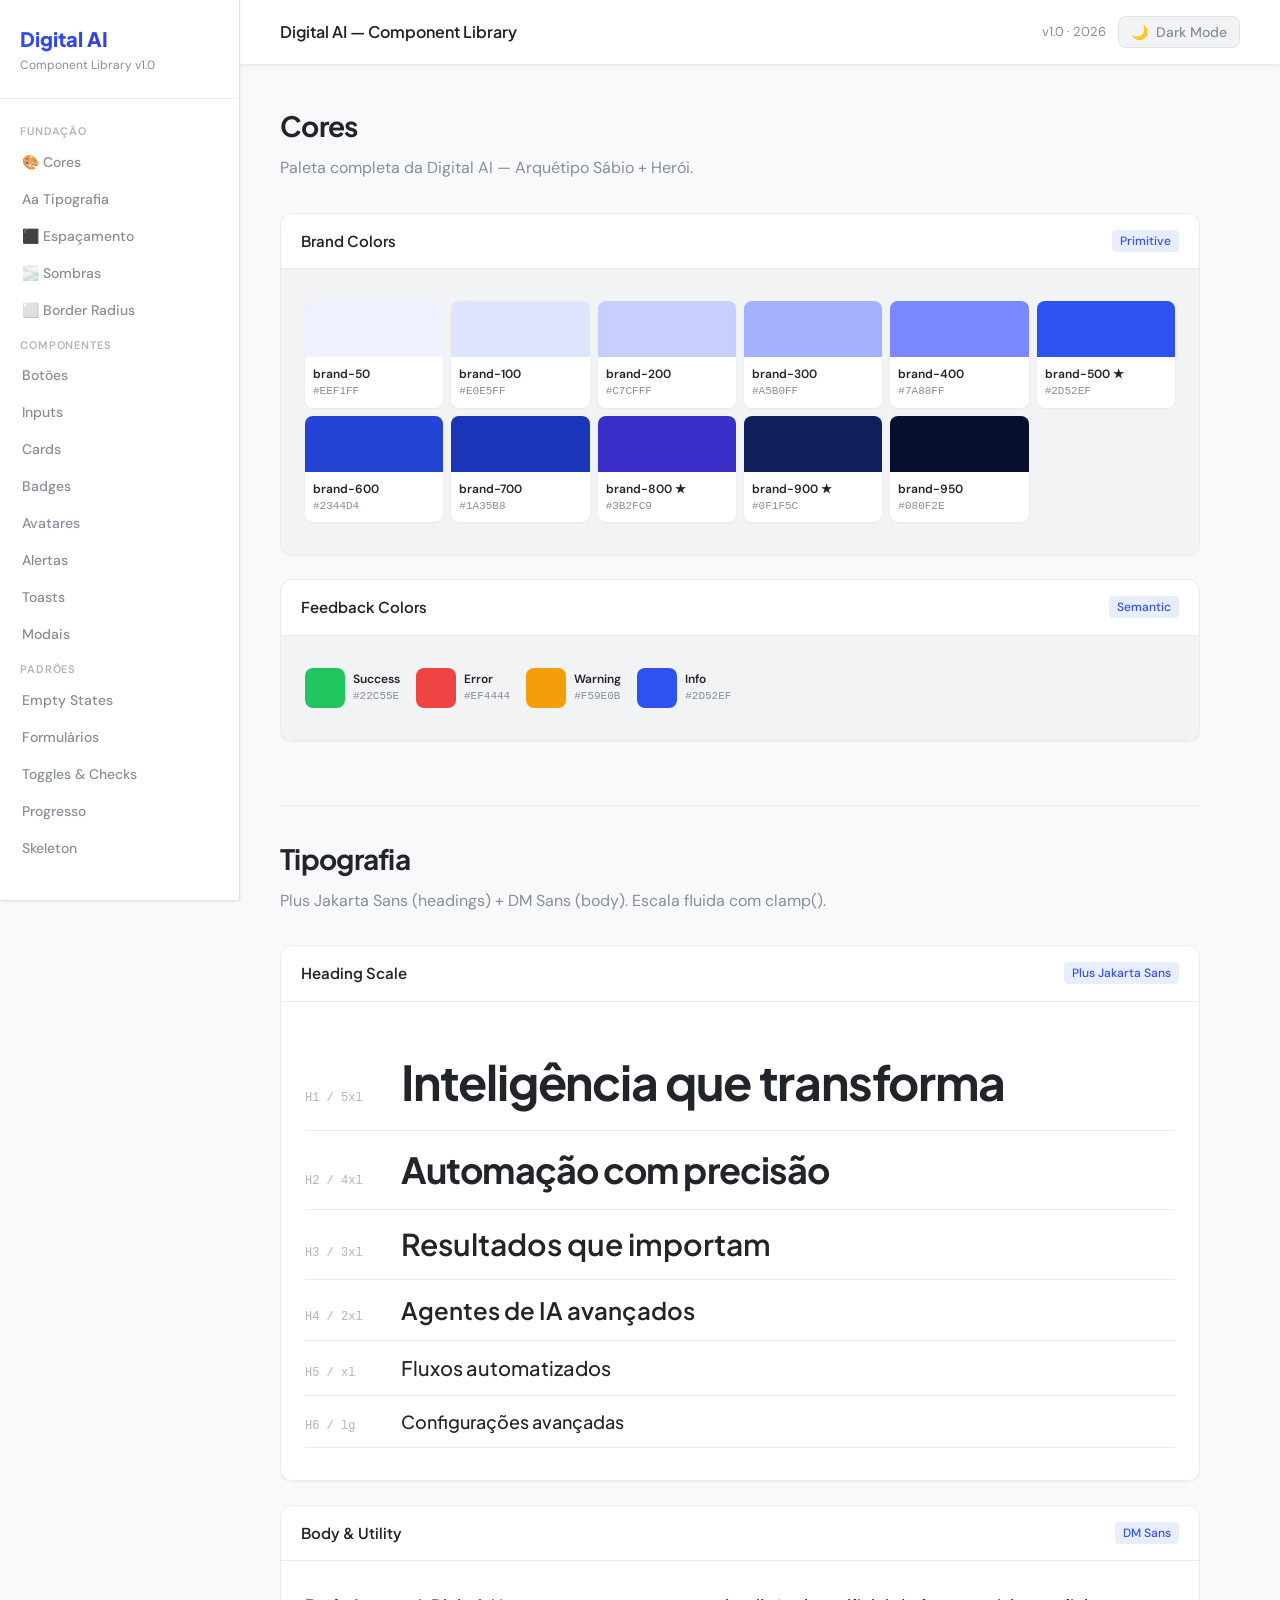
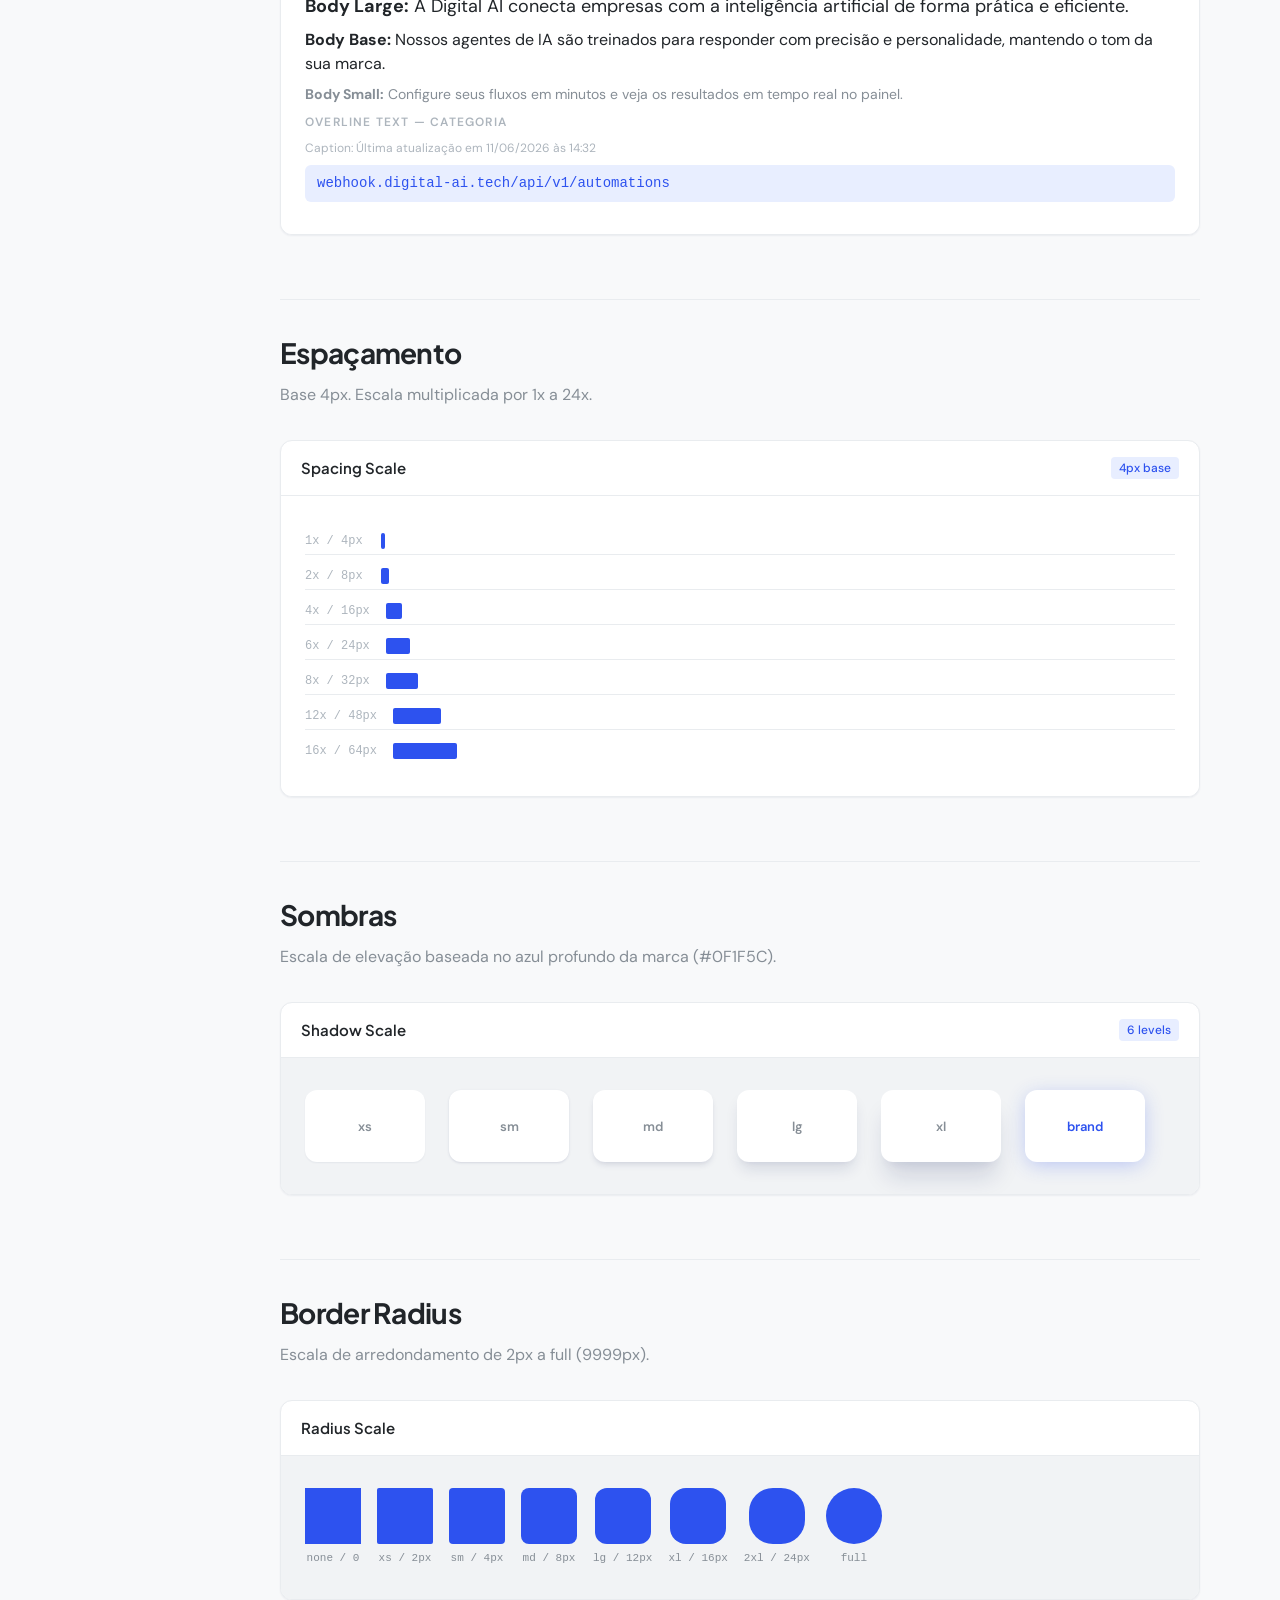
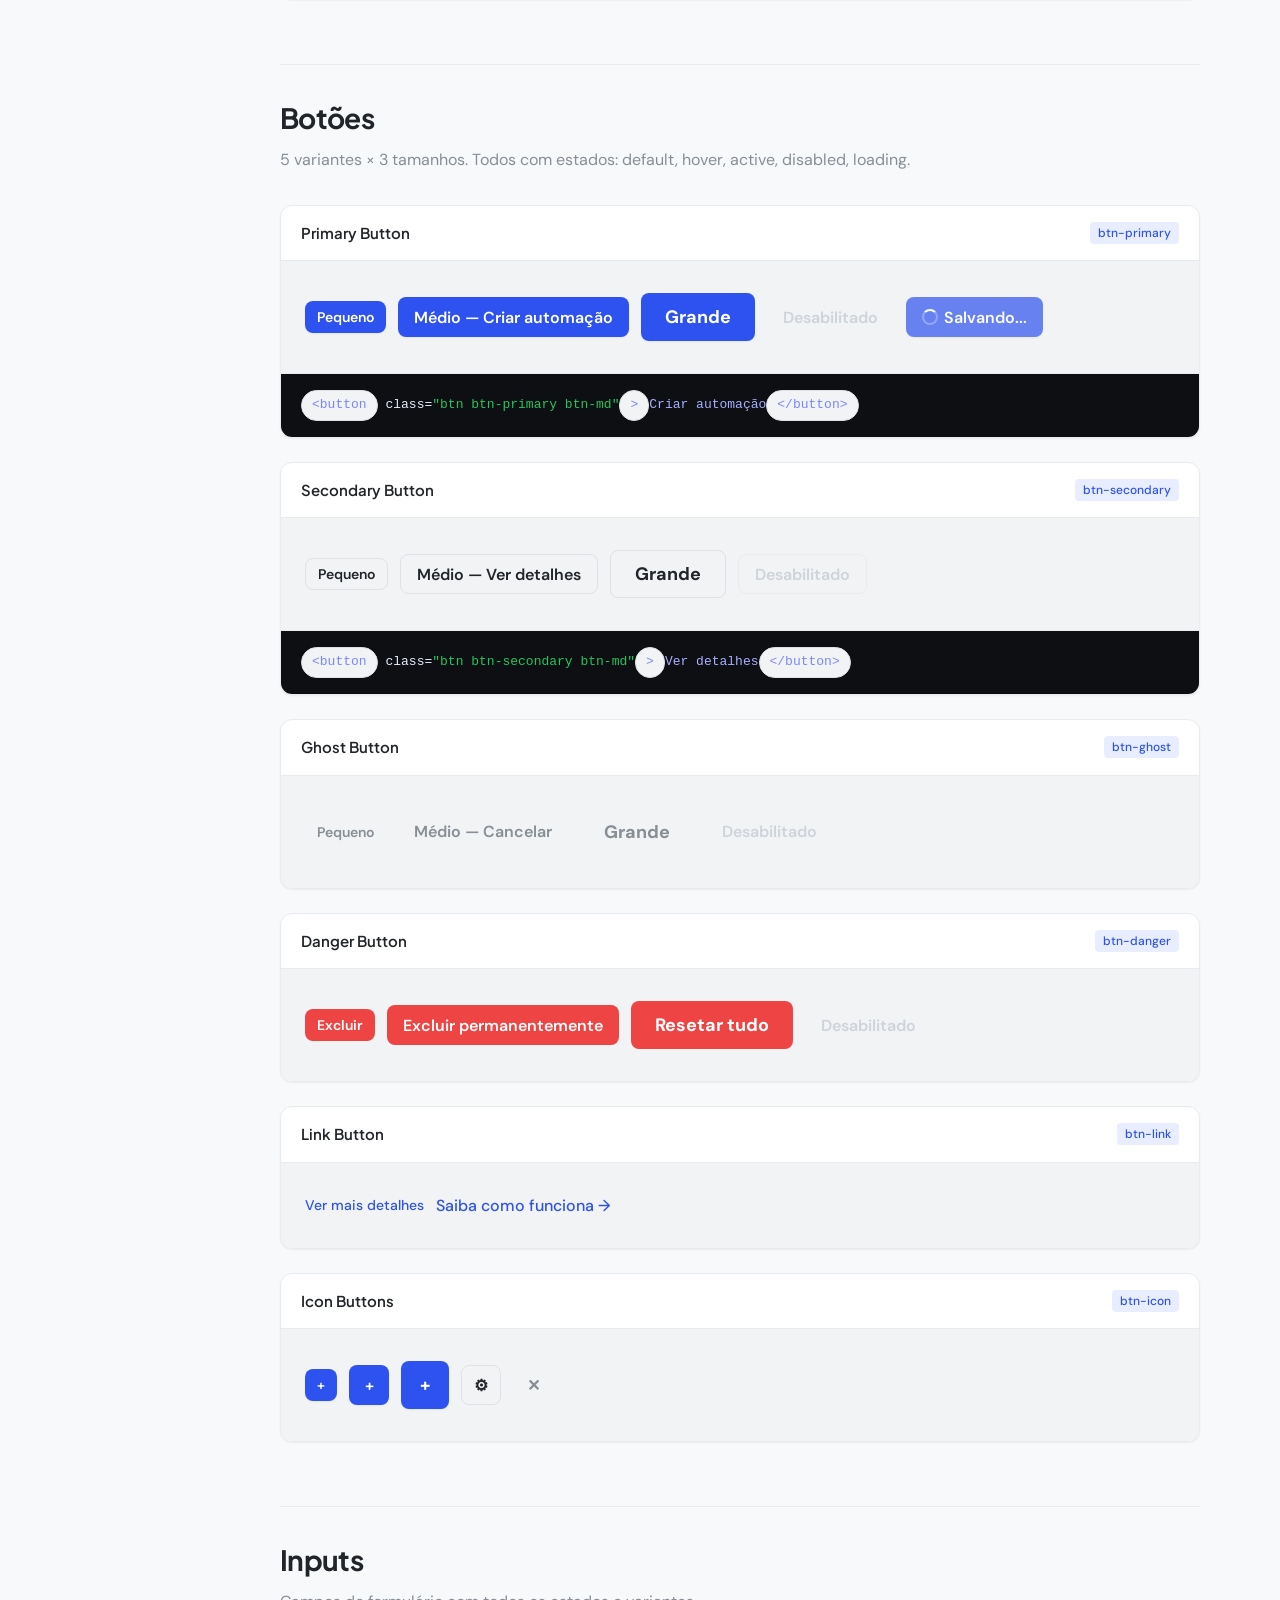
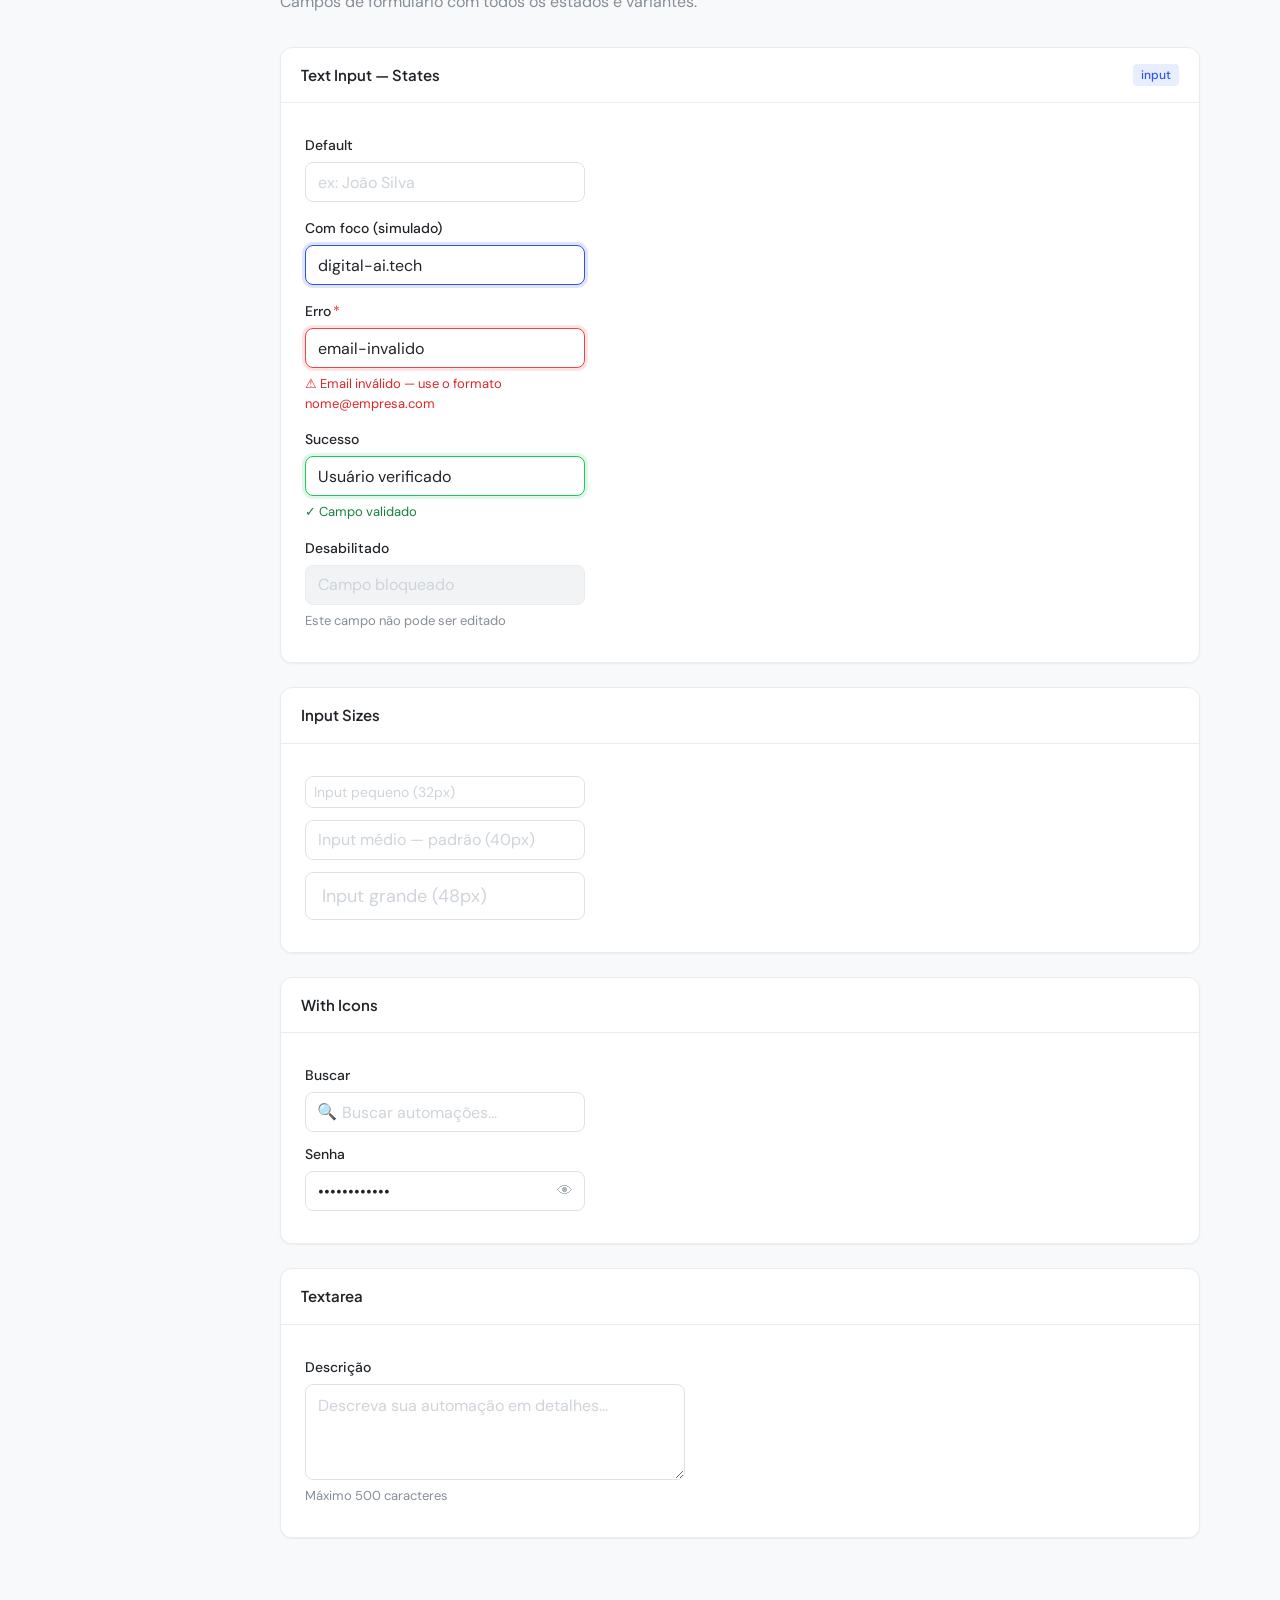
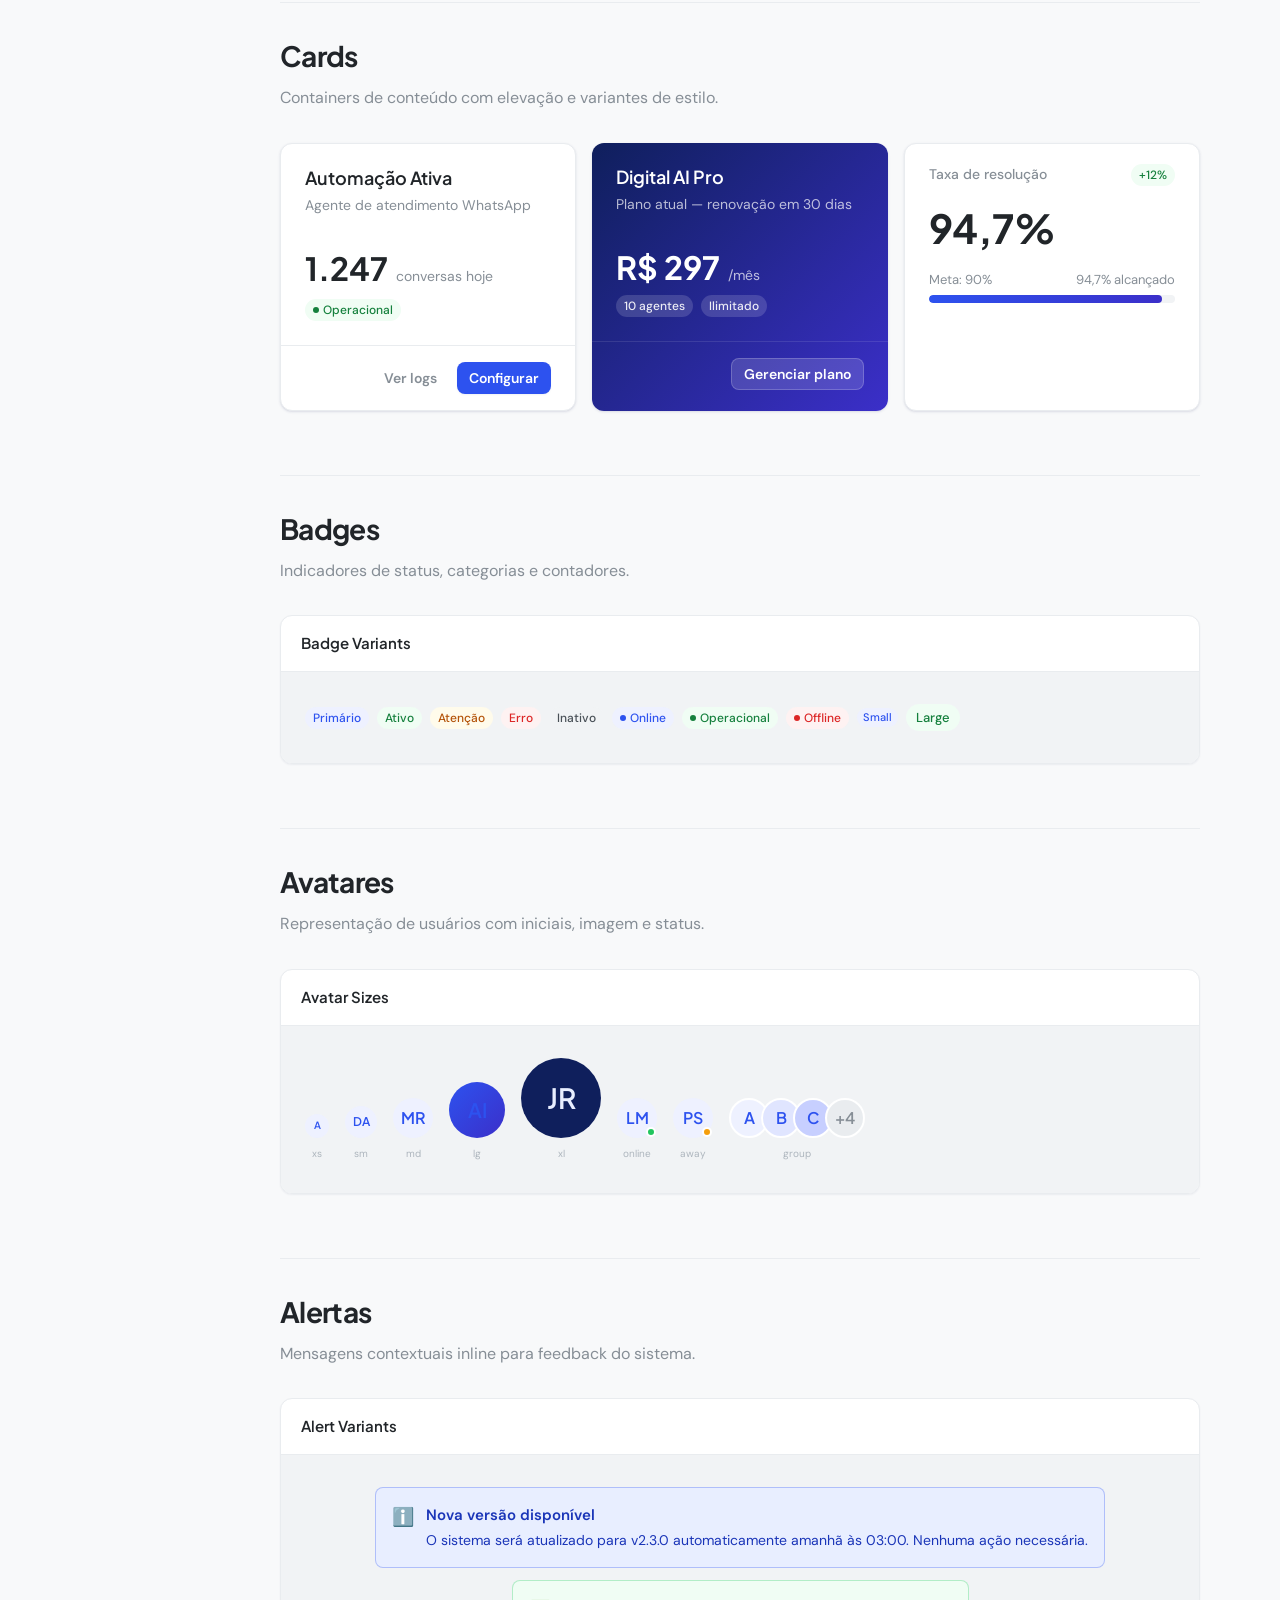
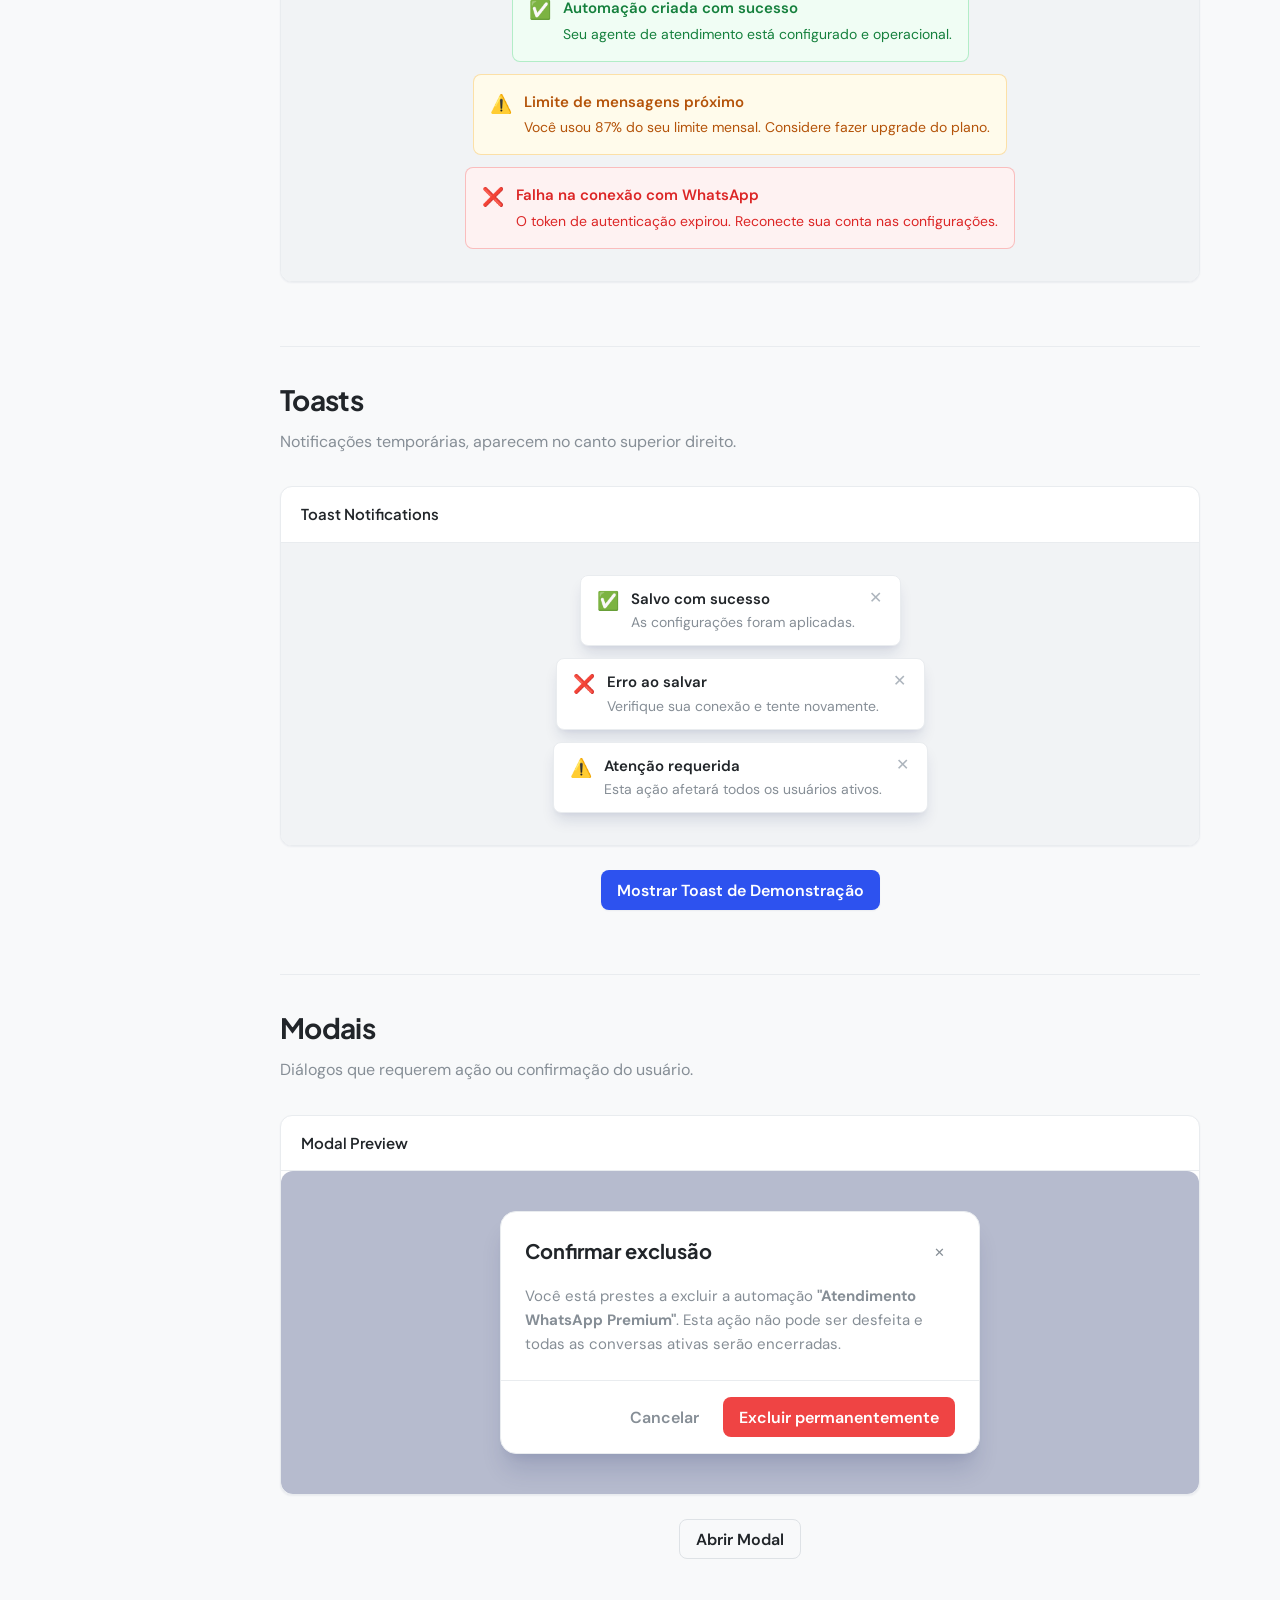
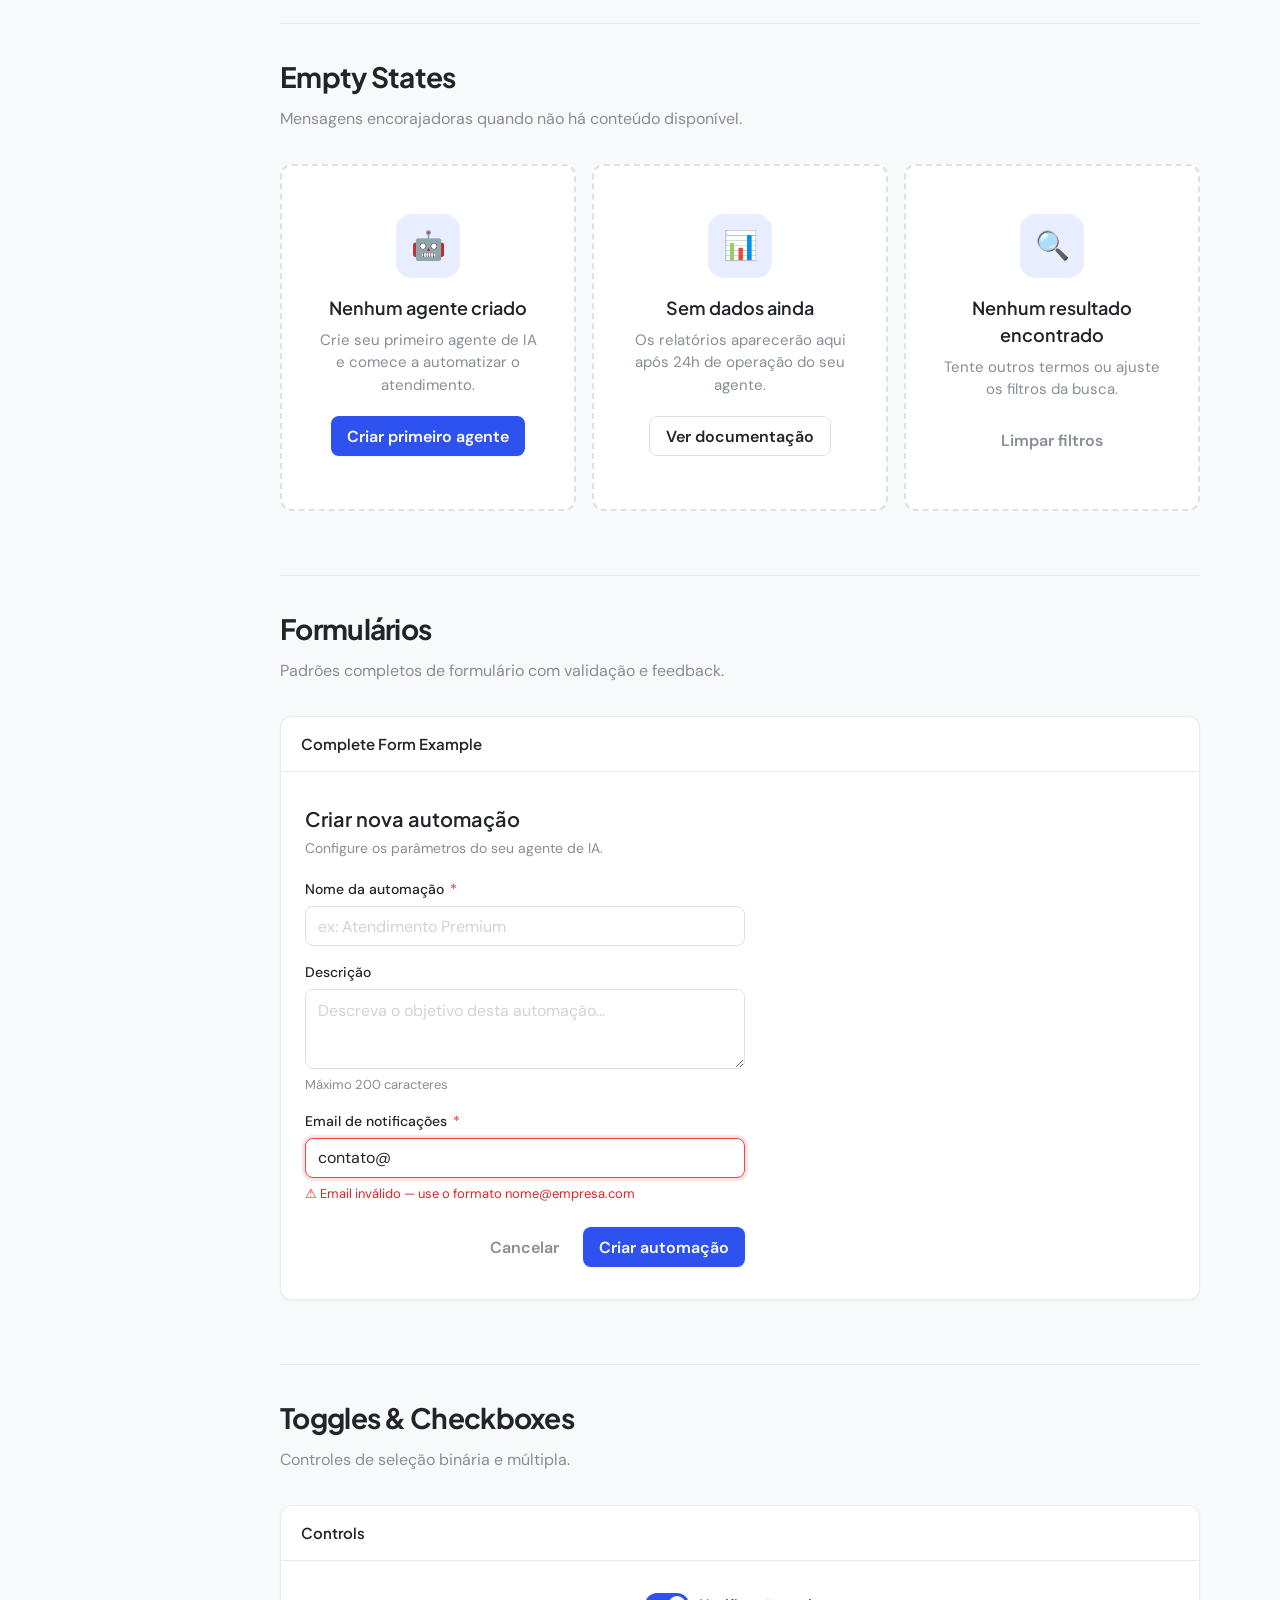
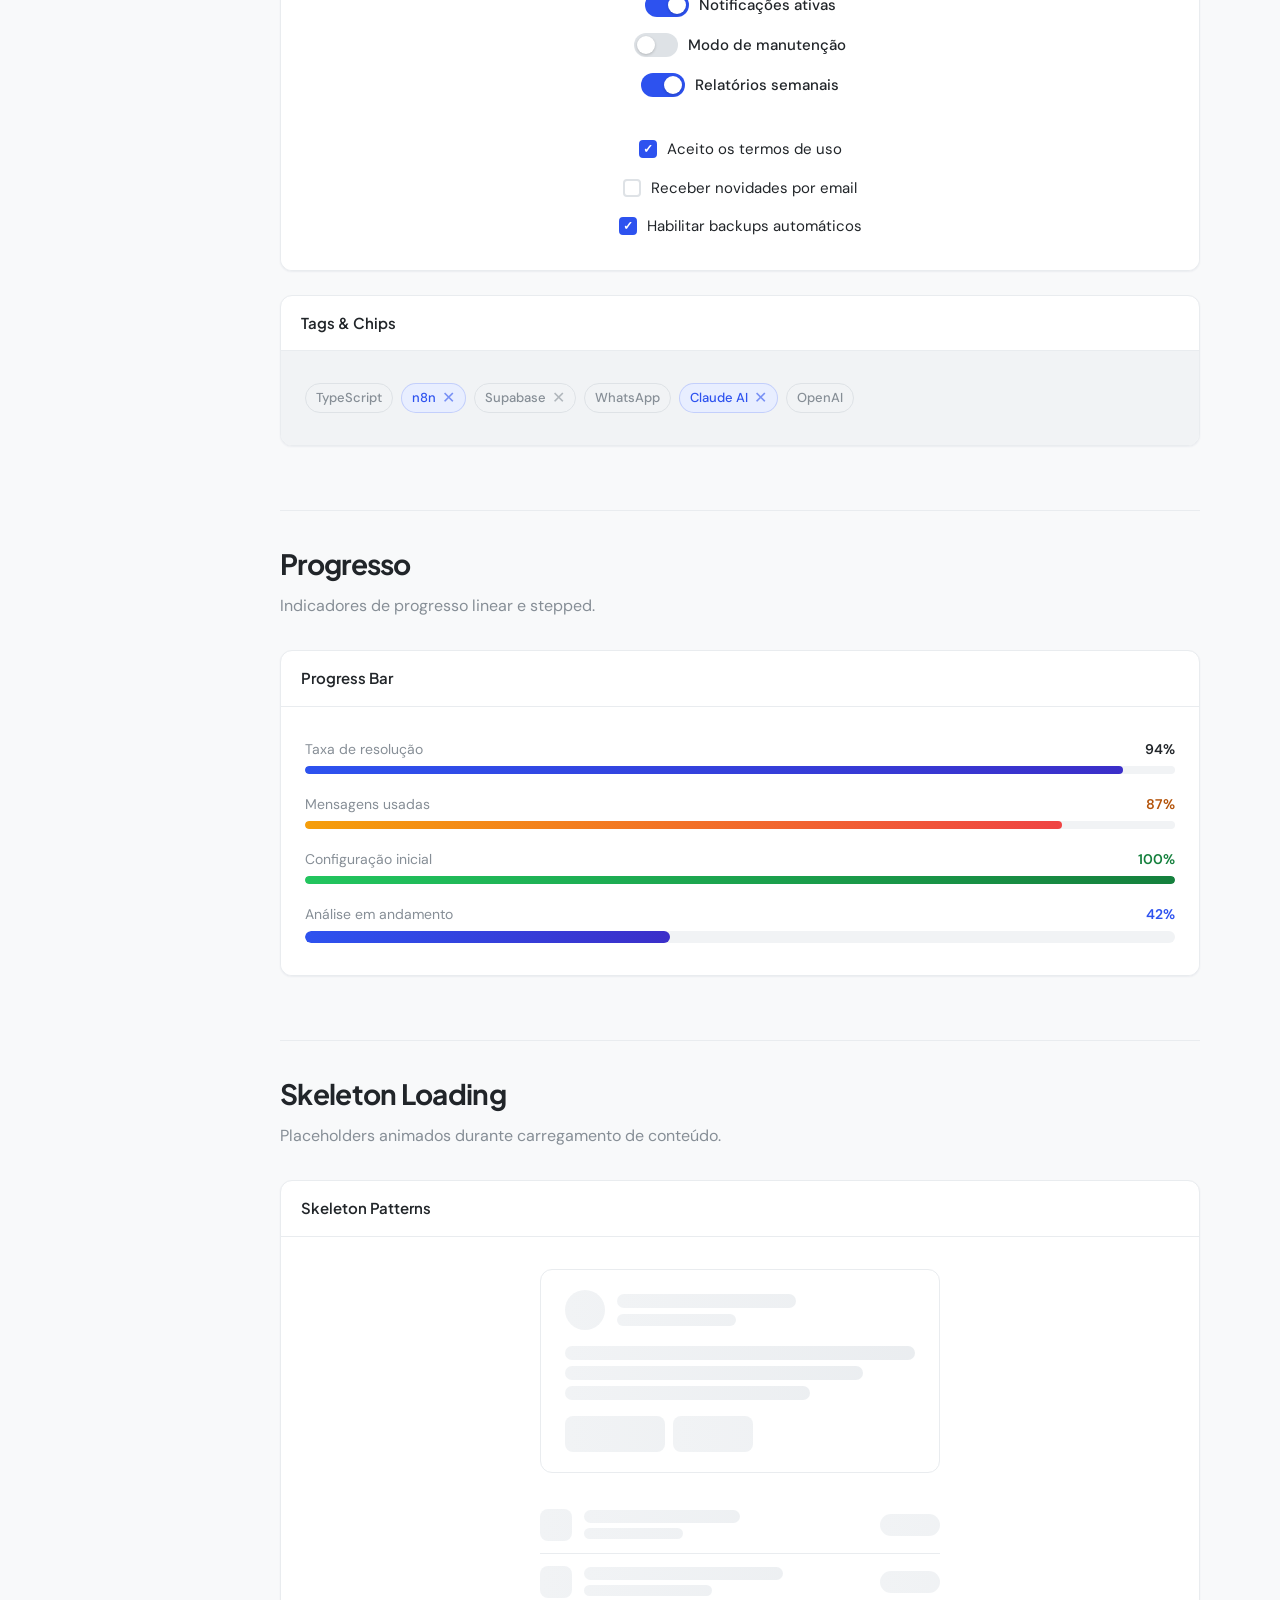
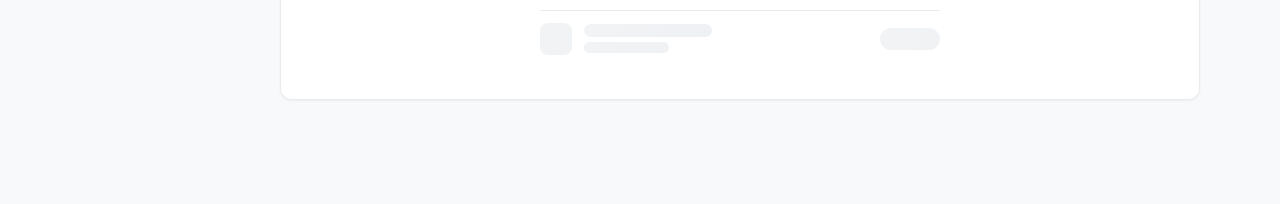
<file: design-system/docs/component-library.html>
<!DOCTYPE html>
<html lang="pt-BR" data-theme="light">
<head>
  <meta charset="UTF-8">
  <meta name="viewport" content="width=device-width, initial-scale=1.0">
  <title>Digital AI — Component Library</title>
  <link rel="preconnect" href="https://fonts.googleapis.com">
  <link rel="preconnect" href="https://fonts.gstatic.com" crossorigin>
  <link href="https://fonts.googleapis.com/css2?family=Plus+Jakarta+Sans:wght@400;500;600;700;800&family=DM+Sans:wght@400;500;600;700&display=swap" rel="stylesheet">
  <style>
    /* ── Design Tokens ── */
    :root {
      --color-brand-50: #EEF1FF;
      --color-brand-100: #E0E5FF;
      --color-brand-200: #C7CFFF;
      --color-brand-300: #A5B0FF;
      --color-brand-400: #7A88FF;
      --color-brand-500: #2D52EF;
      --color-brand-600: #2344D4;
      --color-brand-700: #1A35B8;
      --color-brand-800: #3B2FC9;
      --color-brand-900: #0F1F5C;
      --color-brand-950: #080F2E;
      --color-accent-100: #E8EEFF;
      --color-neutral-50: #F8F9FA;
      --color-neutral-100: #F1F3F5;
      --color-neutral-200: #E9ECEF;
      --color-neutral-300: #DEE2E6;
      --color-neutral-400: #CED4DA;
      --color-neutral-500: #ADB5BD;
      --color-neutral-600: #868E96;
      --color-neutral-700: #495057;
      --color-neutral-800: #343A40;
      --color-neutral-900: #212529;
      --color-feedback-success: #22C55E;
      --color-feedback-success-bg: #F0FDF4;
      --color-feedback-success-text: #15803D;
      --color-feedback-error: #EF4444;
      --color-feedback-error-bg: #FEF2F2;
      --color-feedback-error-text: #DC2626;
      --color-feedback-warning: #F59E0B;
      --color-feedback-warning-bg: #FFFBEB;
      --color-feedback-warning-text: #B45309;

      --text-primary: #212529;
      --text-secondary: #868E96;
      --text-tertiary: #ADB5BD;
      --text-disabled: #CED4DA;
      --text-inverse: #F8F9FA;
      --text-on-action: #FFFFFF;
      --text-brand: #2D52EF;
      --text-link: #2D52EF;

      --bg-page: #F8F9FA;
      --bg-primary: #FFFFFF;
      --bg-secondary: #F1F3F5;
      --bg-elevated: #FFFFFF;
      --bg-hover: #F1F3F5;
      --bg-active: #E9ECEF;
      --bg-brand: #0F1F5C;
      --bg-brand-subtle: #E8EEFF;

      --border-default: #DEE2E6;
      --border-subtle: #E9ECEF;
      --border-focus: #2D52EF;
      --border-error: #EF4444;

      --action-primary: #2D52EF;
      --action-primary-hover: #2344D4;
      --action-primary-active: #1A35B8;

      --font-heading: 'Plus Jakarta Sans', sans-serif;
      --font-body: 'DM Sans', sans-serif;
      --font-mono: 'JetBrains Mono', 'Fira Code', monospace;

      --spacing-1x: 4px; --spacing-2x: 8px; --spacing-3x: 12px;
      --spacing-4x: 16px; --spacing-5x: 20px; --spacing-6x: 24px;
      --spacing-8x: 32px; --spacing-10x: 40px; --spacing-12x: 48px;

      --border-radius-xs: 2px; --border-radius-sm: 4px; --border-radius-md: 8px;
      --border-radius-lg: 12px; --border-radius-xl: 16px; --border-radius-full: 9999px;

      --shadow-xs: 0px 1px 2px 0px rgba(15,31,92,0.06);
      --shadow-sm: 0px 1px 3px 0px rgba(15,31,92,0.10), 0px 1px 2px -1px rgba(15,31,92,0.10);
      --shadow-md: 0px 4px 6px -1px rgba(15,31,92,0.10), 0px 2px 4px -2px rgba(15,31,92,0.08);
      --shadow-lg: 0px 10px 15px -3px rgba(15,31,92,0.12), 0px 4px 6px -4px rgba(15,31,92,0.08);
      --shadow-xl: 0px 20px 25px -5px rgba(15,31,92,0.14), 0px 8px 10px -6px rgba(15,31,92,0.08);
      --shadow-brand: 0px 4px 20px -2px rgba(45,82,239,0.30);
      --shadow-brand-strong: 0px 8px 32px -4px rgba(45,82,239,0.40);

      --duration-fast: 100ms; --duration-normal: 200ms; --duration-slow: 300ms;
      --easing-default: cubic-bezier(0.4, 0, 0.2, 1);
      --easing-spring: cubic-bezier(0.34, 1.56, 0.64, 1);

      --sidebar-width: 240px;
    }

    [data-theme="dark"] {
      --text-primary: #F8F9FA;
      --text-secondary: #CED4DA;
      --text-tertiary: #ADB5BD;
      --text-disabled: #868E96;
      --text-brand: #A5B0FF;
      --text-link: #A5B0FF;

      --bg-page: #080F2E;
      --bg-primary: #0F1F5C;
      --bg-secondary: #0D1847;
      --bg-elevated: #1A2870;
      --bg-hover: rgba(45,82,239,0.10);
      --bg-active: rgba(45,82,239,0.15);
      --bg-brand-subtle: rgba(232,238,255,0.08);

      --border-default: rgba(255,255,255,0.12);
      --border-subtle: rgba(255,255,255,0.08);

      --shadow-sm: 0px 1px 3px 0px rgba(0,0,0,0.30);
      --shadow-md: 0px 4px 6px -1px rgba(0,0,0,0.30);
      --shadow-lg: 0px 10px 15px -3px rgba(0,0,0,0.40);
    }

    /* ── Reset & Base ── */
    *, *::before, *::after { box-sizing: border-box; margin: 0; padding: 0; }
    html { scroll-behavior: smooth; }
    body {
      font-family: var(--font-body);
      font-size: 1rem;
      line-height: 1.5;
      color: var(--text-primary);
      background: var(--bg-page);
      display: flex;
      min-height: 100vh;
    }

    /* ── Sidebar ── */
    .sidebar {
      width: var(--sidebar-width);
      min-height: 100vh;
      background: var(--bg-primary);
      border-right: 1px solid var(--border-default);
      padding: 24px 0;
      position: fixed;
      top: 0;
      left: 0;
      overflow-y: auto;
      z-index: 20;
      box-shadow: var(--shadow-sm);
    }
    .sidebar-logo {
      padding: 0 20px 24px;
      border-bottom: 1px solid var(--border-subtle);
      margin-bottom: 16px;
    }
    .sidebar-logo-text {
      font-family: var(--font-heading);
      font-weight: 800;
      font-size: 1.25rem;
      background: linear-gradient(135deg, #2D52EF, #3B2FC9);
      -webkit-background-clip: text;
      -webkit-text-fill-color: transparent;
      background-clip: text;
    }
    .sidebar-logo-sub {
      font-size: 0.75rem;
      color: var(--text-secondary);
      margin-top: 2px;
    }
    .sidebar-section {
      padding: 8px 20px 4px;
      font-size: 0.6875rem;
      font-weight: 600;
      letter-spacing: 0.08em;
      text-transform: uppercase;
      color: var(--text-tertiary);
    }
    .sidebar-nav a {
      display: flex;
      align-items: center;
      gap: 8px;
      padding: 8px 20px;
      font-size: 0.875rem;
      font-weight: 500;
      color: var(--text-secondary);
      text-decoration: none;
      border-radius: 0;
      transition: all var(--duration-fast) var(--easing-default);
      border-left: 2px solid transparent;
    }
    .sidebar-nav a:hover {
      color: var(--text-brand);
      background: var(--bg-hover);
      border-left-color: var(--color-brand-300);
    }
    .sidebar-nav a.active {
      color: var(--text-brand);
      background: var(--bg-brand-subtle);
      border-left-color: var(--color-brand-500);
      font-weight: 600;
    }

    /* ── Main Content ── */
    .main {
      margin-left: var(--sidebar-width);
      flex: 1;
      padding: 0;
    }

    /* ── Header ── */
    .header {
      position: sticky;
      top: 0;
      background: var(--bg-primary);
      border-bottom: 1px solid var(--border-subtle);
      padding: 16px 40px;
      display: flex;
      align-items: center;
      justify-content: space-between;
      z-index: 10;
      box-shadow: var(--shadow-xs);
    }
    .header-title {
      font-family: var(--font-heading);
      font-size: 1rem;
      font-weight: 600;
      color: var(--text-primary);
    }
    .header-actions { display: flex; align-items: center; gap: 12px; }

    /* Theme Toggle */
    .theme-toggle {
      display: flex;
      align-items: center;
      gap: 8px;
      padding: 6px 12px;
      border-radius: 8px;
      border: 1px solid var(--border-default);
      background: var(--bg-secondary);
      cursor: pointer;
      font-size: 0.875rem;
      font-weight: 500;
      color: var(--text-secondary);
      transition: all var(--duration-fast) var(--easing-default);
      font-family: var(--font-body);
    }
    .theme-toggle:hover {
      border-color: var(--color-brand-500);
      color: var(--text-brand);
    }

    /* ── Content ── */
    .content { padding: 40px; max-width: 1000px; }

    /* ── Section ── */
    .section { margin-bottom: 64px; }
    .section-header { margin-bottom: 32px; }
    .section-title {
      font-family: var(--font-heading);
      font-size: 1.75rem;
      font-weight: 700;
      color: var(--text-primary);
      letter-spacing: -0.025em;
      margin-bottom: 8px;
    }
    .section-desc {
      font-size: 1rem;
      color: var(--text-secondary);
      line-height: 1.6;
    }
    .section-divider {
      height: 1px;
      background: var(--border-subtle);
      margin: 32px 0;
    }

    /* ── Component Block ── */
    .component-block {
      background: var(--bg-primary);
      border: 1px solid var(--border-subtle);
      border-radius: var(--border-radius-lg);
      overflow: hidden;
      margin-bottom: 24px;
      box-shadow: var(--shadow-xs);
    }
    .component-header {
      padding: 16px 20px;
      border-bottom: 1px solid var(--border-subtle);
      display: flex;
      align-items: center;
      justify-content: space-between;
    }
    .component-name {
      font-family: var(--font-heading);
      font-size: 0.9375rem;
      font-weight: 600;
      color: var(--text-primary);
    }
    .component-tag {
      font-size: 0.75rem;
      font-weight: 500;
      padding: 2px 8px;
      border-radius: 4px;
      background: var(--bg-brand-subtle);
      color: var(--text-brand);
    }
    .component-preview {
      padding: 32px 24px;
      display: flex;
      flex-wrap: wrap;
      gap: 12px;
      align-items: center;
      background: var(--bg-secondary);
      position: relative;
    }
    .component-preview.dark-bg {
      background: var(--color-brand-900);
    }
    .component-code {
      padding: 16px 20px;
      background: #0D0F12;
      border-top: 1px solid var(--border-subtle);
    }
    .component-code pre {
      font-family: var(--font-mono);
      font-size: 0.8125rem;
      color: #A5B0FF;
      line-height: 1.6;
      overflow-x: auto;
    }
    .component-code .tag { color: #7A88FF; }
    .component-code .attr { color: #E8EEFF; }
    .component-code .val { color: #22C55E; }

    /* ── Buttons ── */
    .btn {
      display: inline-flex;
      align-items: center;
      justify-content: center;
      gap: 6px;
      border: none;
      cursor: pointer;
      font-family: var(--font-body);
      font-weight: 600;
      border-radius: var(--border-radius-md);
      transition: all var(--duration-fast) var(--easing-default);
      text-decoration: none;
      white-space: nowrap;
      outline: none;
      position: relative;
    }
    .btn:focus-visible { outline: 3px solid var(--border-focus); outline-offset: 2px; }

    /* Sizes */
    .btn-sm { height: 32px; padding: 0 12px; font-size: 0.875rem; }
    .btn-md { height: 40px; padding: 0 16px; font-size: 1rem; }
    .btn-lg { height: 48px; padding: 0 24px; font-size: 1.125rem; font-weight: 700; }

    /* Primary */
    .btn-primary {
      background: var(--action-primary);
      color: #FFFFFF;
      box-shadow: var(--shadow-xs);
    }
    .btn-primary:hover {
      background: var(--action-primary-hover);
      box-shadow: var(--shadow-brand);
      transform: translateY(-1px);
    }
    .btn-primary:active { background: var(--action-primary-active); transform: translateY(0); }
    .btn-primary:disabled { background: var(--color-neutral-100); color: var(--color-neutral-400); cursor: not-allowed; box-shadow: none; transform: none; }

    /* Secondary */
    .btn-secondary {
      background: transparent;
      color: var(--text-primary);
      border: 1px solid var(--border-default);
    }
    .btn-secondary:hover {
      background: rgba(45,82,239,0.06);
      border-color: var(--color-brand-500);
      color: var(--color-brand-500);
    }
    .btn-secondary:active { background: rgba(45,82,239,0.12); }
    .btn-secondary:disabled { color: var(--text-disabled); border-color: var(--border-subtle); cursor: not-allowed; }

    /* Ghost */
    .btn-ghost {
      background: transparent;
      color: var(--text-secondary);
    }
    .btn-ghost:hover { background: var(--bg-hover); color: var(--text-primary); }
    .btn-ghost:active { background: var(--bg-active); }
    .btn-ghost:disabled { color: var(--text-disabled); cursor: not-allowed; }

    /* Danger */
    .btn-danger {
      background: #EF4444;
      color: #FFFFFF;
    }
    .btn-danger:hover { background: #DC2626; box-shadow: 0 4px 14px rgba(239,68,68,0.35); transform: translateY(-1px); }
    .btn-danger:active { background: #B91C1C; transform: translateY(0); }
    .btn-danger:disabled { background: var(--color-neutral-100); color: var(--text-disabled); cursor: not-allowed; }

    /* Link */
    .btn-link {
      background: transparent;
      color: var(--text-brand);
      padding: 0;
      height: auto;
      font-weight: 500;
    }
    .btn-link:hover { text-decoration: underline; }

    /* Icon button */
    .btn-icon { width: 40px; height: 40px; padding: 0; border-radius: var(--border-radius-md); }
    .btn-icon.btn-sm { width: 32px; height: 32px; }
    .btn-icon.btn-lg { width: 48px; height: 48px; }

    /* Loading state */
    .btn-loading { pointer-events: none; opacity: 0.7; }
    .spinner {
      width: 16px; height: 16px;
      border: 2px solid rgba(255,255,255,0.3);
      border-top-color: white;
      border-radius: 50%;
      animation: spin 0.8s linear infinite;
    }
    @keyframes spin { to { transform: rotate(360deg); } }

    /* ── Inputs ── */
    .form-group { display: flex; flex-direction: column; gap: 6px; width: 280px; }
    .form-label {
      font-size: 0.875rem;
      font-weight: 500;
      color: var(--text-primary);
    }
    .form-label .required { color: #EF4444; margin-left: 2px; }
    .input {
      height: 40px;
      padding: 0 12px;
      border: 1px solid var(--border-default);
      border-radius: var(--border-radius-md);
      background: var(--bg-primary);
      color: var(--text-primary);
      font-family: var(--font-body);
      font-size: 1rem;
      outline: none;
      transition: border-color var(--duration-fast) var(--easing-default),
                  box-shadow var(--duration-fast) var(--easing-default);
      width: 100%;
    }
    .input::placeholder { color: var(--text-disabled); }
    .input:hover { border-color: var(--color-neutral-500); }
    .input:focus {
      border-color: var(--border-focus);
      box-shadow: 0 0 0 3px rgba(45,82,239,0.15);
    }
    .input:disabled {
      background: var(--bg-secondary);
      color: var(--text-disabled);
      cursor: not-allowed;
      border-color: var(--border-subtle);
    }
    .input.input-error {
      border-color: var(--border-error);
      box-shadow: 0 0 0 3px rgba(239,68,68,0.15);
    }
    .input.input-success {
      border-color: var(--color-feedback-success);
      box-shadow: 0 0 0 3px rgba(34,197,94,0.15);
    }
    .input-sm { height: 32px; padding: 0 8px; font-size: 0.875rem; }
    .input-lg { height: 48px; padding: 0 16px; font-size: 1.125rem; }
    .form-hint {
      font-size: 0.8125rem;
      color: var(--text-secondary);
    }
    .form-error {
      font-size: 0.8125rem;
      color: var(--color-feedback-error-text);
      display: flex;
      align-items: center;
      gap: 4px;
    }
    .input-wrapper {
      position: relative;
      display: flex;
      align-items: center;
    }
    .input-icon-left { position: absolute; left: 12px; color: var(--text-tertiary); pointer-events: none; }
    .input-icon-right { position: absolute; right: 12px; color: var(--text-tertiary); }
    .input-with-icon-left { padding-left: 36px; }
    .input-with-icon-right { padding-right: 36px; }

    /* Textarea */
    .textarea {
      padding: 10px 12px;
      height: auto;
      min-height: 96px;
      resize: vertical;
    }

    /* ── Cards ── */
    .card {
      background: var(--bg-primary);
      border: 1px solid var(--border-subtle);
      border-radius: var(--border-radius-lg);
      box-shadow: var(--shadow-sm);
      overflow: hidden;
      transition: box-shadow var(--duration-normal) var(--easing-default),
                  transform var(--duration-normal) var(--easing-default);
    }
    .card:hover { box-shadow: var(--shadow-md); transform: translateY(-2px); }
    .card-header {
      padding: 20px 24px 0;
    }
    .card-body { padding: 16px 24px 24px; }
    .card-footer {
      padding: 16px 24px;
      border-top: 1px solid var(--border-subtle);
      display: flex;
      align-items: center;
      justify-content: flex-end;
      gap: 8px;
    }
    .card-title {
      font-family: var(--font-heading);
      font-size: 1.125rem;
      font-weight: 600;
      color: var(--text-primary);
      margin-bottom: 4px;
    }
    .card-subtitle {
      font-size: 0.875rem;
      color: var(--text-secondary);
    }
    .card-brand {
      background: linear-gradient(135deg, var(--color-brand-900), var(--color-brand-800));
      color: white;
      border: none;
    }
    .card-brand .card-title { color: white; }
    .card-brand .card-subtitle { color: rgba(255,255,255,0.7); }
    .card-metric {
      display: flex;
      align-items: baseline;
      gap: 8px;
      margin: 12px 0 4px;
    }
    .metric-value {
      font-family: var(--font-heading);
      font-size: 2rem;
      font-weight: 700;
      color: var(--text-primary);
    }
    .metric-label { font-size: 0.875rem; color: var(--text-secondary); }

    /* ── Badges ── */
    .badge {
      display: inline-flex;
      align-items: center;
      gap: 4px;
      padding: 2px 8px;
      border-radius: var(--border-radius-full);
      font-size: 0.75rem;
      font-weight: 500;
      line-height: 1.5;
    }
    .badge-sm { font-size: 0.6875rem; padding: 1px 6px; }
    .badge-lg { font-size: 0.8125rem; padding: 4px 10px; }
    .badge-primary { background: #EEF1FF; color: #2D52EF; }
    .badge-success { background: var(--color-feedback-success-bg); color: var(--color-feedback-success-text); }
    .badge-warning { background: var(--color-feedback-warning-bg); color: var(--color-feedback-warning-text); }
    .badge-error { background: var(--color-feedback-error-bg); color: var(--color-feedback-error-text); }
    .badge-neutral { background: var(--color-neutral-100); color: var(--color-neutral-700); }
    .badge-dot::before {
      content: '';
      width: 6px; height: 6px;
      border-radius: 50%;
      background: currentColor;
      display: inline-block;
      flex-shrink: 0;
    }

    /* ── Avatars ── */
    .avatar {
      display: inline-flex;
      align-items: center;
      justify-content: center;
      border-radius: 50%;
      font-family: var(--font-heading);
      font-weight: 600;
      background: #EEF1FF;
      color: #2D52EF;
      overflow: hidden;
      flex-shrink: 0;
    }
    .avatar-xs { width: 24px; height: 24px; font-size: 0.625rem; }
    .avatar-sm { width: 32px; height: 32px; font-size: 0.75rem; }
    .avatar-md { width: 40px; height: 40px; font-size: 1rem; }
    .avatar-lg { width: 56px; height: 56px; font-size: 1.25rem; }
    .avatar-xl { width: 80px; height: 80px; font-size: 1.75rem; }
    .avatar img { width: 100%; height: 100%; object-fit: cover; }
    .avatar-group { display: flex; }
    .avatar-group .avatar { border: 2px solid var(--bg-primary); margin-left: -8px; }
    .avatar-group .avatar:first-child { margin-left: 0; }
    .avatar-status {
      position: relative;
      display: inline-flex;
    }
    .status-dot {
      position: absolute;
      bottom: 1px; right: 1px;
      width: 10px; height: 10px;
      border-radius: 50%;
      border: 2px solid var(--bg-primary);
    }
    .status-online { background: var(--color-feedback-success); }
    .status-away { background: var(--color-feedback-warning); }
    .status-offline { background: var(--color-neutral-400); }

    /* ── Alerts ── */
    .alert {
      display: flex;
      gap: 12px;
      padding: 16px;
      border-radius: var(--border-radius-md);
      border: 1px solid;
    }
    .alert-icon { flex-shrink: 0; font-size: 1.125rem; line-height: 1.5; }
    .alert-content { flex: 1; }
    .alert-title { font-weight: 600; margin-bottom: 4px; font-size: 0.9375rem; }
    .alert-desc { font-size: 0.875rem; line-height: 1.5; }
    .alert-info { background: var(--color-feedback-info-bg, #E8EEFF); border-color: rgba(45,82,239,0.3); color: #1A35B8; }
    .alert-success { background: var(--color-feedback-success-bg); border-color: rgba(34,197,94,0.3); color: var(--color-feedback-success-text); }
    .alert-warning { background: var(--color-feedback-warning-bg); border-color: rgba(245,158,11,0.3); color: var(--color-feedback-warning-text); }
    .alert-error { background: var(--color-feedback-error-bg); border-color: rgba(239,68,68,0.3); color: var(--color-feedback-error-text); }

    /* ── Toasts ── */
    .toast {
      display: flex;
      align-items: flex-start;
      gap: 12px;
      padding: 12px 16px;
      border-radius: var(--border-radius-md);
      background: var(--bg-elevated);
      box-shadow: var(--shadow-lg);
      border: 1px solid var(--border-subtle);
      min-width: 280px;
      max-width: 380px;
      pointer-events: all;
    }
    .toast-icon { font-size: 1.125rem; flex-shrink: 0; }
    .toast-body { flex: 1; }
    .toast-title { font-weight: 600; font-size: 0.9375rem; color: var(--text-primary); }
    .toast-message { font-size: 0.875rem; color: var(--text-secondary); margin-top: 2px; }
    .toast-close {
      background: none; border: none; cursor: pointer;
      color: var(--text-tertiary); padding: 2px;
      border-radius: 4px; font-size: 1rem; line-height: 1;
    }
    .toast-close:hover { color: var(--text-primary); background: var(--bg-hover); }

    /* ── Modal (Preview) ── */
    .modal-preview-backdrop {
      background: rgba(15,31,92,0.3);
      border-radius: var(--border-radius-lg);
      padding: 40px;
      display: flex;
      align-items: center;
      justify-content: center;
    }
    .modal {
      background: var(--bg-primary);
      border-radius: var(--border-radius-xl);
      box-shadow: var(--shadow-xl);
      width: 100%;
      max-width: 480px;
      overflow: hidden;
      border: 1px solid var(--border-subtle);
    }
    .modal-header {
      padding: 24px 24px 0;
      display: flex;
      align-items: flex-start;
      justify-content: space-between;
    }
    .modal-title {
      font-family: var(--font-heading);
      font-size: 1.25rem;
      font-weight: 700;
      color: var(--text-primary);
    }
    .modal-close {
      background: none; border: none; cursor: pointer;
      width: 32px; height: 32px;
      border-radius: var(--border-radius-md);
      display: flex; align-items: center; justify-content: center;
      color: var(--text-secondary);
      transition: all var(--duration-fast) var(--easing-default);
    }
    .modal-close:hover { background: var(--bg-hover); color: var(--text-primary); }
    .modal-body { padding: 16px 24px 24px; }
    .modal-body p { font-size: 0.9375rem; color: var(--text-secondary); line-height: 1.6; }
    .modal-footer {
      padding: 16px 24px;
      border-top: 1px solid var(--border-subtle);
      display: flex;
      gap: 8px;
      justify-content: flex-end;
    }

    /* ── Empty State ── */
    .empty-state {
      text-align: center;
      padding: 48px 32px;
      background: var(--bg-primary);
      border-radius: var(--border-radius-lg);
      border: 2px dashed var(--border-default);
    }
    .empty-icon {
      width: 64px; height: 64px;
      border-radius: var(--border-radius-xl);
      background: var(--bg-brand-subtle);
      display: flex; align-items: center; justify-content: center;
      font-size: 1.75rem;
      margin: 0 auto 16px;
    }
    .empty-title {
      font-family: var(--font-heading);
      font-size: 1.125rem;
      font-weight: 600;
      color: var(--text-primary);
      margin-bottom: 8px;
    }
    .empty-desc {
      font-size: 0.9375rem;
      color: var(--text-secondary);
      margin-bottom: 20px;
      max-width: 320px;
      margin-left: auto; margin-right: auto;
    }

    /* ── Tags & Chips ── */
    .tag {
      display: inline-flex;
      align-items: center;
      gap: 6px;
      padding: 4px 10px;
      border-radius: var(--border-radius-full);
      font-size: 0.8125rem;
      font-weight: 500;
      background: var(--bg-secondary);
      color: var(--text-secondary);
      border: 1px solid var(--border-default);
      cursor: default;
    }
    .tag-close {
      background: none; border: none; cursor: pointer;
      color: inherit; opacity: 0.6; font-size: 1rem; line-height: 1;
      padding: 0;
    }
    .tag-close:hover { opacity: 1; }
    .tag-brand { background: var(--bg-brand-subtle); color: var(--text-brand); border-color: rgba(45,82,239,0.2); }

    /* ── Progress ── */
    .progress-bar-outer {
      height: 8px;
      background: var(--bg-secondary);
      border-radius: var(--border-radius-full);
      overflow: hidden;
      width: 100%;
    }
    .progress-bar-inner {
      height: 100%;
      background: linear-gradient(90deg, var(--color-brand-500), var(--color-brand-800));
      border-radius: var(--border-radius-full);
      transition: width var(--duration-slow) var(--easing-default);
    }
    .progress-label {
      display: flex;
      justify-content: space-between;
      font-size: 0.8125rem;
      color: var(--text-secondary);
      margin-bottom: 6px;
    }

    /* ── Toggle ── */
    .toggle-wrapper {
      display: flex;
      align-items: center;
      gap: 10px;
      cursor: pointer;
    }
    .toggle {
      position: relative;
      width: 44px; height: 24px;
      border-radius: var(--border-radius-full);
      background: var(--color-neutral-300);
      border: none;
      cursor: pointer;
      transition: background var(--duration-fast) var(--easing-default);
      flex-shrink: 0;
    }
    .toggle::after {
      content: '';
      position: absolute;
      width: 18px; height: 18px;
      border-radius: 50%;
      background: white;
      top: 3px; left: 3px;
      transition: transform var(--duration-fast) var(--easing-spring);
      box-shadow: 0 1px 3px rgba(0,0,0,0.2);
    }
    .toggle.on { background: var(--color-brand-500); }
    .toggle.on::after { transform: translateX(20px); }
    .toggle-label { font-size: 0.9375rem; color: var(--text-primary); font-weight: 500; }

    /* ── Checkbox ── */
    .checkbox-wrapper {
      display: flex; align-items: center; gap: 10px; cursor: pointer;
    }
    .checkbox {
      width: 18px; height: 18px;
      border: 2px solid var(--border-default);
      border-radius: var(--border-radius-sm);
      background: var(--bg-primary);
      display: flex; align-items: center; justify-content: center;
      transition: all var(--duration-fast) var(--easing-default);
      flex-shrink: 0;
    }
    .checkbox.checked { background: var(--action-primary); border-color: var(--action-primary); }
    .checkbox.checked::after { content: '✓'; color: white; font-size: 0.75rem; font-weight: 700; }

    /* ── Skeleton ── */
    @keyframes shimmer {
      0% { background-position: -400px 0; }
      100% { background-position: 400px 0; }
    }
    .skeleton {
      background: linear-gradient(90deg, var(--bg-secondary) 0%, var(--bg-active) 50%, var(--bg-secondary) 100%);
      background-size: 800px 100%;
      animation: shimmer 1.5s infinite;
      border-radius: var(--border-radius-md);
    }

    /* ── Divider ── */
    .divider { height: 1px; background: var(--border-subtle); margin: 24px 0; }
    .divider-label {
      display: flex; align-items: center; gap: 12px;
      color: var(--text-tertiary); font-size: 0.8125rem;
    }
    .divider-label::before, .divider-label::after {
      content: ''; flex: 1; height: 1px; background: var(--border-subtle);
    }

    /* ── Color Grid ── */
    .color-grid { display: grid; grid-template-columns: repeat(auto-fill, minmax(120px, 1fr)); gap: 8px; }
    .color-swatch {
      border-radius: var(--border-radius-md);
      overflow: hidden;
      box-shadow: var(--shadow-xs);
    }
    .color-swatch-preview { height: 56px; }
    .color-swatch-info { padding: 8px; background: var(--bg-primary); }
    .color-swatch-name { font-size: 0.75rem; font-weight: 600; color: var(--text-primary); }
    .color-swatch-hex { font-family: var(--font-mono); font-size: 0.6875rem; color: var(--text-secondary); }

    /* ── Typography showcase ── */
    .type-row { padding: 12px 0; border-bottom: 1px solid var(--border-subtle); display: flex; align-items: baseline; gap: 16px; }
    .type-meta { min-width: 80px; font-size: 0.75rem; color: var(--text-tertiary); font-family: var(--font-mono); }

    /* ── Scrollbar ── */
    ::-webkit-scrollbar { width: 6px; height: 6px; }
    ::-webkit-scrollbar-track { background: transparent; }
    ::-webkit-scrollbar-thumb { background: var(--color-neutral-300); border-radius: 3px; }
    ::-webkit-scrollbar-thumb:hover { background: var(--color-neutral-400); }

    /* ── Responsive ── */
    @media (max-width: 768px) {
      .sidebar { transform: translateX(-100%); }
      .main { margin-left: 0; }
      .content { padding: 24px 16px; }
    }
  </style>
</head>
<body>
  <!-- Sidebar -->
  <nav class="sidebar" aria-label="Navegação do Design System">
    <div class="sidebar-logo">
      <div class="sidebar-logo-text">Digital AI</div>
      <div class="sidebar-logo-sub">Component Library v1.0</div>
    </div>
    <div class="sidebar-nav">
      <div class="sidebar-section">Fundação</div>
      <a href="#colors">🎨 Cores</a>
      <a href="#typography">Aa Tipografia</a>
      <a href="#spacing">⬛ Espaçamento</a>
      <a href="#shadows">🌫️ Sombras</a>
      <a href="#radius">⬜ Border Radius</a>

      <div class="sidebar-section">Componentes</div>
      <a href="#buttons">Botões</a>
      <a href="#inputs">Inputs</a>
      <a href="#cards">Cards</a>
      <a href="#badges">Badges</a>
      <a href="#avatars">Avatares</a>
      <a href="#alerts">Alertas</a>
      <a href="#toasts">Toasts</a>
      <a href="#modals">Modais</a>

      <div class="sidebar-section">Padrões</div>
      <a href="#empty-states">Empty States</a>
      <a href="#form-patterns">Formulários</a>
      <a href="#toggles">Toggles & Checks</a>
      <a href="#progress">Progresso</a>
      <a href="#skeleton">Skeleton</a>
    </div>
  </nav>

  <!-- Main -->
  <div class="main">
    <!-- Header -->
    <header class="header">
      <div class="header-title">Digital AI — Component Library</div>
      <div class="header-actions">
        <span style="font-size:0.8125rem;color:var(--text-secondary)">v1.0 · 2026</span>
        <button class="theme-toggle" onclick="toggleTheme()" aria-label="Alternar tema">
          <span id="theme-icon">🌙</span>
          <span id="theme-label">Dark Mode</span>
        </button>
      </div>
    </header>

    <!-- Content -->
    <main class="content">

      <!-- ══ COLORS ══ -->
      <section class="section" id="colors">
        <div class="section-header">
          <h2 class="section-title">Cores</h2>
          <p class="section-desc">Paleta completa da Digital AI — Arquétipo Sábio + Herói.</p>
        </div>

        <div class="component-block">
          <div class="component-header">
            <span class="component-name">Brand Colors</span>
            <span class="component-tag">Primitive</span>
          </div>
          <div class="component-preview">
            <div class="color-grid" style="width:100%">
              <div class="color-swatch"><div class="color-swatch-preview" style="background:#EEF1FF"></div><div class="color-swatch-info"><div class="color-swatch-name">brand-50</div><div class="color-swatch-hex">#EEF1FF</div></div></div>
              <div class="color-swatch"><div class="color-swatch-preview" style="background:#E0E5FF"></div><div class="color-swatch-info"><div class="color-swatch-name">brand-100</div><div class="color-swatch-hex">#E0E5FF</div></div></div>
              <div class="color-swatch"><div class="color-swatch-preview" style="background:#C7CFFF"></div><div class="color-swatch-info"><div class="color-swatch-name">brand-200</div><div class="color-swatch-hex">#C7CFFF</div></div></div>
              <div class="color-swatch"><div class="color-swatch-preview" style="background:#A5B0FF"></div><div class="color-swatch-info"><div class="color-swatch-name">brand-300</div><div class="color-swatch-hex">#A5B0FF</div></div></div>
              <div class="color-swatch"><div class="color-swatch-preview" style="background:#7A88FF"></div><div class="color-swatch-info"><div class="color-swatch-name">brand-400</div><div class="color-swatch-hex">#7A88FF</div></div></div>
              <div class="color-swatch"><div class="color-swatch-preview" style="background:#2D52EF"></div><div class="color-swatch-info"><div class="color-swatch-name">brand-500 ★</div><div class="color-swatch-hex">#2D52EF</div></div></div>
              <div class="color-swatch"><div class="color-swatch-preview" style="background:#2344D4"></div><div class="color-swatch-info"><div class="color-swatch-name">brand-600</div><div class="color-swatch-hex">#2344D4</div></div></div>
              <div class="color-swatch"><div class="color-swatch-preview" style="background:#1A35B8"></div><div class="color-swatch-info"><div class="color-swatch-name">brand-700</div><div class="color-swatch-hex">#1A35B8</div></div></div>
              <div class="color-swatch"><div class="color-swatch-preview" style="background:#3B2FC9"></div><div class="color-swatch-info"><div class="color-swatch-name">brand-800 ★</div><div class="color-swatch-hex">#3B2FC9</div></div></div>
              <div class="color-swatch"><div class="color-swatch-preview" style="background:#0F1F5C"></div><div class="color-swatch-info"><div class="color-swatch-name">brand-900 ★</div><div class="color-swatch-hex">#0F1F5C</div></div></div>
              <div class="color-swatch"><div class="color-swatch-preview" style="background:#080F2E"></div><div class="color-swatch-info"><div class="color-swatch-name">brand-950</div><div class="color-swatch-hex">#080F2E</div></div></div>
            </div>
          </div>
        </div>

        <div class="component-block">
          <div class="component-header">
            <span class="component-name">Feedback Colors</span>
            <span class="component-tag">Semantic</span>
          </div>
          <div class="component-preview">
            <div style="display:flex;flex-wrap:wrap;gap:16px;width:100%">
              <div style="display:flex;gap:8px;align-items:center">
                <div style="width:40px;height:40px;border-radius:8px;background:#22C55E"></div>
                <div><div style="font-size:0.75rem;font-weight:600;color:var(--text-primary)">Success</div><div style="font-size:0.6875rem;color:var(--text-secondary);font-family:monospace">#22C55E</div></div>
              </div>
              <div style="display:flex;gap:8px;align-items:center">
                <div style="width:40px;height:40px;border-radius:8px;background:#EF4444"></div>
                <div><div style="font-size:0.75rem;font-weight:600;color:var(--text-primary)">Error</div><div style="font-size:0.6875rem;color:var(--text-secondary);font-family:monospace">#EF4444</div></div>
              </div>
              <div style="display:flex;gap:8px;align-items:center">
                <div style="width:40px;height:40px;border-radius:8px;background:#F59E0B"></div>
                <div><div style="font-size:0.75rem;font-weight:600;color:var(--text-primary)">Warning</div><div style="font-size:0.6875rem;color:var(--text-secondary);font-family:monospace">#F59E0B</div></div>
              </div>
              <div style="display:flex;gap:8px;align-items:center">
                <div style="width:40px;height:40px;border-radius:8px;background:#2D52EF"></div>
                <div><div style="font-size:0.75rem;font-weight:600;color:var(--text-primary)">Info</div><div style="font-size:0.6875rem;color:var(--text-secondary);font-family:monospace">#2D52EF</div></div>
              </div>
            </div>
          </div>
        </div>
      </section>

      <div class="section-divider"></div>

      <!-- ══ TYPOGRAPHY ══ -->
      <section class="section" id="typography">
        <div class="section-header">
          <h2 class="section-title">Tipografia</h2>
          <p class="section-desc">Plus Jakarta Sans (headings) + DM Sans (body). Escala fluida com clamp().</p>
        </div>

        <div class="component-block">
          <div class="component-header">
            <span class="component-name">Heading Scale</span>
            <span class="component-tag">Plus Jakarta Sans</span>
          </div>
          <div class="component-preview" style="flex-direction:column;align-items:stretch;gap:0;background:var(--bg-primary)">
            <div class="type-row"><span class="type-meta">H1 / 5xl</span><span style="font-family:var(--font-heading);font-size:clamp(2rem,calc(1.4rem + 5vw),3rem);font-weight:700;color:var(--text-primary);letter-spacing:-0.025em">Inteligência que transforma</span></div>
            <div class="type-row"><span class="type-meta">H2 / 4xl</span><span style="font-family:var(--font-heading);font-size:clamp(1.75rem,calc(1.3rem + 3.5vw),2.25rem);font-weight:700;color:var(--text-primary);letter-spacing:-0.025em">Automação com precisão</span></div>
            <div class="type-row"><span class="type-meta">H3 / 3xl</span><span style="font-family:var(--font-heading);font-size:clamp(1.5rem,calc(1.2rem + 2.5vw),1.875rem);font-weight:600;color:var(--text-primary)">Resultados que importam</span></div>
            <div class="type-row"><span class="type-meta">H4 / 2xl</span><span style="font-family:var(--font-heading);font-size:clamp(1.25rem,calc(1.1rem + 1.25vw),1.5rem);font-weight:600;color:var(--text-primary)">Agentes de IA avançados</span></div>
            <div class="type-row"><span class="type-meta">H5 / xl</span><span style="font-family:var(--font-heading);font-size:clamp(1.125rem,calc(1.05rem + 0.75vw),1.25rem);font-weight:500;color:var(--text-primary)">Fluxos automatizados</span></div>
            <div class="type-row"><span class="type-meta">H6 / lg</span><span style="font-family:var(--font-heading);font-size:clamp(1rem,calc(0.95rem + 0.5vw),1.125rem);font-weight:500;color:var(--text-primary)">Configurações avançadas</span></div>
          </div>
        </div>

        <div class="component-block">
          <div class="component-header">
            <span class="component-name">Body & Utility</span>
            <span class="component-tag">DM Sans</span>
          </div>
          <div class="component-preview" style="flex-direction:column;align-items:stretch;gap:8px;background:var(--bg-primary)">
            <p style="font-family:var(--font-body);font-size:1.125rem;color:var(--text-primary)"><strong>Body Large:</strong> A Digital AI conecta empresas com a inteligência artificial de forma prática e eficiente.</p>
            <p style="font-family:var(--font-body);font-size:1rem;color:var(--text-primary)"><strong>Body Base:</strong> Nossos agentes de IA são treinados para responder com precisão e personalidade, mantendo o tom da sua marca.</p>
            <p style="font-family:var(--font-body);font-size:0.875rem;color:var(--text-secondary)"><strong>Body Small:</strong> Configure seus fluxos em minutos e veja os resultados em tempo real no painel.</p>
            <p style="font-family:var(--font-body);font-size:0.75rem;color:var(--text-tertiary);letter-spacing:0.1em;text-transform:uppercase;font-weight:600">OVERLINE TEXT — CATEGORIA</p>
            <p style="font-family:var(--font-body);font-size:0.75rem;color:var(--text-tertiary)">Caption: Última atualização em 11/06/2026 às 14:32</p>
            <p style="font-family:var(--font-mono);font-size:0.875rem;color:var(--text-brand);background:var(--bg-brand-subtle);padding:8px 12px;border-radius:6px">webhook.digital-ai.tech/api/v1/automations</p>
          </div>
        </div>
      </section>

      <div class="section-divider"></div>

      <!-- ══ SPACING ══ -->
      <section class="section" id="spacing">
        <div class="section-header">
          <h2 class="section-title">Espaçamento</h2>
          <p class="section-desc">Base 4px. Escala multiplicada por 1x a 24x.</p>
        </div>
        <div class="component-block">
          <div class="component-header"><span class="component-name">Spacing Scale</span><span class="component-tag">4px base</span></div>
          <div class="component-preview" style="flex-direction:column;align-items:stretch;gap:8px;background:var(--bg-primary)">
            <div style="display:flex;align-items:center;gap:16px;padding:4px 0;border-bottom:1px solid var(--border-subtle)"><span style="font-family:monospace;font-size:0.75rem;color:var(--text-tertiary);min-width:60px">1x / 4px</span><div style="width:4px;height:16px;background:var(--color-brand-500);border-radius:2px"></div></div>
            <div style="display:flex;align-items:center;gap:16px;padding:4px 0;border-bottom:1px solid var(--border-subtle)"><span style="font-family:monospace;font-size:0.75rem;color:var(--text-tertiary);min-width:60px">2x / 8px</span><div style="width:8px;height:16px;background:var(--color-brand-500);border-radius:2px"></div></div>
            <div style="display:flex;align-items:center;gap:16px;padding:4px 0;border-bottom:1px solid var(--border-subtle)"><span style="font-family:monospace;font-size:0.75rem;color:var(--text-tertiary);min-width:60px">4x / 16px</span><div style="width:16px;height:16px;background:var(--color-brand-500);border-radius:2px"></div></div>
            <div style="display:flex;align-items:center;gap:16px;padding:4px 0;border-bottom:1px solid var(--border-subtle)"><span style="font-family:monospace;font-size:0.75rem;color:var(--text-tertiary);min-width:60px">6x / 24px</span><div style="width:24px;height:16px;background:var(--color-brand-500);border-radius:2px"></div></div>
            <div style="display:flex;align-items:center;gap:16px;padding:4px 0;border-bottom:1px solid var(--border-subtle)"><span style="font-family:monospace;font-size:0.75rem;color:var(--text-tertiary);min-width:60px">8x / 32px</span><div style="width:32px;height:16px;background:var(--color-brand-500);border-radius:2px"></div></div>
            <div style="display:flex;align-items:center;gap:16px;padding:4px 0;border-bottom:1px solid var(--border-subtle)"><span style="font-family:monospace;font-size:0.75rem;color:var(--text-tertiary);min-width:60px">12x / 48px</span><div style="width:48px;height:16px;background:var(--color-brand-500);border-radius:2px"></div></div>
            <div style="display:flex;align-items:center;gap:16px;padding:4px 0"><span style="font-family:monospace;font-size:0.75rem;color:var(--text-tertiary);min-width:60px">16x / 64px</span><div style="width:64px;height:16px;background:var(--color-brand-500);border-radius:2px"></div></div>
          </div>
        </div>
      </section>

      <div class="section-divider"></div>

      <!-- ══ SHADOWS ══ -->
      <section class="section" id="shadows">
        <div class="section-header">
          <h2 class="section-title">Sombras</h2>
          <p class="section-desc">Escala de elevação baseada no azul profundo da marca (#0F1F5C).</p>
        </div>
        <div class="component-block">
          <div class="component-header"><span class="component-name">Shadow Scale</span><span class="component-tag">6 levels</span></div>
          <div class="component-preview" style="flex-wrap:wrap;gap:24px;background:var(--bg-secondary)">
            <div style="width:120px;height:72px;background:var(--bg-primary);border-radius:12px;display:flex;align-items:center;justify-content:center;font-size:0.8125rem;font-weight:600;color:var(--text-secondary);box-shadow:var(--shadow-xs)">xs</div>
            <div style="width:120px;height:72px;background:var(--bg-primary);border-radius:12px;display:flex;align-items:center;justify-content:center;font-size:0.8125rem;font-weight:600;color:var(--text-secondary);box-shadow:var(--shadow-sm)">sm</div>
            <div style="width:120px;height:72px;background:var(--bg-primary);border-radius:12px;display:flex;align-items:center;justify-content:center;font-size:0.8125rem;font-weight:600;color:var(--text-secondary);box-shadow:var(--shadow-md)">md</div>
            <div style="width:120px;height:72px;background:var(--bg-primary);border-radius:12px;display:flex;align-items:center;justify-content:center;font-size:0.8125rem;font-weight:600;color:var(--text-secondary);box-shadow:var(--shadow-lg)">lg</div>
            <div style="width:120px;height:72px;background:var(--bg-primary);border-radius:12px;display:flex;align-items:center;justify-content:center;font-size:0.8125rem;font-weight:600;color:var(--text-secondary);box-shadow:var(--shadow-xl)">xl</div>
            <div style="width:120px;height:72px;background:var(--bg-primary);border-radius:12px;display:flex;align-items:center;justify-content:center;font-size:0.8125rem;font-weight:600;color:var(--text-brand);box-shadow:var(--shadow-brand)">brand</div>
          </div>
        </div>
      </section>

      <div class="section-divider"></div>

      <!-- ══ BORDER RADIUS ══ -->
      <section class="section" id="radius">
        <div class="section-header">
          <h2 class="section-title">Border Radius</h2>
          <p class="section-desc">Escala de arredondamento de 2px a full (9999px).</p>
        </div>
        <div class="component-block">
          <div class="component-header"><span class="component-name">Radius Scale</span></div>
          <div class="component-preview" style="flex-wrap:wrap;gap:16px;background:var(--bg-secondary)">
            <div style="display:flex;flex-direction:column;align-items:center;gap:6px"><div style="width:56px;height:56px;background:var(--color-brand-500);border-radius:0"></div><span style="font-size:0.6875rem;color:var(--text-secondary);font-family:monospace">none / 0</span></div>
            <div style="display:flex;flex-direction:column;align-items:center;gap:6px"><div style="width:56px;height:56px;background:var(--color-brand-500);border-radius:2px"></div><span style="font-size:0.6875rem;color:var(--text-secondary);font-family:monospace">xs / 2px</span></div>
            <div style="display:flex;flex-direction:column;align-items:center;gap:6px"><div style="width:56px;height:56px;background:var(--color-brand-500);border-radius:4px"></div><span style="font-size:0.6875rem;color:var(--text-secondary);font-family:monospace">sm / 4px</span></div>
            <div style="display:flex;flex-direction:column;align-items:center;gap:6px"><div style="width:56px;height:56px;background:var(--color-brand-500);border-radius:8px"></div><span style="font-size:0.6875rem;color:var(--text-secondary);font-family:monospace">md / 8px</span></div>
            <div style="display:flex;flex-direction:column;align-items:center;gap:6px"><div style="width:56px;height:56px;background:var(--color-brand-500);border-radius:12px"></div><span style="font-size:0.6875rem;color:var(--text-secondary);font-family:monospace">lg / 12px</span></div>
            <div style="display:flex;flex-direction:column;align-items:center;gap:6px"><div style="width:56px;height:56px;background:var(--color-brand-500);border-radius:16px"></div><span style="font-size:0.6875rem;color:var(--text-secondary);font-family:monospace">xl / 16px</span></div>
            <div style="display:flex;flex-direction:column;align-items:center;gap:6px"><div style="width:56px;height:56px;background:var(--color-brand-500);border-radius:24px"></div><span style="font-size:0.6875rem;color:var(--text-secondary);font-family:monospace">2xl / 24px</span></div>
            <div style="display:flex;flex-direction:column;align-items:center;gap:6px"><div style="width:56px;height:56px;background:var(--color-brand-500);border-radius:9999px"></div><span style="font-size:0.6875rem;color:var(--text-secondary);font-family:monospace">full</span></div>
          </div>
        </div>
      </section>

      <div class="section-divider"></div>

      <!-- ══ BUTTONS ══ -->
      <section class="section" id="buttons">
        <div class="section-header">
          <h2 class="section-title">Botões</h2>
          <p class="section-desc">5 variantes × 3 tamanhos. Todos com estados: default, hover, active, disabled, loading.</p>
        </div>

        <!-- Primary -->
        <div class="component-block">
          <div class="component-header">
            <span class="component-name">Primary Button</span>
            <span class="component-tag">btn-primary</span>
          </div>
          <div class="component-preview">
            <button class="btn btn-primary btn-sm">Pequeno</button>
            <button class="btn btn-primary btn-md">Médio — Criar automação</button>
            <button class="btn btn-primary btn-lg">Grande</button>
            <button class="btn btn-primary btn-md" disabled>Desabilitado</button>
            <button class="btn btn-primary btn-md btn-loading">
              <div class="spinner"></div>
              Salvando...
            </button>
          </div>
          <div class="component-code"><pre><span class="tag">&lt;button</span> <span class="attr">class=</span><span class="val">"btn btn-primary btn-md"</span><span class="tag">&gt;</span>Criar automação<span class="tag">&lt;/button&gt;</span></pre></div>
        </div>

        <!-- Secondary -->
        <div class="component-block">
          <div class="component-header">
            <span class="component-name">Secondary Button</span>
            <span class="component-tag">btn-secondary</span>
          </div>
          <div class="component-preview">
            <button class="btn btn-secondary btn-sm">Pequeno</button>
            <button class="btn btn-secondary btn-md">Médio — Ver detalhes</button>
            <button class="btn btn-secondary btn-lg">Grande</button>
            <button class="btn btn-secondary btn-md" disabled>Desabilitado</button>
          </div>
          <div class="component-code"><pre><span class="tag">&lt;button</span> <span class="attr">class=</span><span class="val">"btn btn-secondary btn-md"</span><span class="tag">&gt;</span>Ver detalhes<span class="tag">&lt;/button&gt;</span></pre></div>
        </div>

        <!-- Ghost -->
        <div class="component-block">
          <div class="component-header">
            <span class="component-name">Ghost Button</span>
            <span class="component-tag">btn-ghost</span>
          </div>
          <div class="component-preview">
            <button class="btn btn-ghost btn-sm">Pequeno</button>
            <button class="btn btn-ghost btn-md">Médio — Cancelar</button>
            <button class="btn btn-ghost btn-lg">Grande</button>
            <button class="btn btn-ghost btn-md" disabled>Desabilitado</button>
          </div>
        </div>

        <!-- Danger -->
        <div class="component-block">
          <div class="component-header">
            <span class="component-name">Danger Button</span>
            <span class="component-tag">btn-danger</span>
          </div>
          <div class="component-preview">
            <button class="btn btn-danger btn-sm">Excluir</button>
            <button class="btn btn-danger btn-md">Excluir permanentemente</button>
            <button class="btn btn-danger btn-lg">Resetar tudo</button>
            <button class="btn btn-danger btn-md" disabled>Desabilitado</button>
          </div>
        </div>

        <!-- Link -->
        <div class="component-block">
          <div class="component-header">
            <span class="component-name">Link Button</span>
            <span class="component-tag">btn-link</span>
          </div>
          <div class="component-preview">
            <button class="btn btn-link btn-sm">Ver mais detalhes</button>
            <button class="btn btn-link btn-md">Saiba como funciona →</button>
          </div>
        </div>

        <!-- Icon Buttons -->
        <div class="component-block">
          <div class="component-header">
            <span class="component-name">Icon Buttons</span>
            <span class="component-tag">btn-icon</span>
          </div>
          <div class="component-preview">
            <button class="btn btn-primary btn-icon btn-sm" aria-label="Adicionar">+</button>
            <button class="btn btn-primary btn-icon btn-md" aria-label="Adicionar">+</button>
            <button class="btn btn-primary btn-icon btn-lg" aria-label="Adicionar">+</button>
            <button class="btn btn-secondary btn-icon btn-md" aria-label="Configurações">⚙</button>
            <button class="btn btn-ghost btn-icon btn-md" aria-label="Fechar">✕</button>
          </div>
        </div>
      </section>

      <div class="section-divider"></div>

      <!-- ══ INPUTS ══ -->
      <section class="section" id="inputs">
        <div class="section-header">
          <h2 class="section-title">Inputs</h2>
          <p class="section-desc">Campos de formulário com todos os estados e variantes.</p>
        </div>

        <div class="component-block">
          <div class="component-header">
            <span class="component-name">Text Input — States</span>
            <span class="component-tag">input</span>
          </div>
          <div class="component-preview" style="flex-direction:column;align-items:flex-start;gap:16px;background:var(--bg-primary)">
            <div class="form-group">
              <label class="form-label" for="i1">Default</label>
              <input class="input" id="i1" type="text" placeholder="ex: João Silva">
            </div>
            <div class="form-group">
              <label class="form-label" for="i2">Com foco (simulado)</label>
              <input class="input" id="i2" type="text" value="digital-ai.tech" style="border-color:var(--border-focus);box-shadow:0 0 0 3px rgba(45,82,239,0.15)">
            </div>
            <div class="form-group">
              <label class="form-label" for="i3">Erro<span class="required">*</span></label>
              <input class="input input-error" id="i3" type="email" value="email-invalido" aria-invalid="true" aria-describedby="i3-error">
              <span class="form-error" id="i3-error" role="alert">⚠ Email inválido — use o formato nome@empresa.com</span>
            </div>
            <div class="form-group">
              <label class="form-label" for="i4">Sucesso</label>
              <input class="input input-success" id="i4" type="text" value="Usuário verificado">
              <span style="font-size:0.8125rem;color:var(--color-feedback-success-text)">✓ Campo validado</span>
            </div>
            <div class="form-group">
              <label class="form-label" for="i5">Desabilitado</label>
              <input class="input" id="i5" type="text" value="Campo bloqueado" disabled>
              <span class="form-hint">Este campo não pode ser editado</span>
            </div>
          </div>
        </div>

        <div class="component-block">
          <div class="component-header">
            <span class="component-name">Input Sizes</span>
          </div>
          <div class="component-preview" style="flex-direction:column;align-items:flex-start;gap:12px;background:var(--bg-primary)">
            <input class="input input-sm" type="text" placeholder="Input pequeno (32px)" style="width:280px">
            <input class="input" type="text" placeholder="Input médio — padrão (40px)" style="width:280px">
            <input class="input input-lg" type="text" placeholder="Input grande (48px)" style="width:280px">
          </div>
        </div>

        <div class="component-block">
          <div class="component-header">
            <span class="component-name">With Icons</span>
          </div>
          <div class="component-preview" style="flex-direction:column;align-items:flex-start;gap:12px;background:var(--bg-primary)">
            <div class="form-group">
              <label class="form-label">Buscar</label>
              <div class="input-wrapper">
                <span class="input-icon-left">🔍</span>
                <input class="input input-with-icon-left" type="search" placeholder="Buscar automações...">
              </div>
            </div>
            <div class="form-group">
              <label class="form-label">Senha</label>
              <div class="input-wrapper">
                <input class="input input-with-icon-right" type="password" value="senhasecreta">
                <span class="input-icon-right" style="cursor:pointer">👁</span>
              </div>
            </div>
          </div>
        </div>

        <div class="component-block">
          <div class="component-header">
            <span class="component-name">Textarea</span>
          </div>
          <div class="component-preview" style="background:var(--bg-primary)">
            <div class="form-group" style="width:380px">
              <label class="form-label" for="ta1">Descrição</label>
              <textarea class="input textarea" id="ta1" placeholder="Descreva sua automação em detalhes..."></textarea>
              <span class="form-hint">Máximo 500 caracteres</span>
            </div>
          </div>
        </div>
      </section>

      <div class="section-divider"></div>

      <!-- ══ CARDS ══ -->
      <section class="section" id="cards">
        <div class="section-header">
          <h2 class="section-title">Cards</h2>
          <p class="section-desc">Containers de conteúdo com elevação e variantes de estilo.</p>
        </div>

        <div style="display:grid;grid-template-columns:repeat(auto-fill,minmax(280px,1fr));gap:16px;margin-bottom:16px">
          <!-- Basic Card -->
          <div class="card">
            <div class="card-header">
              <h3 class="card-title">Automação Ativa</h3>
              <p class="card-subtitle">Agente de atendimento WhatsApp</p>
            </div>
            <div class="card-body">
              <div class="card-metric">
                <span class="metric-value">1.247</span>
                <span class="metric-label">conversas hoje</span>
              </div>
              <span class="badge badge-success badge-dot">Operacional</span>
            </div>
            <div class="card-footer">
              <button class="btn btn-ghost btn-sm">Ver logs</button>
              <button class="btn btn-primary btn-sm">Configurar</button>
            </div>
          </div>

          <!-- Brand Card -->
          <div class="card card-brand">
            <div class="card-header" style="padding-top:20px">
              <h3 class="card-title">Digital AI Pro</h3>
              <p class="card-subtitle">Plano atual — renovação em 30 dias</p>
            </div>
            <div class="card-body">
              <div class="card-metric">
                <span class="metric-value" style="color:white">R$ 297</span>
                <span class="metric-label" style="color:rgba(255,255,255,0.7)">/mês</span>
              </div>
              <div style="display:flex;gap:8px;flex-wrap:wrap">
                <span class="badge" style="background:rgba(255,255,255,0.15);color:rgba(255,255,255,0.9)">10 agentes</span>
                <span class="badge" style="background:rgba(255,255,255,0.15);color:rgba(255,255,255,0.9)">Ilimitado</span>
              </div>
            </div>
            <div class="card-footer" style="border-color:rgba(255,255,255,0.1)">
              <button class="btn btn-sm" style="background:rgba(255,255,255,0.15);color:white;border:1px solid rgba(255,255,255,0.2)">Gerenciar plano</button>
            </div>
          </div>

          <!-- Stats Card -->
          <div class="card">
            <div class="card-body" style="padding-top:20px">
              <div style="display:flex;align-items:center;justify-content:space-between;margin-bottom:12px">
                <span style="font-size:0.875rem;font-weight:500;color:var(--text-secondary)">Taxa de resolução</span>
                <span class="badge badge-success">+12%</span>
              </div>
              <div style="font-family:var(--font-heading);font-size:2.5rem;font-weight:700;color:var(--text-primary);margin-bottom:12px">94,7%</div>
              <div class="progress-label"><span>Meta: 90%</span><span>94,7% alcançado</span></div>
              <div class="progress-bar-outer">
                <div class="progress-bar-inner" style="width:94.7%"></div>
              </div>
            </div>
          </div>
        </div>
      </section>

      <div class="section-divider"></div>

      <!-- ══ BADGES ══ -->
      <section class="section" id="badges">
        <div class="section-header">
          <h2 class="section-title">Badges</h2>
          <p class="section-desc">Indicadores de status, categorias e contadores.</p>
        </div>
        <div class="component-block">
          <div class="component-header"><span class="component-name">Badge Variants</span></div>
          <div class="component-preview" style="flex-wrap:wrap;gap:8px">
            <span class="badge badge-primary">Primário</span>
            <span class="badge badge-success">Ativo</span>
            <span class="badge badge-warning">Atenção</span>
            <span class="badge badge-error">Erro</span>
            <span class="badge badge-neutral">Inativo</span>
            <span class="badge badge-primary badge-dot">Online</span>
            <span class="badge badge-success badge-dot">Operacional</span>
            <span class="badge badge-error badge-dot">Offline</span>
            <span class="badge badge-primary badge-sm">Small</span>
            <span class="badge badge-success badge-lg">Large</span>
          </div>
        </div>
      </section>

      <div class="section-divider"></div>

      <!-- ══ AVATARS ══ -->
      <section class="section" id="avatars">
        <div class="section-header">
          <h2 class="section-title">Avatares</h2>
          <p class="section-desc">Representação de usuários com iniciais, imagem e status.</p>
        </div>
        <div class="component-block">
          <div class="component-header"><span class="component-name">Avatar Sizes</span></div>
          <div class="component-preview" style="align-items:flex-end;gap:16px">
            <div style="display:flex;flex-direction:column;align-items:center;gap:8px">
              <div class="avatar avatar-xs">A</div>
              <span style="font-size:0.625rem;color:var(--text-tertiary)">xs</span>
            </div>
            <div style="display:flex;flex-direction:column;align-items:center;gap:8px">
              <div class="avatar avatar-sm">DA</div>
              <span style="font-size:0.625rem;color:var(--text-tertiary)">sm</span>
            </div>
            <div style="display:flex;flex-direction:column;align-items:center;gap:8px">
              <div class="avatar avatar-md">MR</div>
              <span style="font-size:0.625rem;color:var(--text-tertiary)">md</span>
            </div>
            <div style="display:flex;flex-direction:column;align-items:center;gap:8px">
              <div class="avatar avatar-lg" style="background:linear-gradient(135deg,#2D52EF,#3B2FC9)">AI</div>
              <span style="font-size:0.625rem;color:var(--text-tertiary)">lg</span>
            </div>
            <div style="display:flex;flex-direction:column;align-items:center;gap:8px">
              <div class="avatar avatar-xl" style="background:var(--color-brand-900);color:var(--color-accent-100)">JR</div>
              <span style="font-size:0.625rem;color:var(--text-tertiary)">xl</span>
            </div>
            <div style="display:flex;flex-direction:column;align-items:center;gap:8px">
              <div class="avatar-status">
                <div class="avatar avatar-md">LM</div>
                <span class="status-dot status-online"></span>
              </div>
              <span style="font-size:0.625rem;color:var(--text-tertiary)">online</span>
            </div>
            <div style="display:flex;flex-direction:column;align-items:center;gap:8px">
              <div class="avatar-status">
                <div class="avatar avatar-md">PS</div>
                <span class="status-dot status-away"></span>
              </div>
              <span style="font-size:0.625rem;color:var(--text-tertiary)">away</span>
            </div>
            <div style="display:flex;flex-direction:column;align-items:center;gap:8px">
              <div class="avatar-group">
                <div class="avatar avatar-md">A</div>
                <div class="avatar avatar-md" style="background:#E0E5FF">B</div>
                <div class="avatar avatar-md" style="background:#C7CFFF">C</div>
                <div class="avatar avatar-md" style="background:var(--color-neutral-200);color:var(--text-secondary)">+4</div>
              </div>
              <span style="font-size:0.625rem;color:var(--text-tertiary)">group</span>
            </div>
          </div>
        </div>
      </section>

      <div class="section-divider"></div>

      <!-- ══ ALERTS ══ -->
      <section class="section" id="alerts">
        <div class="section-header">
          <h2 class="section-title">Alertas</h2>
          <p class="section-desc">Mensagens contextuais inline para feedback do sistema.</p>
        </div>
        <div class="component-block">
          <div class="component-header"><span class="component-name">Alert Variants</span></div>
          <div class="component-preview" style="flex-direction:column;gap:12px;background:var(--bg-secondary)">
            <div class="alert alert-info" role="status">
              <span class="alert-icon">ℹ️</span>
              <div class="alert-content">
                <div class="alert-title">Nova versão disponível</div>
                <div class="alert-desc">O sistema será atualizado para v2.3.0 automaticamente amanhã às 03:00. Nenhuma ação necessária.</div>
              </div>
            </div>
            <div class="alert alert-success" role="status">
              <span class="alert-icon">✅</span>
              <div class="alert-content">
                <div class="alert-title">Automação criada com sucesso</div>
                <div class="alert-desc">Seu agente de atendimento está configurado e operacional.</div>
              </div>
            </div>
            <div class="alert alert-warning" role="alert">
              <span class="alert-icon">⚠️</span>
              <div class="alert-content">
                <div class="alert-title">Limite de mensagens próximo</div>
                <div class="alert-desc">Você usou 87% do seu limite mensal. Considere fazer upgrade do plano.</div>
              </div>
            </div>
            <div class="alert alert-error" role="alert">
              <span class="alert-icon">❌</span>
              <div class="alert-content">
                <div class="alert-title">Falha na conexão com WhatsApp</div>
                <div class="alert-desc">O token de autenticação expirou. Reconecte sua conta nas configurações.</div>
              </div>
            </div>
          </div>
        </div>
      </section>

      <div class="section-divider"></div>

      <!-- ══ TOASTS ══ -->
      <section class="section" id="toasts">
        <div class="section-header">
          <h2 class="section-title">Toasts</h2>
          <p class="section-desc">Notificações temporárias, aparecem no canto superior direito.</p>
        </div>
        <div class="component-block">
          <div class="component-header"><span class="component-name">Toast Notifications</span></div>
          <div class="component-preview" style="flex-direction:column;gap:12px;background:var(--bg-secondary)">
            <div class="toast">
              <span class="toast-icon">✅</span>
              <div class="toast-body">
                <div class="toast-title">Salvo com sucesso</div>
                <div class="toast-message">As configurações foram aplicadas.</div>
              </div>
              <button class="toast-close" aria-label="Fechar">✕</button>
            </div>
            <div class="toast">
              <span class="toast-icon">❌</span>
              <div class="toast-body">
                <div class="toast-title">Erro ao salvar</div>
                <div class="toast-message">Verifique sua conexão e tente novamente.</div>
              </div>
              <button class="toast-close" aria-label="Fechar">✕</button>
            </div>
            <div class="toast">
              <span class="toast-icon">⚠️</span>
              <div class="toast-body">
                <div class="toast-title">Atenção requerida</div>
                <div class="toast-message">Esta ação afetará todos os usuários ativos.</div>
              </div>
              <button class="toast-close" aria-label="Fechar">✕</button>
            </div>
          </div>
        </div>
        <div style="text-align:center;margin-top:16px">
          <button class="btn btn-primary btn-md" onclick="showToast()">Mostrar Toast de Demonstração</button>
        </div>
      </section>

      <div class="section-divider"></div>

      <!-- ══ MODALS ══ -->
      <section class="section" id="modals">
        <div class="section-header">
          <h2 class="section-title">Modais</h2>
          <p class="section-desc">Diálogos que requerem ação ou confirmação do usuário.</p>
        </div>
        <div class="component-block">
          <div class="component-header"><span class="component-name">Modal Preview</span></div>
          <div class="component-preview modal-preview-backdrop">
            <div class="modal" role="dialog" aria-labelledby="modal-title">
              <div class="modal-header">
                <h2 class="modal-title" id="modal-title">Confirmar exclusão</h2>
                <button class="modal-close" aria-label="Fechar modal">✕</button>
              </div>
              <div class="modal-body">
                <p>Você está prestes a excluir a automação <strong>"Atendimento WhatsApp Premium"</strong>. Esta ação não pode ser desfeita e todas as conversas ativas serão encerradas.</p>
              </div>
              <div class="modal-footer">
                <button class="btn btn-ghost btn-md">Cancelar</button>
                <button class="btn btn-danger btn-md">Excluir permanentemente</button>
              </div>
            </div>
          </div>
        </div>
        <div style="text-align:center;margin-top:16px">
          <button class="btn btn-secondary btn-md" onclick="document.getElementById('demo-modal').style.display='flex'">Abrir Modal</button>
        </div>
      </section>

      <div class="section-divider"></div>

      <!-- ══ EMPTY STATES ══ -->
      <section class="section" id="empty-states">
        <div class="section-header">
          <h2 class="section-title">Empty States</h2>
          <p class="section-desc">Mensagens encorajadoras quando não há conteúdo disponível.</p>
        </div>
        <div style="display:grid;grid-template-columns:repeat(auto-fill,minmax(280px,1fr));gap:16px">
          <div class="empty-state">
            <div class="empty-icon">🤖</div>
            <h3 class="empty-title">Nenhum agente criado</h3>
            <p class="empty-desc">Crie seu primeiro agente de IA e comece a automatizar o atendimento.</p>
            <button class="btn btn-primary btn-md">Criar primeiro agente</button>
          </div>
          <div class="empty-state">
            <div class="empty-icon">📊</div>
            <h3 class="empty-title">Sem dados ainda</h3>
            <p class="empty-desc">Os relatórios aparecerão aqui após 24h de operação do seu agente.</p>
            <button class="btn btn-secondary btn-md">Ver documentação</button>
          </div>
          <div class="empty-state">
            <div class="empty-icon">🔍</div>
            <h3 class="empty-title">Nenhum resultado encontrado</h3>
            <p class="empty-desc">Tente outros termos ou ajuste os filtros da busca.</p>
            <button class="btn btn-ghost btn-md">Limpar filtros</button>
          </div>
        </div>
      </section>

      <div class="section-divider"></div>

      <!-- ══ FORM PATTERNS ══ -->
      <section class="section" id="form-patterns">
        <div class="section-header">
          <h2 class="section-title">Formulários</h2>
          <p class="section-desc">Padrões completos de formulário com validação e feedback.</p>
        </div>
        <div class="component-block">
          <div class="component-header"><span class="component-name">Complete Form Example</span></div>
          <div class="component-preview" style="background:var(--bg-primary)">
            <form style="width:100%;max-width:440px" onsubmit="return false">
              <div style="margin-bottom:20px">
                <h3 style="font-family:var(--font-heading);font-size:1.25rem;font-weight:600;color:var(--text-primary);margin-bottom:4px">Criar nova automação</h3>
                <p style="font-size:0.875rem;color:var(--text-secondary)">Configure os parâmetros do seu agente de IA.</p>
              </div>
              <div class="form-group" style="width:100%;margin-bottom:16px">
                <label class="form-label" for="f-name">Nome da automação <span class="required">*</span></label>
                <input class="input" id="f-name" type="text" placeholder="ex: Atendimento Premium">
              </div>
              <div class="form-group" style="width:100%;margin-bottom:16px">
                <label class="form-label" for="f-desc">Descrição</label>
                <textarea class="input textarea" id="f-desc" placeholder="Descreva o objetivo desta automação..." style="min-height:80px"></textarea>
                <span class="form-hint">Máximo 200 caracteres</span>
              </div>
              <div class="form-group" style="width:100%;margin-bottom:16px">
                <label class="form-label" for="f-email">Email de notificações <span class="required">*</span></label>
                <input class="input input-error" id="f-email" type="email" value="contato@" aria-invalid="true" aria-describedby="f-email-error">
                <span class="form-error" id="f-email-error" role="alert">⚠ Email inválido — use o formato nome@empresa.com</span>
              </div>
              <div style="display:flex;gap:8px;justify-content:flex-end;padding-top:8px">
                <button class="btn btn-ghost btn-md" type="button">Cancelar</button>
                <button class="btn btn-primary btn-md" type="submit">Criar automação</button>
              </div>
            </form>
          </div>
        </div>
      </section>

      <div class="section-divider"></div>

      <!-- ══ TOGGLES ══ -->
      <section class="section" id="toggles">
        <div class="section-header">
          <h2 class="section-title">Toggles & Checkboxes</h2>
          <p class="section-desc">Controles de seleção binária e múltipla.</p>
        </div>
        <div class="component-block">
          <div class="component-header"><span class="component-name">Controls</span></div>
          <div class="component-preview" style="flex-direction:column;gap:16px;background:var(--bg-primary)">
            <div class="toggle-wrapper" onclick="this.querySelector('.toggle').classList.toggle('on')">
              <button class="toggle on" role="switch" aria-checked="true"></button>
              <span class="toggle-label">Notificações ativas</span>
            </div>
            <div class="toggle-wrapper" onclick="this.querySelector('.toggle').classList.toggle('on')">
              <button class="toggle" role="switch" aria-checked="false"></button>
              <span class="toggle-label">Modo de manutenção</span>
            </div>
            <div class="toggle-wrapper" onclick="this.querySelector('.toggle').classList.toggle('on')">
              <button class="toggle on" role="switch" aria-checked="true"></button>
              <span class="toggle-label">Relatórios semanais</span>
            </div>
            <div style="height:1px;background:var(--border-subtle);margin:4px 0"></div>
            <div class="checkbox-wrapper" onclick="this.querySelector('.checkbox').classList.toggle('checked')">
              <div class="checkbox checked"></div>
              <span style="font-size:0.9375rem;color:var(--text-primary)">Aceito os termos de uso</span>
            </div>
            <div class="checkbox-wrapper" onclick="this.querySelector('.checkbox').classList.toggle('checked')">
              <div class="checkbox"></div>
              <span style="font-size:0.9375rem;color:var(--text-primary)">Receber novidades por email</span>
            </div>
            <div class="checkbox-wrapper" onclick="this.querySelector('.checkbox').classList.toggle('checked')">
              <div class="checkbox checked"></div>
              <span style="font-size:0.9375rem;color:var(--text-primary)">Habilitar backups automáticos</span>
            </div>
          </div>
        </div>

        <div class="component-block">
          <div class="component-header"><span class="component-name">Tags & Chips</span></div>
          <div class="component-preview" style="flex-wrap:wrap;gap:8px">
            <span class="tag">TypeScript</span>
            <span class="tag tag-brand">n8n <button class="tag-close" aria-label="Remover">✕</button></span>
            <span class="tag">Supabase <button class="tag-close" aria-label="Remover">✕</button></span>
            <span class="tag">WhatsApp</span>
            <span class="tag tag-brand">Claude AI <button class="tag-close" aria-label="Remover">✕</button></span>
            <span class="tag">OpenAI</span>
          </div>
        </div>
      </section>

      <div class="section-divider"></div>

      <!-- ══ PROGRESS ══ -->
      <section class="section" id="progress">
        <div class="section-header">
          <h2 class="section-title">Progresso</h2>
          <p class="section-desc">Indicadores de progresso linear e stepped.</p>
        </div>
        <div class="component-block">
          <div class="component-header"><span class="component-name">Progress Bar</span></div>
          <div class="component-preview" style="flex-direction:column;gap:20px;background:var(--bg-primary);width:100%">
            <div style="width:100%">
              <div class="progress-label"><span style="font-size:0.875rem;color:var(--text-secondary)">Taxa de resolução</span><span style="font-size:0.875rem;font-weight:600;color:var(--text-primary)">94%</span></div>
              <div class="progress-bar-outer"><div class="progress-bar-inner" style="width:94%"></div></div>
            </div>
            <div style="width:100%">
              <div class="progress-label"><span style="font-size:0.875rem;color:var(--text-secondary)">Mensagens usadas</span><span style="font-size:0.875rem;font-weight:600;color:var(--color-feedback-warning-text)">87%</span></div>
              <div class="progress-bar-outer"><div class="progress-bar-inner" style="width:87%;background:linear-gradient(90deg,#F59E0B,#EF4444)"></div></div>
            </div>
            <div style="width:100%">
              <div class="progress-label"><span style="font-size:0.875rem;color:var(--text-secondary)">Configuração inicial</span><span style="font-size:0.875rem;font-weight:600;color:var(--color-feedback-success-text)">100%</span></div>
              <div class="progress-bar-outer"><div class="progress-bar-inner" style="width:100%;background:linear-gradient(90deg,#22C55E,#15803D)"></div></div>
            </div>
            <div style="width:100%">
              <div class="progress-label"><span style="font-size:0.875rem;color:var(--text-secondary)">Análise em andamento</span><span style="font-size:0.875rem;font-weight:600;color:var(--text-brand)">42%</span></div>
              <div class="progress-bar-outer" style="height:12px"><div class="progress-bar-inner" style="width:42%"></div></div>
            </div>
          </div>
        </div>
      </section>

      <div class="section-divider"></div>

      <!-- ══ SKELETON ══ -->
      <section class="section" id="skeleton">
        <div class="section-header">
          <h2 class="section-title">Skeleton Loading</h2>
          <p class="section-desc">Placeholders animados durante carregamento de conteúdo.</p>
        </div>
        <div class="component-block">
          <div class="component-header"><span class="component-name">Skeleton Patterns</span></div>
          <div class="component-preview" style="flex-direction:column;gap:24px;background:var(--bg-primary)">
            <!-- Card Skeleton -->
            <div style="background:var(--bg-primary);border:1px solid var(--border-subtle);border-radius:12px;padding:20px 24px;width:100%;max-width:400px">
              <div style="display:flex;align-items:center;gap:12px;margin-bottom:16px">
                <div class="skeleton" style="width:40px;height:40px;border-radius:50%;flex-shrink:0"></div>
                <div style="flex:1">
                  <div class="skeleton" style="height:14px;width:60%;margin-bottom:6px"></div>
                  <div class="skeleton" style="height:12px;width:40%"></div>
                </div>
              </div>
              <div class="skeleton" style="height:14px;width:100%;margin-bottom:6px"></div>
              <div class="skeleton" style="height:14px;width:85%;margin-bottom:6px"></div>
              <div class="skeleton" style="height:14px;width:70%;margin-bottom:16px"></div>
              <div style="display:flex;gap:8px">
                <div class="skeleton" style="height:36px;width:100px;border-radius:8px"></div>
                <div class="skeleton" style="height:36px;width:80px;border-radius:8px"></div>
              </div>
            </div>

            <!-- List Skeleton -->
            <div style="width:100%;max-width:400px">
              <div style="display:flex;align-items:center;gap:12px;padding:12px 0;border-bottom:1px solid var(--border-subtle)">
                <div class="skeleton" style="width:32px;height:32px;border-radius:8px;flex-shrink:0"></div>
                <div style="flex:1">
                  <div class="skeleton" style="height:13px;width:55%;margin-bottom:5px"></div>
                  <div class="skeleton" style="height:11px;width:35%"></div>
                </div>
                <div class="skeleton" style="height:22px;width:60px;border-radius:999px"></div>
              </div>
              <div style="display:flex;align-items:center;gap:12px;padding:12px 0;border-bottom:1px solid var(--border-subtle)">
                <div class="skeleton" style="width:32px;height:32px;border-radius:8px;flex-shrink:0"></div>
                <div style="flex:1">
                  <div class="skeleton" style="height:13px;width:70%;margin-bottom:5px"></div>
                  <div class="skeleton" style="height:11px;width:45%"></div>
                </div>
                <div class="skeleton" style="height:22px;width:60px;border-radius:999px"></div>
              </div>
              <div style="display:flex;align-items:center;gap:12px;padding:12px 0">
                <div class="skeleton" style="width:32px;height:32px;border-radius:8px;flex-shrink:0"></div>
                <div style="flex:1">
                  <div class="skeleton" style="height:13px;width:45%;margin-bottom:5px"></div>
                  <div class="skeleton" style="height:11px;width:30%"></div>
                </div>
                <div class="skeleton" style="height:22px;width:60px;border-radius:999px"></div>
              </div>
            </div>
          </div>
        </div>
      </section>

    </main>
  </div>

  <!-- Demo Modal -->
  <div id="demo-modal" style="display:none;position:fixed;inset:0;background:rgba(15,31,92,0.5);z-index:40;align-items:center;justify-content:center;padding:20px" onclick="if(event.target===this)this.style.display='none'">
    <div class="modal" role="dialog" aria-modal="true" aria-labelledby="dm-title" style="animation:scaleIn 0.2s cubic-bezier(0.34,1.56,0.64,1) both">
      <div class="modal-header">
        <h2 class="modal-title" id="dm-title">Excluir automação</h2>
        <button class="modal-close" onclick="document.getElementById('demo-modal').style.display='none'" aria-label="Fechar">✕</button>
      </div>
      <div class="modal-body">
        <p>Você está prestes a excluir a automação <strong>"Atendimento WhatsApp"</strong>. Esta ação não pode ser desfeita.</p>
      </div>
      <div class="modal-footer">
        <button class="btn btn-ghost btn-md" onclick="document.getElementById('demo-modal').style.display='none'">Cancelar</button>
        <button class="btn btn-danger btn-md" onclick="document.getElementById('demo-modal').style.display='none'">Excluir</button>
      </div>
    </div>
  </div>

  <!-- Toast container -->
  <div id="toast-container" style="position:fixed;top:20px;right:20px;z-index:45;display:flex;flex-direction:column;gap:8px;pointer-events:none"></div>

  <style>
    @keyframes scaleIn { from { transform: scale(0.95); opacity: 0; } to { transform: scale(1); opacity: 1; } }
    @keyframes toastIn { from { transform: translateX(110%); opacity: 0; } to { transform: translateX(0); opacity: 1; } }
    @keyframes toastOut { from { transform: translateX(0); opacity: 1; } to { transform: translateX(110%); opacity: 0; } }
  </style>

  <script>
    function toggleTheme() {
      const html = document.documentElement;
      const isDark = html.getAttribute('data-theme') === 'dark';
      html.setAttribute('data-theme', isDark ? 'light' : 'dark');
      document.getElementById('theme-icon').textContent = isDark ? '🌙' : '☀️';
      document.getElementById('theme-label').textContent = isDark ? 'Dark Mode' : 'Light Mode';
    }

    function showToast() {
      const toasts = [
        { icon: '✅', title: 'Automação criada', msg: 'Seu agente está operacional.', color: '#22C55E' },
        { icon: '❌', title: 'Erro ao conectar', msg: 'Verifique as configurações.', color: '#EF4444' },
        { icon: '⚠️', title: 'Limite próximo', msg: '87% do limite mensal usado.', color: '#F59E0B' },
        { icon: 'ℹ️', title: 'Atualização disponível', msg: 'v2.3.0 será instalada hoje.', color: '#2D52EF' }
      ];
      const t = toasts[Math.floor(Math.random() * toasts.length)];
      const container = document.getElementById('toast-container');
      const el = document.createElement('div');
      el.className = 'toast';
      el.style.cssText = 'pointer-events:all;animation:toastIn 0.3s cubic-bezier(0.34,1.56,0.64,1) both';
      el.innerHTML = `<span class="toast-icon">${t.icon}</span><div class="toast-body"><div class="toast-title">${t.title}</div><div class="toast-message">${t.msg}</div></div><button class="toast-close" onclick="removeToast(this.parentElement)">✕</button>`;
      container.appendChild(el);
      setTimeout(() => removeToast(el), 4000);
    }

    function removeToast(el) {
      el.style.animation = 'toastOut 0.3s ease forwards';
      setTimeout(() => el.remove(), 300);
    }

    // Sidebar active state on scroll
    const sections = document.querySelectorAll('section[id]');
    const navLinks = document.querySelectorAll('.sidebar-nav a');
    window.addEventListener('scroll', () => {
      let current = '';
      sections.forEach(s => { if (window.scrollY >= s.offsetTop - 100) current = s.id; });
      navLinks.forEach(l => {
        l.classList.remove('active');
        if (l.getAttribute('href') === '#' + current) l.classList.add('active');
      });
    });
  </script>
</body>
</html>
</file>
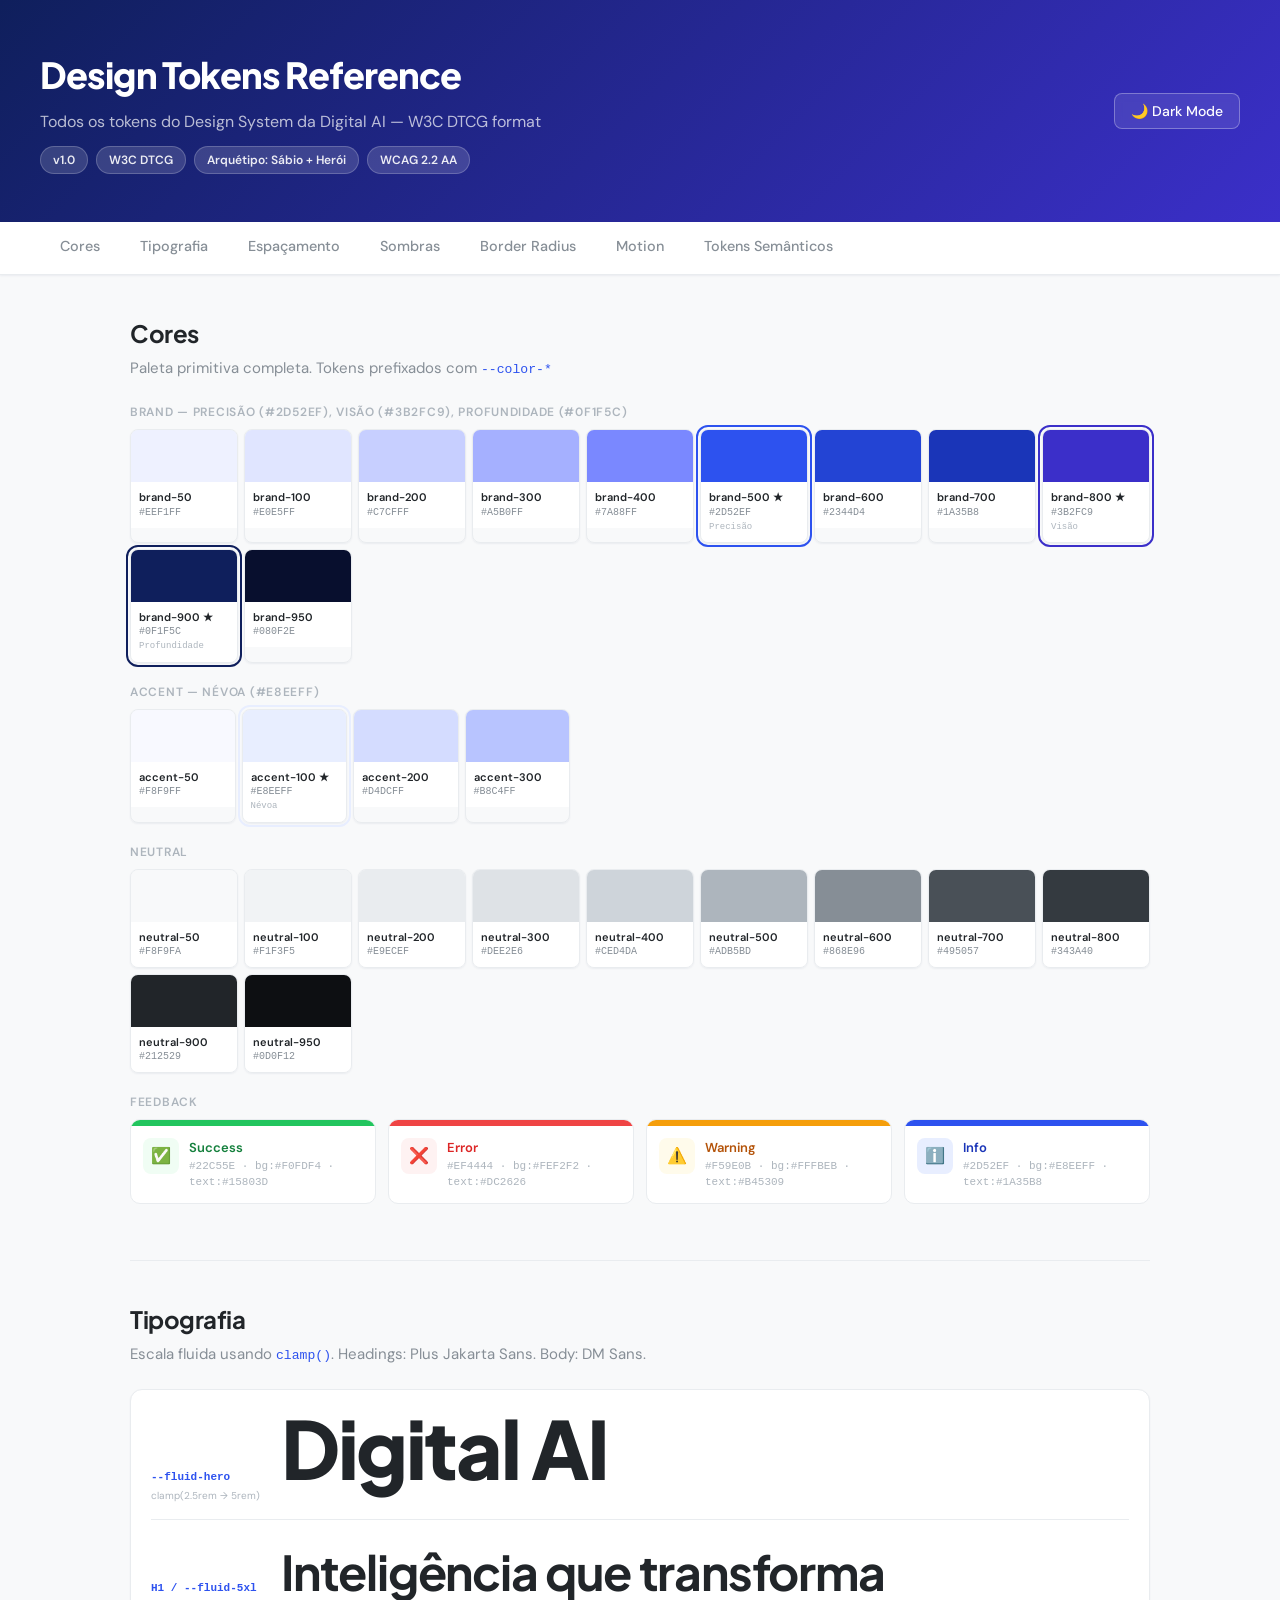
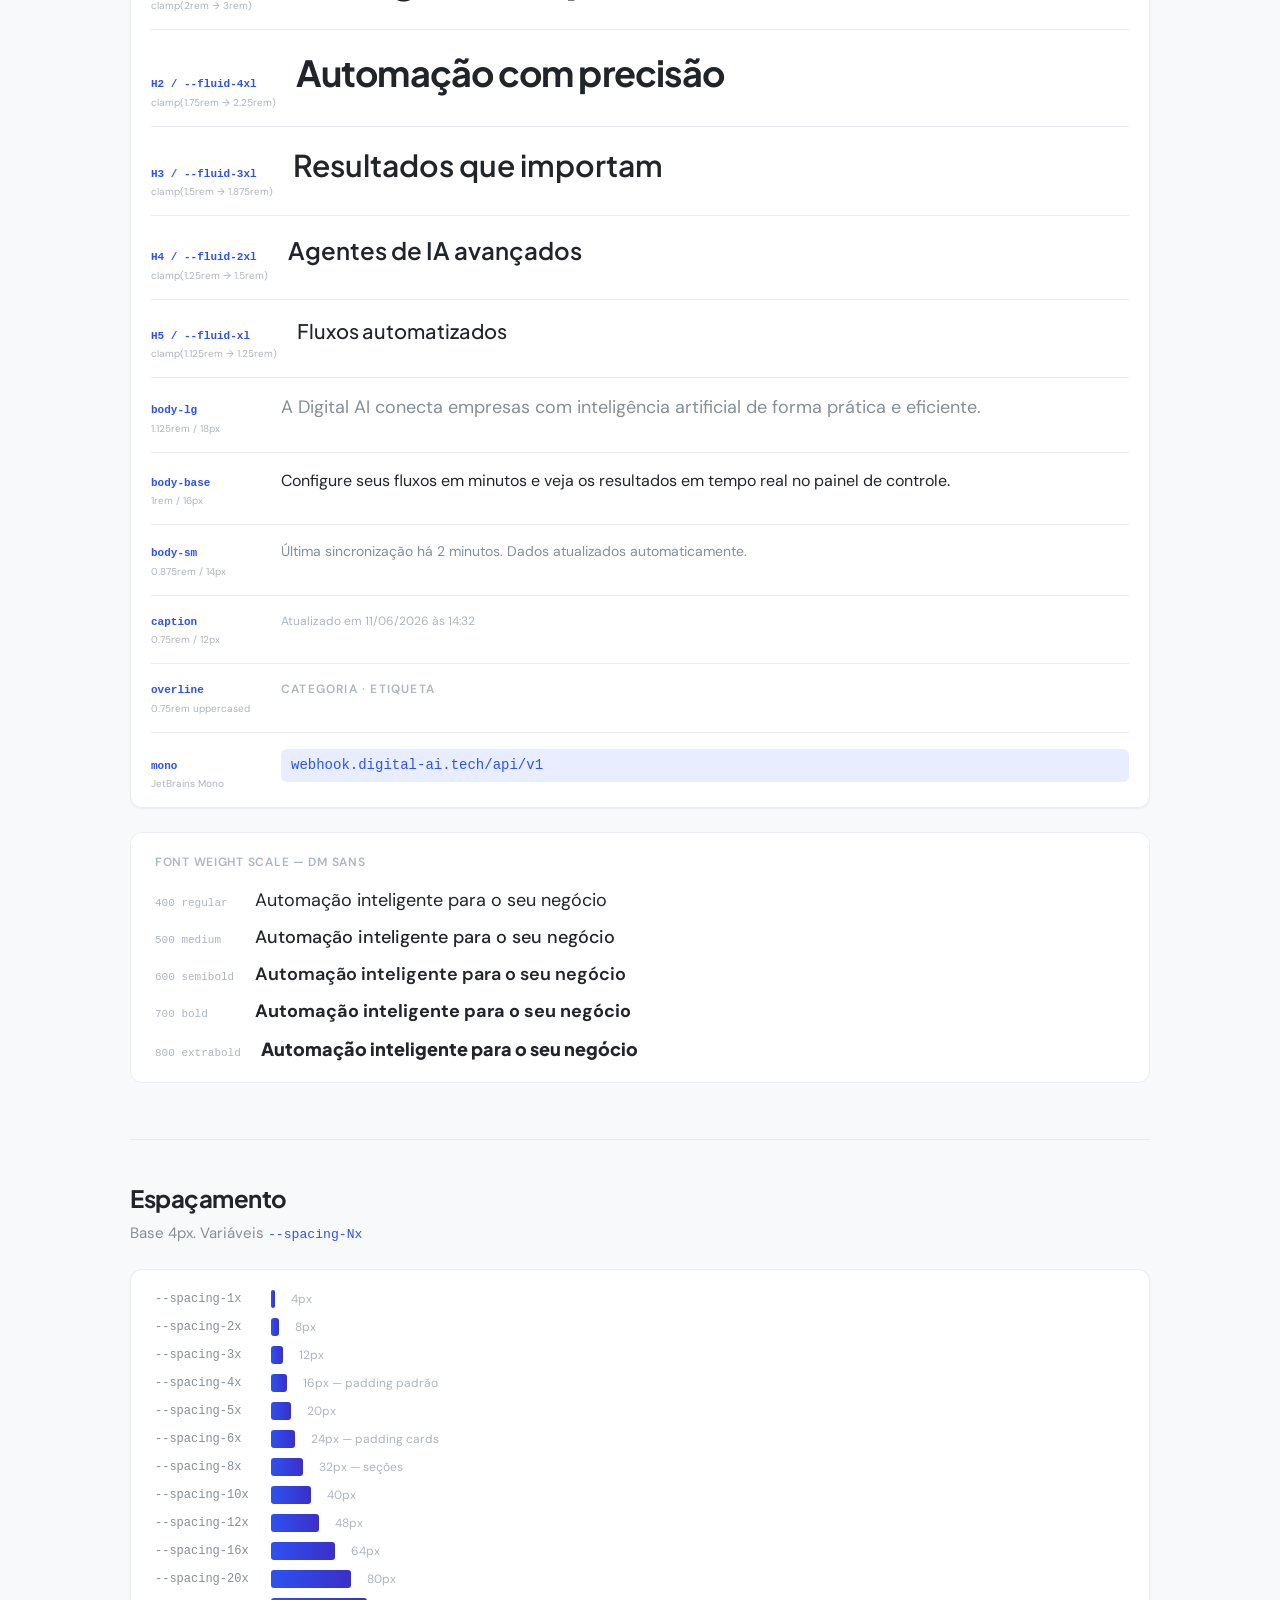
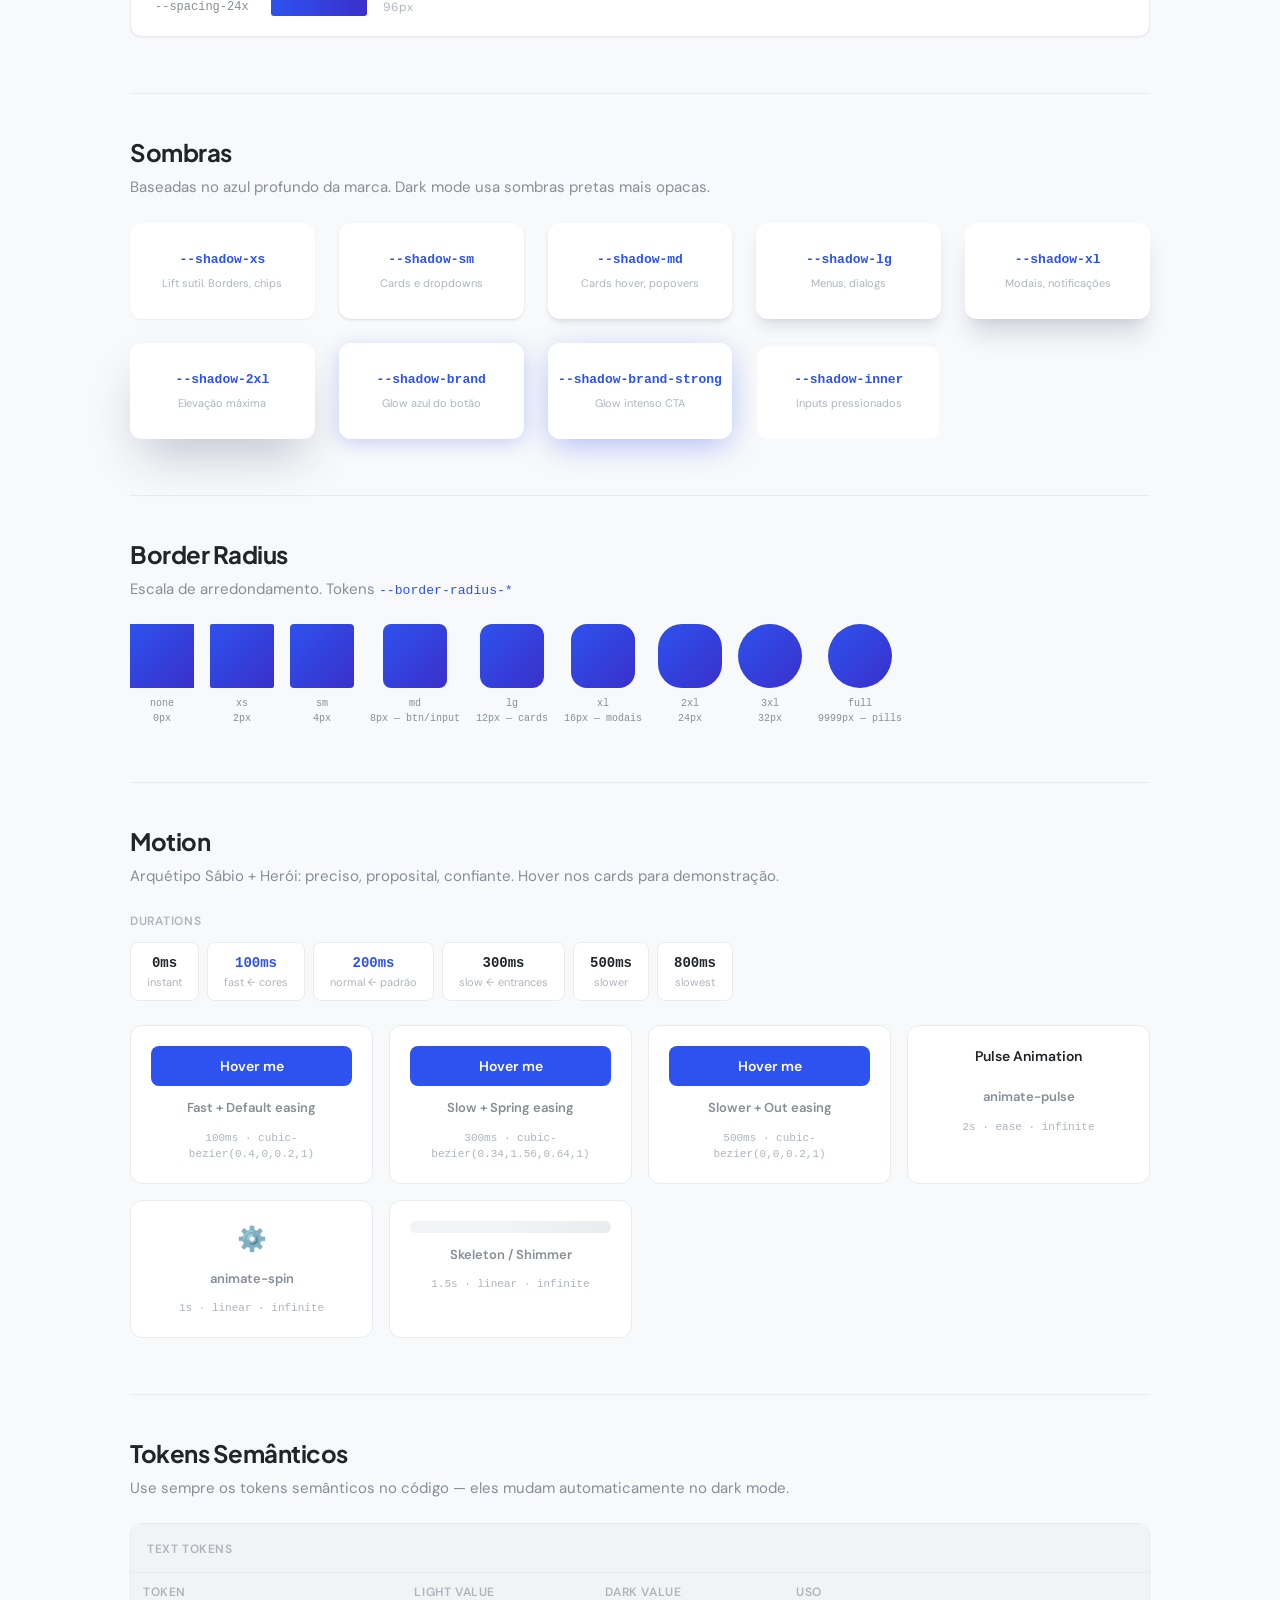
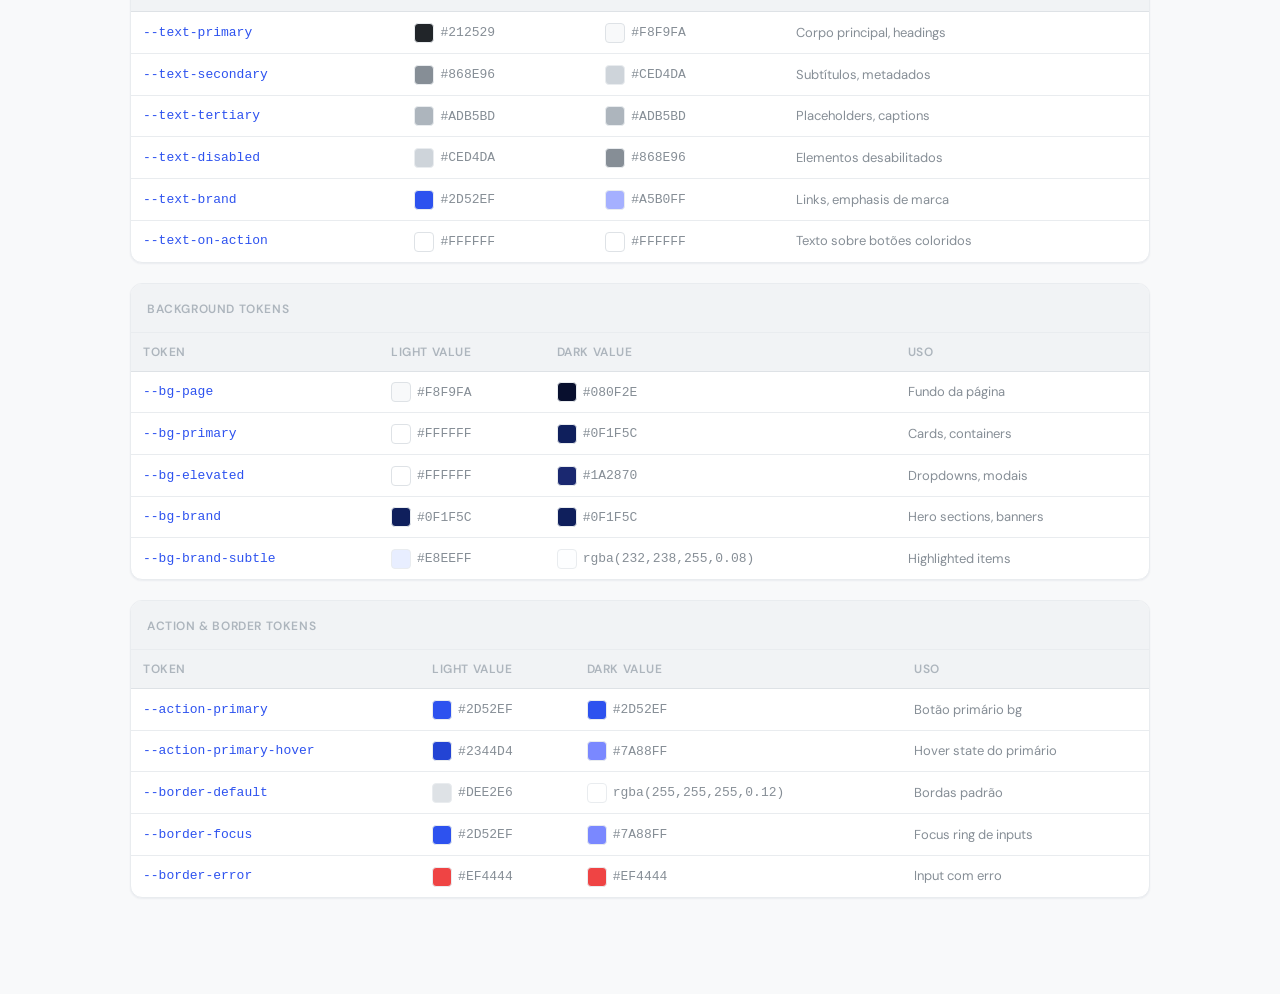
<file: design-system/docs/tokens-reference.html>
<!DOCTYPE html>
<html lang="pt-BR" data-theme="light">
<head>
  <meta charset="UTF-8">
  <meta name="viewport" content="width=device-width, initial-scale=1.0">
  <title>Digital AI — Tokens Reference</title>
  <link rel="preconnect" href="https://fonts.googleapis.com">
  <link rel="preconnect" href="https://fonts.gstatic.com" crossorigin>
  <link href="https://fonts.googleapis.com/css2?family=Plus+Jakarta+Sans:wght@400;500;600;700;800&family=DM+Sans:wght@400;500;600;700&display=swap" rel="stylesheet">
  <style>
    :root {
      --color-brand-50: #EEF1FF; --color-brand-100: #E0E5FF; --color-brand-200: #C7CFFF;
      --color-brand-300: #A5B0FF; --color-brand-400: #7A88FF; --color-brand-500: #2D52EF;
      --color-brand-600: #2344D4; --color-brand-700: #1A35B8; --color-brand-800: #3B2FC9;
      --color-brand-900: #0F1F5C; --color-brand-950: #080F2E;
      --color-accent-50: #F8F9FF; --color-accent-100: #E8EEFF;
      --color-accent-200: #D4DCFF; --color-accent-300: #B8C4FF;
      --color-neutral-50: #F8F9FA; --color-neutral-100: #F1F3F5;
      --color-neutral-200: #E9ECEF; --color-neutral-300: #DEE2E6;
      --color-neutral-400: #CED4DA; --color-neutral-500: #ADB5BD;
      --color-neutral-600: #868E96; --color-neutral-700: #495057;
      --color-neutral-800: #343A40; --color-neutral-900: #212529;
      --color-neutral-950: #0D0F12;
      --feedback-success: #22C55E; --feedback-success-bg: #F0FDF4; --feedback-success-text: #15803D;
      --feedback-error: #EF4444; --feedback-error-bg: #FEF2F2; --feedback-error-text: #DC2626;
      --feedback-warning: #F59E0B; --feedback-warning-bg: #FFFBEB; --feedback-warning-text: #B45309;
      --feedback-info: #2D52EF; --feedback-info-bg: #E8EEFF; --feedback-info-text: #1A35B8;

      --text-primary: #212529; --text-secondary: #868E96; --text-tertiary: #ADB5BD;
      --text-disabled: #CED4DA; --text-on-action: #FFFFFF; --text-brand: #2D52EF;
      --bg-page: #F8F9FA; --bg-primary: #FFFFFF; --bg-secondary: #F1F3F5;
      --bg-elevated: #FFFFFF; --bg-hover: #F1F3F5; --bg-active: #E9ECEF;
      --bg-brand: #0F1F5C; --bg-brand-subtle: #E8EEFF;
      --border-default: #DEE2E6; --border-subtle: #E9ECEF; --border-focus: #2D52EF;
      --action-primary: #2D52EF; --action-primary-hover: #2344D4;

      --font-heading: 'Plus Jakarta Sans', sans-serif;
      --font-body: 'DM Sans', sans-serif;
      --font-mono: 'JetBrains Mono', 'Fira Code', monospace;

      --shadow-xs: 0px 1px 2px 0px rgba(15,31,92,0.06);
      --shadow-sm: 0px 1px 3px 0px rgba(15,31,92,0.10), 0px 1px 2px -1px rgba(15,31,92,0.10);
      --shadow-md: 0px 4px 6px -1px rgba(15,31,92,0.10), 0px 2px 4px -2px rgba(15,31,92,0.08);
      --shadow-lg: 0px 10px 15px -3px rgba(15,31,92,0.12), 0px 4px 6px -4px rgba(15,31,92,0.08);
      --shadow-xl: 0px 20px 25px -5px rgba(15,31,92,0.14), 0px 8px 10px -6px rgba(15,31,92,0.08);
      --shadow-2xl: 0px 25px 50px -12px rgba(15,31,92,0.25);
      --shadow-brand: 0px 4px 20px -2px rgba(45,82,239,0.30);
      --shadow-brand-strong: 0px 8px 32px -4px rgba(45,82,239,0.40);

      --duration-fast: 100ms; --duration-normal: 200ms; --duration-slow: 300ms;
      --easing-default: cubic-bezier(0.4,0,0.2,1);
      --easing-spring: cubic-bezier(0.34,1.56,0.64,1);
    }

    [data-theme="dark"] {
      --text-primary: #F8F9FA; --text-secondary: #CED4DA; --text-tertiary: #ADB5BD;
      --text-brand: #A5B0FF;
      --bg-page: #080F2E; --bg-primary: #0F1F5C; --bg-secondary: #0D1847;
      --bg-elevated: #1A2870; --bg-hover: rgba(45,82,239,0.10); --bg-brand-subtle: rgba(232,238,255,0.08);
      --border-default: rgba(255,255,255,0.12); --border-subtle: rgba(255,255,255,0.08);
      --shadow-sm: 0px 1px 3px 0px rgba(0,0,0,0.30);
      --shadow-md: 0px 4px 6px -1px rgba(0,0,0,0.30);
      --shadow-lg: 0px 10px 15px -3px rgba(0,0,0,0.40);
    }

    *, *::before, *::after { box-sizing: border-box; margin: 0; padding: 0; }
    html { scroll-behavior: smooth; }
    body {
      font-family: var(--font-body);
      font-size: 1rem;
      line-height: 1.5;
      color: var(--text-primary);
      background: var(--bg-page);
    }

    .page-header {
      background: linear-gradient(135deg, var(--color-brand-900) 0%, var(--color-brand-800) 100%);
      padding: 48px 40px;
      display: flex;
      align-items: center;
      justify-content: space-between;
    }
    .page-header-content h1 {
      font-family: var(--font-heading);
      font-size: clamp(1.5rem, 3vw, 2.25rem);
      font-weight: 800;
      color: white;
      letter-spacing: -0.025em;
      margin-bottom: 8px;
    }
    .page-header-content p { color: rgba(255,255,255,0.7); font-size: 1rem; }
    .page-header-badges { display: flex; gap: 8px; flex-wrap: wrap; }
    .header-badge {
      padding: 4px 12px; border-radius: 9999px; font-size: 0.75rem; font-weight: 600;
      background: rgba(255,255,255,0.15); color: rgba(255,255,255,0.9);
      border: 1px solid rgba(255,255,255,0.2);
    }

    .theme-toggle-btn {
      padding: 8px 16px;
      border-radius: 8px;
      border: 1px solid rgba(255,255,255,0.3);
      background: rgba(255,255,255,0.1);
      color: white;
      cursor: pointer;
      font-family: var(--font-body);
      font-size: 0.875rem;
      font-weight: 500;
      backdrop-filter: blur(4px);
      transition: all 0.2s;
    }
    .theme-toggle-btn:hover { background: rgba(255,255,255,0.2); }

    .nav-tabs {
      background: var(--bg-primary);
      border-bottom: 1px solid var(--border-subtle);
      padding: 0 40px;
      display: flex;
      gap: 0;
      overflow-x: auto;
      position: sticky;
      top: 0;
      z-index: 10;
      box-shadow: var(--shadow-xs);
    }
    .nav-tab {
      padding: 14px 20px;
      font-size: 0.9rem;
      font-weight: 500;
      color: var(--text-secondary);
      text-decoration: none;
      border-bottom: 2px solid transparent;
      white-space: nowrap;
      transition: all 0.15s;
    }
    .nav-tab:hover { color: var(--text-brand); }
    .nav-tab.active { color: var(--text-brand); border-bottom-color: var(--color-brand-500); font-weight: 600; }

    .content { padding: 40px; max-width: 1100px; margin: 0 auto; }
    .section { margin-bottom: 56px; }
    .section-title {
      font-family: var(--font-heading);
      font-size: 1.5rem;
      font-weight: 700;
      color: var(--text-primary);
      letter-spacing: -0.02em;
      margin-bottom: 6px;
    }
    .section-sub { font-size: 0.9375rem; color: var(--text-secondary); margin-bottom: 24px; }
    .divider { height: 1px; background: var(--border-subtle); margin: 40px 0; }

    /* ── Color Swatches ── */
    .color-row {
      display: grid;
      grid-template-columns: repeat(auto-fill, minmax(100px, 1fr));
      gap: 6px;
      margin-bottom: 20px;
    }
    .color-swatch {
      border-radius: 8px;
      overflow: hidden;
      box-shadow: var(--shadow-xs);
      border: 1px solid var(--border-subtle);
    }
    .swatch-color { height: 52px; }
    .swatch-info { padding: 8px; background: var(--bg-primary); }
    .swatch-name { font-size: 0.6875rem; font-weight: 600; color: var(--text-primary); line-height: 1.3; }
    .swatch-hex { font-family: var(--font-mono); font-size: 0.625rem; color: var(--text-secondary); }
    .swatch-token { font-family: var(--font-mono); font-size: 0.5625rem; color: var(--text-tertiary); margin-top: 1px; }
    .group-label {
      font-size: 0.75rem;
      font-weight: 600;
      letter-spacing: 0.06em;
      text-transform: uppercase;
      color: var(--text-tertiary);
      margin-bottom: 8px;
      margin-top: 16px;
    }
    .group-label:first-child { margin-top: 0; }

    /* ── Typography Scale ── */
    .type-showcase { display: flex; flex-direction: column; gap: 0; }
    .type-row {
      display: flex;
      align-items: baseline;
      gap: 20px;
      padding: 16px 0;
      border-bottom: 1px solid var(--border-subtle);
    }
    .type-row:last-child { border-bottom: none; }
    .type-meta-col { min-width: 110px; flex-shrink: 0; }
    .type-token { font-family: var(--font-mono); font-size: 0.6875rem; color: var(--color-brand-500); font-weight: 600; }
    .type-size { font-size: 0.625rem; color: var(--text-tertiary); margin-top: 2px; }
    .type-sample { flex: 1; color: var(--text-primary); }

    /* ── Spacing bars ── */
    .spacing-grid { display: flex; flex-direction: column; gap: 10px; }
    .spacing-row { display: flex; align-items: center; gap: 16px; }
    .spacing-meta { min-width: 100px; font-family: var(--font-mono); font-size: 0.75rem; color: var(--text-secondary); }
    .spacing-bar { border-radius: 3px; background: linear-gradient(90deg, var(--color-brand-500), var(--color-brand-800)); height: 18px; min-width: 4px; }
    .spacing-value { font-size: 0.75rem; color: var(--text-tertiary); }

    /* ── Shadow Cards ── */
    .shadow-grid { display: grid; grid-template-columns: repeat(auto-fill, minmax(160px, 1fr)); gap: 24px; }
    .shadow-card {
      background: var(--bg-primary);
      border-radius: 12px;
      height: 96px;
      display: flex;
      flex-direction: column;
      align-items: center;
      justify-content: center;
      gap: 6px;
    }
    .shadow-name { font-family: var(--font-mono); font-size: 0.8125rem; font-weight: 600; color: var(--text-brand); }
    .shadow-desc { font-size: 0.6875rem; color: var(--text-tertiary); text-align: center; padding: 0 8px; }

    /* ── Radius Cards ── */
    .radius-grid { display: flex; flex-wrap: wrap; gap: 16px; align-items: flex-end; }
    .radius-item { display: flex; flex-direction: column; align-items: center; gap: 8px; }
    .radius-box {
      width: 64px; height: 64px;
      background: linear-gradient(135deg, var(--color-brand-500), var(--color-brand-800));
    }
    .radius-label { font-family: var(--font-mono); font-size: 0.625rem; color: var(--text-secondary); text-align: center; }

    /* ── Motion demos ── */
    .motion-grid { display: grid; grid-template-columns: repeat(auto-fill, minmax(200px, 1fr)); gap: 16px; }
    .motion-card {
      background: var(--bg-primary);
      border: 1px solid var(--border-subtle);
      border-radius: 12px;
      padding: 20px;
      display: flex;
      flex-direction: column;
      align-items: center;
      gap: 12px;
      cursor: pointer;
      text-align: center;
    }
    .motion-label { font-size: 0.8125rem; font-weight: 600; color: var(--text-secondary); }
    .motion-sublabel { font-size: 0.6875rem; color: var(--text-tertiary); font-family: var(--font-mono); }
    .motion-demo-btn {
      height: 40px; padding: 0 16px;
      border-radius: 8px;
      background: var(--action-primary);
      color: white;
      border: none;
      cursor: pointer;
      font-family: var(--font-body);
      font-size: 0.875rem;
      font-weight: 600;
      width: 100%;
    }
    .transition-fast { transition: all 100ms cubic-bezier(0.4,0,0.2,1); }
    .transition-fast:hover { background: var(--action-primary-hover); transform: translateY(-2px); box-shadow: var(--shadow-brand); }
    .transition-spring { transition: all 300ms cubic-bezier(0.34,1.56,0.64,1); }
    .transition-spring:hover { background: var(--color-brand-800); transform: scale(1.05); }
    .transition-slow { transition: all 500ms cubic-bezier(0.4,0,0.2,1); }
    .transition-slow:hover { background: var(--color-brand-700); transform: translateY(-4px); box-shadow: var(--shadow-brand-strong); }

    @keyframes pulse-demo { 0%,100%{opacity:1} 50%{opacity:0.4} }
    @keyframes spin-demo { to { transform: rotate(360deg); } }
    .pulse-el { animation: pulse-demo 2s ease infinite; }
    .spin-el { animation: spin-demo 1s linear infinite; display: inline-block; font-size: 1.5rem; }

    /* ── Semantic Tokens Table ── */
    .token-table { width: 100%; border-collapse: collapse; }
    .token-table th {
      padding: 10px 12px;
      font-size: 0.75rem;
      font-weight: 600;
      text-transform: uppercase;
      letter-spacing: 0.05em;
      color: var(--text-tertiary);
      border-bottom: 1px solid var(--border-default);
      text-align: left;
      background: var(--bg-secondary);
    }
    .token-table td { padding: 10px 12px; font-size: 0.8125rem; border-bottom: 1px solid var(--border-subtle); vertical-align: middle; }
    .token-table tr:last-child td { border-bottom: none; }
    .token-table tr:hover td { background: var(--bg-hover); }
    .token-name { font-family: var(--font-mono); color: var(--text-brand); }
    .token-value { font-family: var(--font-mono); color: var(--text-secondary); }
    .token-color-dot {
      width: 20px; height: 20px;
      border-radius: 4px;
      display: inline-block;
      border: 1px solid var(--border-subtle);
      vertical-align: middle;
      margin-right: 6px;
    }
    .token-table-wrapper {
      background: var(--bg-primary);
      border: 1px solid var(--border-subtle);
      border-radius: 12px;
      overflow: hidden;
      box-shadow: var(--shadow-xs);
    }

    /* ── Scrollbar ── */
    ::-webkit-scrollbar { width: 6px; height: 6px; }
    ::-webkit-scrollbar-track { background: transparent; }
    ::-webkit-scrollbar-thumb { background: var(--color-neutral-300); border-radius: 3px; }

    @media (max-width: 768px) {
      .content { padding: 24px 16px; }
      .page-header { padding: 32px 16px; flex-direction: column; gap: 16px; align-items: flex-start; }
      .nav-tabs { padding: 0 16px; }
    }
  </style>
</head>
<body>

  <!-- Page Header -->
  <div class="page-header">
    <div class="page-header-content">
      <h1>Design Tokens Reference</h1>
      <p>Todos os tokens do Design System da Digital AI — W3C DTCG format</p>
      <div class="page-header-badges" style="margin-top:12px">
        <span class="header-badge">v1.0</span>
        <span class="header-badge">W3C DTCG</span>
        <span class="header-badge">Arquétipo: Sábio + Herói</span>
        <span class="header-badge">WCAG 2.2 AA</span>
      </div>
    </div>
    <button class="theme-toggle-btn" onclick="toggleTheme()" aria-label="Alternar tema">
      <span id="theme-icon">🌙</span> <span id="theme-label">Dark Mode</span>
    </button>
  </div>

  <!-- Nav Tabs -->
  <nav class="nav-tabs" aria-label="Categorias de tokens">
    <a class="nav-tab active" href="#colors">Cores</a>
    <a class="nav-tab" href="#typography">Tipografia</a>
    <a class="nav-tab" href="#spacing">Espaçamento</a>
    <a class="nav-tab" href="#shadows">Sombras</a>
    <a class="nav-tab" href="#radius">Border Radius</a>
    <a class="nav-tab" href="#motion">Motion</a>
    <a class="nav-tab" href="#semantic">Tokens Semânticos</a>
  </nav>

  <main class="content">

    <!-- ══ COLORS ══ -->
    <section class="section" id="colors">
      <h2 class="section-title">Cores</h2>
      <p class="section-sub">Paleta primitiva completa. Tokens prefixados com <code style="font-family:var(--font-mono);font-size:0.875em;color:var(--text-brand)">--color-*</code></p>

      <div class="group-label">Brand — Precisão (#2D52EF), Visão (#3B2FC9), Profundidade (#0F1F5C)</div>
      <div class="color-row">
        <div class="color-swatch"><div class="swatch-color" style="background:#EEF1FF"></div><div class="swatch-info"><div class="swatch-name">brand-50</div><div class="swatch-hex">#EEF1FF</div></div></div>
        <div class="color-swatch"><div class="swatch-color" style="background:#E0E5FF"></div><div class="swatch-info"><div class="swatch-name">brand-100</div><div class="swatch-hex">#E0E5FF</div></div></div>
        <div class="color-swatch"><div class="swatch-color" style="background:#C7CFFF"></div><div class="swatch-info"><div class="swatch-name">brand-200</div><div class="swatch-hex">#C7CFFF</div></div></div>
        <div class="color-swatch"><div class="swatch-color" style="background:#A5B0FF"></div><div class="swatch-info"><div class="swatch-name">brand-300</div><div class="swatch-hex">#A5B0FF</div></div></div>
        <div class="color-swatch"><div class="swatch-color" style="background:#7A88FF"></div><div class="swatch-info"><div class="swatch-name">brand-400</div><div class="swatch-hex">#7A88FF</div></div></div>
        <div class="color-swatch" style="outline:2px solid var(--color-brand-500);outline-offset:2px"><div class="swatch-color" style="background:#2D52EF"></div><div class="swatch-info"><div class="swatch-name">brand-500 ★</div><div class="swatch-hex">#2D52EF</div><div class="swatch-token">Precisão</div></div></div>
        <div class="color-swatch"><div class="swatch-color" style="background:#2344D4"></div><div class="swatch-info"><div class="swatch-name">brand-600</div><div class="swatch-hex">#2344D4</div></div></div>
        <div class="color-swatch"><div class="swatch-color" style="background:#1A35B8"></div><div class="swatch-info"><div class="swatch-name">brand-700</div><div class="swatch-hex">#1A35B8</div></div></div>
        <div class="color-swatch" style="outline:2px solid #3B2FC9;outline-offset:2px"><div class="swatch-color" style="background:#3B2FC9"></div><div class="swatch-info"><div class="swatch-name">brand-800 ★</div><div class="swatch-hex">#3B2FC9</div><div class="swatch-token">Visão</div></div></div>
        <div class="color-swatch" style="outline:2px solid #0F1F5C;outline-offset:2px"><div class="swatch-color" style="background:#0F1F5C"></div><div class="swatch-info"><div class="swatch-name">brand-900 ★</div><div class="swatch-hex">#0F1F5C</div><div class="swatch-token">Profundidade</div></div></div>
        <div class="color-swatch"><div class="swatch-color" style="background:#080F2E"></div><div class="swatch-info"><div class="swatch-name">brand-950</div><div class="swatch-hex">#080F2E</div></div></div>
      </div>

      <div class="group-label">Accent — Névoa (#E8EEFF)</div>
      <div class="color-row" style="grid-template-columns:repeat(auto-fill,minmax(100px,1fr));max-width:440px">
        <div class="color-swatch"><div class="swatch-color" style="background:#F8F9FF"></div><div class="swatch-info"><div class="swatch-name">accent-50</div><div class="swatch-hex">#F8F9FF</div></div></div>
        <div class="color-swatch" style="outline:2px solid #E8EEFF;outline-offset:2px"><div class="swatch-color" style="background:#E8EEFF"></div><div class="swatch-info"><div class="swatch-name">accent-100 ★</div><div class="swatch-hex">#E8EEFF</div><div class="swatch-token">Névoa</div></div></div>
        <div class="color-swatch"><div class="swatch-color" style="background:#D4DCFF"></div><div class="swatch-info"><div class="swatch-name">accent-200</div><div class="swatch-hex">#D4DCFF</div></div></div>
        <div class="color-swatch"><div class="swatch-color" style="background:#B8C4FF"></div><div class="swatch-info"><div class="swatch-name">accent-300</div><div class="swatch-hex">#B8C4FF</div></div></div>
      </div>

      <div class="group-label">Neutral</div>
      <div class="color-row">
        <div class="color-swatch"><div class="swatch-color" style="background:#F8F9FA"></div><div class="swatch-info"><div class="swatch-name">neutral-50</div><div class="swatch-hex">#F8F9FA</div></div></div>
        <div class="color-swatch"><div class="swatch-color" style="background:#F1F3F5"></div><div class="swatch-info"><div class="swatch-name">neutral-100</div><div class="swatch-hex">#F1F3F5</div></div></div>
        <div class="color-swatch"><div class="swatch-color" style="background:#E9ECEF"></div><div class="swatch-info"><div class="swatch-name">neutral-200</div><div class="swatch-hex">#E9ECEF</div></div></div>
        <div class="color-swatch"><div class="swatch-color" style="background:#DEE2E6"></div><div class="swatch-info"><div class="swatch-name">neutral-300</div><div class="swatch-hex">#DEE2E6</div></div></div>
        <div class="color-swatch"><div class="swatch-color" style="background:#CED4DA"></div><div class="swatch-info"><div class="swatch-name">neutral-400</div><div class="swatch-hex">#CED4DA</div></div></div>
        <div class="color-swatch"><div class="swatch-color" style="background:#ADB5BD"></div><div class="swatch-info"><div class="swatch-name">neutral-500</div><div class="swatch-hex">#ADB5BD</div></div></div>
        <div class="color-swatch"><div class="swatch-color" style="background:#868E96"></div><div class="swatch-info"><div class="swatch-name">neutral-600</div><div class="swatch-hex">#868E96</div></div></div>
        <div class="color-swatch"><div class="swatch-color" style="background:#495057"></div><div class="swatch-info"><div class="swatch-name">neutral-700</div><div class="swatch-hex">#495057</div></div></div>
        <div class="color-swatch"><div class="swatch-color" style="background:#343A40"></div><div class="swatch-info"><div class="swatch-name">neutral-800</div><div class="swatch-hex">#343A40</div></div></div>
        <div class="color-swatch"><div class="swatch-color" style="background:#212529"></div><div class="swatch-info"><div class="swatch-name">neutral-900</div><div class="swatch-hex">#212529</div></div></div>
        <div class="color-swatch"><div class="swatch-color" style="background:#0D0F12"></div><div class="swatch-info"><div class="swatch-name">neutral-950</div><div class="swatch-hex">#0D0F12</div></div></div>
      </div>

      <div class="group-label">Feedback</div>
      <div style="display:grid;grid-template-columns:repeat(auto-fill,minmax(240px,1fr));gap:12px">
        <div style="background:var(--bg-primary);border:1px solid var(--border-subtle);border-radius:10px;overflow:hidden">
          <div style="height:6px;background:#22C55E"></div>
          <div style="padding:12px">
            <div style="display:flex;gap:10px;align-items:flex-start">
              <div style="width:36px;height:36px;border-radius:8px;background:#F0FDF4;display:flex;align-items:center;justify-content:center;font-size:1rem;flex-shrink:0">✅</div>
              <div><div style="font-size:0.8125rem;font-weight:600;color:#15803D">Success</div><div style="font-size:0.6875rem;font-family:monospace;color:var(--text-tertiary)">#22C55E · bg:#F0FDF4 · text:#15803D</div></div>
            </div>
          </div>
        </div>
        <div style="background:var(--bg-primary);border:1px solid var(--border-subtle);border-radius:10px;overflow:hidden">
          <div style="height:6px;background:#EF4444"></div>
          <div style="padding:12px">
            <div style="display:flex;gap:10px;align-items:flex-start">
              <div style="width:36px;height:36px;border-radius:8px;background:#FEF2F2;display:flex;align-items:center;justify-content:center;font-size:1rem;flex-shrink:0">❌</div>
              <div><div style="font-size:0.8125rem;font-weight:600;color:#DC2626">Error</div><div style="font-size:0.6875rem;font-family:monospace;color:var(--text-tertiary)">#EF4444 · bg:#FEF2F2 · text:#DC2626</div></div>
            </div>
          </div>
        </div>
        <div style="background:var(--bg-primary);border:1px solid var(--border-subtle);border-radius:10px;overflow:hidden">
          <div style="height:6px;background:#F59E0B"></div>
          <div style="padding:12px">
            <div style="display:flex;gap:10px;align-items:flex-start">
              <div style="width:36px;height:36px;border-radius:8px;background:#FFFBEB;display:flex;align-items:center;justify-content:center;font-size:1rem;flex-shrink:0">⚠️</div>
              <div><div style="font-size:0.8125rem;font-weight:600;color:#B45309">Warning</div><div style="font-size:0.6875rem;font-family:monospace;color:var(--text-tertiary)">#F59E0B · bg:#FFFBEB · text:#B45309</div></div>
            </div>
          </div>
        </div>
        <div style="background:var(--bg-primary);border:1px solid var(--border-subtle);border-radius:10px;overflow:hidden">
          <div style="height:6px;background:#2D52EF"></div>
          <div style="padding:12px">
            <div style="display:flex;gap:10px;align-items:flex-start">
              <div style="width:36px;height:36px;border-radius:8px;background:#E8EEFF;display:flex;align-items:center;justify-content:center;font-size:1rem;flex-shrink:0">ℹ️</div>
              <div><div style="font-size:0.8125rem;font-weight:600;color:#1A35B8">Info</div><div style="font-size:0.6875rem;font-family:monospace;color:var(--text-tertiary)">#2D52EF · bg:#E8EEFF · text:#1A35B8</div></div>
            </div>
          </div>
        </div>
      </div>
    </section>

    <div class="divider"></div>

    <!-- ══ TYPOGRAPHY ══ -->
    <section class="section" id="typography">
      <h2 class="section-title">Tipografia</h2>
      <p class="section-sub">Escala fluida usando <code style="font-family:var(--font-mono);font-size:0.875em;color:var(--text-brand)">clamp()</code>. Headings: Plus Jakarta Sans. Body: DM Sans.</p>

      <div class="token-table-wrapper" style="margin-bottom:24px">
        <div class="type-showcase" style="padding:0 20px">
          <div class="type-row">
            <div class="type-meta-col"><div class="type-token">--fluid-hero</div><div class="type-size">clamp(2.5rem → 5rem)</div></div>
            <div class="type-sample" style="font-family:var(--font-heading);font-size:clamp(2.5rem,calc(1rem + 8vw),5rem);font-weight:800;letter-spacing:-0.03em;line-height:1.05">Digital AI</div>
          </div>
          <div class="type-row">
            <div class="type-meta-col"><div class="type-token">H1 / --fluid-5xl</div><div class="type-size">clamp(2rem → 3rem)</div></div>
            <div class="type-sample" style="font-family:var(--font-heading);font-size:clamp(2rem,calc(1.4rem + 5vw),3rem);font-weight:700;letter-spacing:-0.025em">Inteligência que transforma</div>
          </div>
          <div class="type-row">
            <div class="type-meta-col"><div class="type-token">H2 / --fluid-4xl</div><div class="type-size">clamp(1.75rem → 2.25rem)</div></div>
            <div class="type-sample" style="font-family:var(--font-heading);font-size:clamp(1.75rem,calc(1.3rem + 3.5vw),2.25rem);font-weight:700;letter-spacing:-0.025em">Automação com precisão</div>
          </div>
          <div class="type-row">
            <div class="type-meta-col"><div class="type-token">H3 / --fluid-3xl</div><div class="type-size">clamp(1.5rem → 1.875rem)</div></div>
            <div class="type-sample" style="font-family:var(--font-heading);font-size:clamp(1.5rem,calc(1.2rem + 2.5vw),1.875rem);font-weight:600">Resultados que importam</div>
          </div>
          <div class="type-row">
            <div class="type-meta-col"><div class="type-token">H4 / --fluid-2xl</div><div class="type-size">clamp(1.25rem → 1.5rem)</div></div>
            <div class="type-sample" style="font-family:var(--font-heading);font-size:clamp(1.25rem,calc(1.1rem + 1.25vw),1.5rem);font-weight:600">Agentes de IA avançados</div>
          </div>
          <div class="type-row">
            <div class="type-meta-col"><div class="type-token">H5 / --fluid-xl</div><div class="type-size">clamp(1.125rem → 1.25rem)</div></div>
            <div class="type-sample" style="font-family:var(--font-heading);font-size:clamp(1.125rem,calc(1.05rem + 0.75vw),1.25rem);font-weight:500">Fluxos automatizados</div>
          </div>
          <div class="type-row">
            <div class="type-meta-col"><div class="type-token">body-lg</div><div class="type-size">1.125rem / 18px</div></div>
            <div class="type-sample" style="font-family:var(--font-body);font-size:1.125rem;color:var(--text-secondary)">A Digital AI conecta empresas com inteligência artificial de forma prática e eficiente.</div>
          </div>
          <div class="type-row">
            <div class="type-meta-col"><div class="type-token">body-base</div><div class="type-size">1rem / 16px</div></div>
            <div class="type-sample" style="font-family:var(--font-body);font-size:1rem">Configure seus fluxos em minutos e veja os resultados em tempo real no painel de controle.</div>
          </div>
          <div class="type-row">
            <div class="type-meta-col"><div class="type-token">body-sm</div><div class="type-size">0.875rem / 14px</div></div>
            <div class="type-sample" style="font-family:var(--font-body);font-size:0.875rem;color:var(--text-secondary)">Última sincronização há 2 minutos. Dados atualizados automaticamente.</div>
          </div>
          <div class="type-row">
            <div class="type-meta-col"><div class="type-token">caption</div><div class="type-size">0.75rem / 12px</div></div>
            <div class="type-sample" style="font-family:var(--font-body);font-size:0.75rem;color:var(--text-tertiary)">Atualizado em 11/06/2026 às 14:32</div>
          </div>
          <div class="type-row">
            <div class="type-meta-col"><div class="type-token">overline</div><div class="type-size">0.75rem uppercased</div></div>
            <div class="type-sample" style="font-family:var(--font-body);font-size:0.75rem;text-transform:uppercase;letter-spacing:0.1em;font-weight:600;color:var(--text-tertiary)">categoria · etiqueta</div>
          </div>
          <div class="type-row">
            <div class="type-meta-col"><div class="type-token">mono</div><div class="type-size">JetBrains Mono</div></div>
            <div class="type-sample" style="font-family:var(--font-mono);font-size:0.875rem;color:var(--text-brand);background:var(--bg-brand-subtle);padding:6px 10px;border-radius:6px">webhook.digital-ai.tech/api/v1</div>
          </div>
        </div>
      </div>

      <!-- Font weights -->
      <div style="background:var(--bg-primary);border:1px solid var(--border-subtle);border-radius:12px;padding:20px 24px">
        <div style="font-size:0.75rem;font-weight:600;letter-spacing:0.06em;text-transform:uppercase;color:var(--text-tertiary);margin-bottom:16px">Font Weight Scale — DM Sans</div>
        <div style="display:flex;flex-direction:column;gap:10px">
          <div style="display:flex;gap:20px;align-items:baseline">
            <span style="font-family:var(--font-mono);font-size:0.6875rem;color:var(--text-tertiary);min-width:80px">400 regular</span>
            <span style="font-family:var(--font-body);font-size:1.125rem;font-weight:400;color:var(--text-primary)">Automação inteligente para o seu negócio</span>
          </div>
          <div style="display:flex;gap:20px;align-items:baseline">
            <span style="font-family:var(--font-mono);font-size:0.6875rem;color:var(--text-tertiary);min-width:80px">500 medium</span>
            <span style="font-family:var(--font-body);font-size:1.125rem;font-weight:500;color:var(--text-primary)">Automação inteligente para o seu negócio</span>
          </div>
          <div style="display:flex;gap:20px;align-items:baseline">
            <span style="font-family:var(--font-mono);font-size:0.6875rem;color:var(--text-tertiary);min-width:80px">600 semibold</span>
            <span style="font-family:var(--font-body);font-size:1.125rem;font-weight:600;color:var(--text-primary)">Automação inteligente para o seu negócio</span>
          </div>
          <div style="display:flex;gap:20px;align-items:baseline">
            <span style="font-family:var(--font-mono);font-size:0.6875rem;color:var(--text-tertiary);min-width:80px">700 bold</span>
            <span style="font-family:var(--font-body);font-size:1.125rem;font-weight:700;color:var(--text-primary)">Automação inteligente para o seu negócio</span>
          </div>
          <div style="display:flex;gap:20px;align-items:baseline">
            <span style="font-family:var(--font-mono);font-size:0.6875rem;color:var(--text-tertiary);min-width:80px">800 extrabold</span>
            <span style="font-family:var(--font-heading);font-size:1.125rem;font-weight:800;color:var(--text-primary)">Automação inteligente para o seu negócio</span>
          </div>
        </div>
      </div>
    </section>

    <div class="divider"></div>

    <!-- ══ SPACING ══ -->
    <section class="section" id="spacing">
      <h2 class="section-title">Espaçamento</h2>
      <p class="section-sub">Base 4px. Variáveis <code style="font-family:var(--font-mono);font-size:0.875em;color:var(--text-brand)">--spacing-Nx</code></p>
      <div class="token-table-wrapper">
        <div class="spacing-grid" style="padding:20px 24px">
          <div class="spacing-row"><span class="spacing-meta">--spacing-1x</span><div class="spacing-bar" style="width:4px"></div><span class="spacing-value">4px</span></div>
          <div class="spacing-row"><span class="spacing-meta">--spacing-2x</span><div class="spacing-bar" style="width:8px"></div><span class="spacing-value">8px</span></div>
          <div class="spacing-row"><span class="spacing-meta">--spacing-3x</span><div class="spacing-bar" style="width:12px"></div><span class="spacing-value">12px</span></div>
          <div class="spacing-row"><span class="spacing-meta">--spacing-4x</span><div class="spacing-bar" style="width:16px"></div><span class="spacing-value">16px — padding padrão</span></div>
          <div class="spacing-row"><span class="spacing-meta">--spacing-5x</span><div class="spacing-bar" style="width:20px"></div><span class="spacing-value">20px</span></div>
          <div class="spacing-row"><span class="spacing-meta">--spacing-6x</span><div class="spacing-bar" style="width:24px"></div><span class="spacing-value">24px — padding cards</span></div>
          <div class="spacing-row"><span class="spacing-meta">--spacing-8x</span><div class="spacing-bar" style="width:32px"></div><span class="spacing-value">32px — seções</span></div>
          <div class="spacing-row"><span class="spacing-meta">--spacing-10x</span><div class="spacing-bar" style="width:40px"></div><span class="spacing-value">40px</span></div>
          <div class="spacing-row"><span class="spacing-meta">--spacing-12x</span><div class="spacing-bar" style="width:48px"></div><span class="spacing-value">48px</span></div>
          <div class="spacing-row"><span class="spacing-meta">--spacing-16x</span><div class="spacing-bar" style="width:64px"></div><span class="spacing-value">64px</span></div>
          <div class="spacing-row"><span class="spacing-meta">--spacing-20x</span><div class="spacing-bar" style="width:80px"></div><span class="spacing-value">80px</span></div>
          <div class="spacing-row"><span class="spacing-meta">--spacing-24x</span><div class="spacing-bar" style="width:96px"></div><span class="spacing-value">96px</span></div>
        </div>
      </div>
    </section>

    <div class="divider"></div>

    <!-- ══ SHADOWS ══ -->
    <section class="section" id="shadows">
      <h2 class="section-title">Sombras</h2>
      <p class="section-sub">Baseadas no azul profundo da marca. Dark mode usa sombras pretas mais opacas.</p>
      <div class="shadow-grid">
        <div class="shadow-card" style="box-shadow:var(--shadow-xs)"><span class="shadow-name">--shadow-xs</span><span class="shadow-desc">Lift sutil. Borders, chips</span></div>
        <div class="shadow-card" style="box-shadow:var(--shadow-sm)"><span class="shadow-name">--shadow-sm</span><span class="shadow-desc">Cards e dropdowns</span></div>
        <div class="shadow-card" style="box-shadow:var(--shadow-md)"><span class="shadow-name">--shadow-md</span><span class="shadow-desc">Cards hover, popovers</span></div>
        <div class="shadow-card" style="box-shadow:var(--shadow-lg)"><span class="shadow-name">--shadow-lg</span><span class="shadow-desc">Menus, dialogs</span></div>
        <div class="shadow-card" style="box-shadow:var(--shadow-xl)"><span class="shadow-name">--shadow-xl</span><span class="shadow-desc">Modais, notificações</span></div>
        <div class="shadow-card" style="box-shadow:var(--shadow-2xl)"><span class="shadow-name">--shadow-2xl</span><span class="shadow-desc">Elevação máxima</span></div>
        <div class="shadow-card" style="box-shadow:var(--shadow-brand)"><span class="shadow-name">--shadow-brand</span><span class="shadow-desc">Glow azul do botão</span></div>
        <div class="shadow-card" style="box-shadow:var(--shadow-brand-strong)"><span class="shadow-name">--shadow-brand-strong</span><span class="shadow-desc">Glow intenso CTA</span></div>
        <div class="shadow-card" style="box-shadow:inset 0px 2px 4px 0px rgba(15,31,92,0.06)"><span class="shadow-name">--shadow-inner</span><span class="shadow-desc">Inputs pressionados</span></div>
      </div>
    </section>

    <div class="divider"></div>

    <!-- ══ BORDER RADIUS ══ -->
    <section class="section" id="radius">
      <h2 class="section-title">Border Radius</h2>
      <p class="section-sub">Escala de arredondamento. Tokens <code style="font-family:var(--font-mono);font-size:0.875em;color:var(--text-brand)">--border-radius-*</code></p>
      <div class="radius-grid">
        <div class="radius-item"><div class="radius-box" style="border-radius:0"></div><div class="radius-label">none<br>0px</div></div>
        <div class="radius-item"><div class="radius-box" style="border-radius:2px"></div><div class="radius-label">xs<br>2px</div></div>
        <div class="radius-item"><div class="radius-box" style="border-radius:4px"></div><div class="radius-label">sm<br>4px</div></div>
        <div class="radius-item"><div class="radius-box" style="border-radius:8px"></div><div class="radius-label">md<br>8px — btn/input</div></div>
        <div class="radius-item"><div class="radius-box" style="border-radius:12px"></div><div class="radius-label">lg<br>12px — cards</div></div>
        <div class="radius-item"><div class="radius-box" style="border-radius:16px"></div><div class="radius-label">xl<br>16px — modais</div></div>
        <div class="radius-item"><div class="radius-box" style="border-radius:24px"></div><div class="radius-label">2xl<br>24px</div></div>
        <div class="radius-item"><div class="radius-box" style="border-radius:32px"></div><div class="radius-label">3xl<br>32px</div></div>
        <div class="radius-item"><div class="radius-box" style="border-radius:9999px"></div><div class="radius-label">full<br>9999px — pills</div></div>
      </div>
    </section>

    <div class="divider"></div>

    <!-- ══ MOTION ══ -->
    <section class="section" id="motion">
      <h2 class="section-title">Motion</h2>
      <p class="section-sub">Arquétipo Sábio + Herói: preciso, proposital, confiante. Hover nos cards para demonstração.</p>

      <div style="margin-bottom:24px">
        <div style="font-size:0.75rem;font-weight:600;letter-spacing:0.06em;text-transform:uppercase;color:var(--text-tertiary);margin-bottom:12px">Durations</div>
        <div style="display:flex;flex-wrap:wrap;gap:8px">
          <div style="background:var(--bg-primary);border:1px solid var(--border-subtle);border-radius:8px;padding:10px 16px;text-align:center">
            <div style="font-family:var(--font-mono);font-size:0.875rem;font-weight:600;color:var(--text-primary)">0ms</div>
            <div style="font-size:0.6875rem;color:var(--text-tertiary)">instant</div>
          </div>
          <div style="background:var(--bg-primary);border:1px solid var(--border-subtle);border-radius:8px;padding:10px 16px;text-align:center">
            <div style="font-family:var(--font-mono);font-size:0.875rem;font-weight:600;color:var(--text-brand)">100ms</div>
            <div style="font-size:0.6875rem;color:var(--text-tertiary)">fast ← cores</div>
          </div>
          <div style="background:var(--bg-primary);border:1px solid var(--border-subtle);border-radius:8px;padding:10px 16px;text-align:center">
            <div style="font-family:var(--font-mono);font-size:0.875rem;font-weight:600;color:var(--text-brand)">200ms</div>
            <div style="font-size:0.6875rem;color:var(--text-tertiary)">normal ← padrão</div>
          </div>
          <div style="background:var(--bg-primary);border:1px solid var(--border-subtle);border-radius:8px;padding:10px 16px;text-align:center">
            <div style="font-family:var(--font-mono);font-size:0.875rem;font-weight:600;color:var(--text-primary)">300ms</div>
            <div style="font-size:0.6875rem;color:var(--text-tertiary)">slow ← entrances</div>
          </div>
          <div style="background:var(--bg-primary);border:1px solid var(--border-subtle);border-radius:8px;padding:10px 16px;text-align:center">
            <div style="font-family:var(--font-mono);font-size:0.875rem;font-weight:600;color:var(--text-primary)">500ms</div>
            <div style="font-size:0.6875rem;color:var(--text-tertiary)">slower</div>
          </div>
          <div style="background:var(--bg-primary);border:1px solid var(--border-subtle);border-radius:8px;padding:10px 16px;text-align:center">
            <div style="font-family:var(--font-mono);font-size:0.875rem;font-weight:600;color:var(--text-primary)">800ms</div>
            <div style="font-size:0.6875rem;color:var(--text-tertiary)">slowest</div>
          </div>
        </div>
      </div>

      <div class="motion-grid">
        <div class="motion-card">
          <button class="motion-demo-btn transition-fast">Hover me</button>
          <div class="motion-label">Fast + Default easing</div>
          <div class="motion-sublabel">100ms · cubic-bezier(0.4,0,0.2,1)</div>
        </div>
        <div class="motion-card">
          <button class="motion-demo-btn transition-spring">Hover me</button>
          <div class="motion-label">Slow + Spring easing</div>
          <div class="motion-sublabel">300ms · cubic-bezier(0.34,1.56,0.64,1)</div>
        </div>
        <div class="motion-card">
          <button class="motion-demo-btn transition-slow">Hover me</button>
          <div class="motion-label">Slower + Out easing</div>
          <div class="motion-sublabel">500ms · cubic-bezier(0,0,0.2,1)</div>
        </div>
        <div class="motion-card">
          <div style="font-size:0.875rem;font-weight:600;color:var(--text-primary);margin-bottom:8px" class="pulse-el">Pulse Animation</div>
          <div class="motion-label">animate-pulse</div>
          <div class="motion-sublabel">2s · ease · infinite</div>
        </div>
        <div class="motion-card">
          <span class="spin-el">⚙️</span>
          <div class="motion-label">animate-spin</div>
          <div class="motion-sublabel">1s · linear · infinite</div>
        </div>
        <div class="motion-card">
          <div style="width:100%;height:12px;background:linear-gradient(90deg,var(--bg-secondary) 25%,var(--bg-active) 50%,var(--bg-secondary) 75%);background-size:200% 100%;animation:shimmer-demo 1.5s infinite;border-radius:6px"></div>
          <div class="motion-label">Skeleton / Shimmer</div>
          <div class="motion-sublabel">1.5s · linear · infinite</div>
        </div>
      </div>
      <style>
        @keyframes shimmer-demo { 0%{background-position:-400px 0} 100%{background-position:400px 0} }
      </style>
    </section>

    <div class="divider"></div>

    <!-- ══ SEMANTIC TOKENS ══ -->
    <section class="section" id="semantic">
      <h2 class="section-title">Tokens Semânticos</h2>
      <p class="section-sub">Use sempre os tokens semânticos no código — eles mudam automaticamente no dark mode.</p>

      <div class="token-table-wrapper" style="margin-bottom:20px">
        <div style="padding:12px 16px;background:var(--bg-secondary);border-bottom:1px solid var(--border-subtle)">
          <span style="font-size:0.75rem;font-weight:600;letter-spacing:0.05em;text-transform:uppercase;color:var(--text-tertiary)">Text Tokens</span>
        </div>
        <table class="token-table">
          <thead><tr><th>Token</th><th>Light Value</th><th>Dark Value</th><th>Uso</th></tr></thead>
          <tbody>
            <tr><td class="token-name">--text-primary</td><td><span class="token-color-dot" style="background:#212529"></span><span class="token-value">#212529</span></td><td><span class="token-color-dot" style="background:#F8F9FA;border:1px solid #dee2e6"></span><span class="token-value">#F8F9FA</span></td><td style="color:var(--text-secondary);font-size:0.8125rem">Corpo principal, headings</td></tr>
            <tr><td class="token-name">--text-secondary</td><td><span class="token-color-dot" style="background:#868E96"></span><span class="token-value">#868E96</span></td><td><span class="token-color-dot" style="background:#CED4DA"></span><span class="token-value">#CED4DA</span></td><td style="color:var(--text-secondary);font-size:0.8125rem">Subtítulos, metadados</td></tr>
            <tr><td class="token-name">--text-tertiary</td><td><span class="token-color-dot" style="background:#ADB5BD"></span><span class="token-value">#ADB5BD</span></td><td><span class="token-color-dot" style="background:#ADB5BD"></span><span class="token-value">#ADB5BD</span></td><td style="color:var(--text-secondary);font-size:0.8125rem">Placeholders, captions</td></tr>
            <tr><td class="token-name">--text-disabled</td><td><span class="token-color-dot" style="background:#CED4DA"></span><span class="token-value">#CED4DA</span></td><td><span class="token-color-dot" style="background:#868E96"></span><span class="token-value">#868E96</span></td><td style="color:var(--text-secondary);font-size:0.8125rem">Elementos desabilitados</td></tr>
            <tr><td class="token-name">--text-brand</td><td><span class="token-color-dot" style="background:#2D52EF"></span><span class="token-value">#2D52EF</span></td><td><span class="token-color-dot" style="background:#A5B0FF"></span><span class="token-value">#A5B0FF</span></td><td style="color:var(--text-secondary);font-size:0.8125rem">Links, emphasis de marca</td></tr>
            <tr><td class="token-name">--text-on-action</td><td><span class="token-color-dot" style="background:#FFFFFF;border:1px solid #dee2e6"></span><span class="token-value">#FFFFFF</span></td><td><span class="token-color-dot" style="background:#FFFFFF;border:1px solid #dee2e6"></span><span class="token-value">#FFFFFF</span></td><td style="color:var(--text-secondary);font-size:0.8125rem">Texto sobre botões coloridos</td></tr>
          </tbody>
        </table>
      </div>

      <div class="token-table-wrapper" style="margin-bottom:20px">
        <div style="padding:12px 16px;background:var(--bg-secondary);border-bottom:1px solid var(--border-subtle)">
          <span style="font-size:0.75rem;font-weight:600;letter-spacing:0.05em;text-transform:uppercase;color:var(--text-tertiary)">Background Tokens</span>
        </div>
        <table class="token-table">
          <thead><tr><th>Token</th><th>Light Value</th><th>Dark Value</th><th>Uso</th></tr></thead>
          <tbody>
            <tr><td class="token-name">--bg-page</td><td><span class="token-color-dot" style="background:#F8F9FA;border:1px solid #dee2e6"></span><span class="token-value">#F8F9FA</span></td><td><span class="token-color-dot" style="background:#080F2E"></span><span class="token-value">#080F2E</span></td><td style="color:var(--text-secondary);font-size:0.8125rem">Fundo da página</td></tr>
            <tr><td class="token-name">--bg-primary</td><td><span class="token-color-dot" style="background:#FFFFFF;border:1px solid #dee2e6"></span><span class="token-value">#FFFFFF</span></td><td><span class="token-color-dot" style="background:#0F1F5C"></span><span class="token-value">#0F1F5C</span></td><td style="color:var(--text-secondary);font-size:0.8125rem">Cards, containers</td></tr>
            <tr><td class="token-name">--bg-elevated</td><td><span class="token-color-dot" style="background:#FFFFFF;border:1px solid #dee2e6"></span><span class="token-value">#FFFFFF</span></td><td><span class="token-color-dot" style="background:#1A2870"></span><span class="token-value">#1A2870</span></td><td style="color:var(--text-secondary);font-size:0.8125rem">Dropdowns, modais</td></tr>
            <tr><td class="token-name">--bg-brand</td><td><span class="token-color-dot" style="background:#0F1F5C"></span><span class="token-value">#0F1F5C</span></td><td><span class="token-color-dot" style="background:#0F1F5C"></span><span class="token-value">#0F1F5C</span></td><td style="color:var(--text-secondary);font-size:0.8125rem">Hero sections, banners</td></tr>
            <tr><td class="token-name">--bg-brand-subtle</td><td><span class="token-color-dot" style="background:#E8EEFF"></span><span class="token-value">#E8EEFF</span></td><td><span class="token-color-dot" style="background:rgba(232,238,255,0.08)"></span><span class="token-value">rgba(232,238,255,0.08)</span></td><td style="color:var(--text-secondary);font-size:0.8125rem">Highlighted items</td></tr>
          </tbody>
        </table>
      </div>

      <div class="token-table-wrapper">
        <div style="padding:12px 16px;background:var(--bg-secondary);border-bottom:1px solid var(--border-subtle)">
          <span style="font-size:0.75rem;font-weight:600;letter-spacing:0.05em;text-transform:uppercase;color:var(--text-tertiary)">Action & Border Tokens</span>
        </div>
        <table class="token-table">
          <thead><tr><th>Token</th><th>Light Value</th><th>Dark Value</th><th>Uso</th></tr></thead>
          <tbody>
            <tr><td class="token-name">--action-primary</td><td><span class="token-color-dot" style="background:#2D52EF"></span><span class="token-value">#2D52EF</span></td><td><span class="token-color-dot" style="background:#2D52EF"></span><span class="token-value">#2D52EF</span></td><td style="color:var(--text-secondary);font-size:0.8125rem">Botão primário bg</td></tr>
            <tr><td class="token-name">--action-primary-hover</td><td><span class="token-color-dot" style="background:#2344D4"></span><span class="token-value">#2344D4</span></td><td><span class="token-color-dot" style="background:#7A88FF"></span><span class="token-value">#7A88FF</span></td><td style="color:var(--text-secondary);font-size:0.8125rem">Hover state do primário</td></tr>
            <tr><td class="token-name">--border-default</td><td><span class="token-color-dot" style="background:#DEE2E6"></span><span class="token-value">#DEE2E6</span></td><td><span class="token-color-dot" style="background:rgba(255,255,255,0.12)"></span><span class="token-value">rgba(255,255,255,0.12)</span></td><td style="color:var(--text-secondary);font-size:0.8125rem">Bordas padrão</td></tr>
            <tr><td class="token-name">--border-focus</td><td><span class="token-color-dot" style="background:#2D52EF"></span><span class="token-value">#2D52EF</span></td><td><span class="token-color-dot" style="background:#7A88FF"></span><span class="token-value">#7A88FF</span></td><td style="color:var(--text-secondary);font-size:0.8125rem">Focus ring de inputs</td></tr>
            <tr><td class="token-name">--border-error</td><td><span class="token-color-dot" style="background:#EF4444"></span><span class="token-value">#EF4444</span></td><td><span class="token-color-dot" style="background:#EF4444"></span><span class="token-value">#EF4444</span></td><td style="color:var(--text-secondary);font-size:0.8125rem">Input com erro</td></tr>
          </tbody>
        </table>
      </div>
    </section>

  </main>

  <script>
    function toggleTheme() {
      const html = document.documentElement;
      const isDark = html.getAttribute('data-theme') === 'dark';
      html.setAttribute('data-theme', isDark ? 'light' : 'dark');
      document.getElementById('theme-icon').textContent = isDark ? '🌙' : '☀️';
      document.getElementById('theme-label').textContent = isDark ? 'Dark Mode' : 'Light Mode';
    }

    // Active tab on scroll
    const sections = document.querySelectorAll('section[id]');
    const tabs = document.querySelectorAll('.nav-tab');
    window.addEventListener('scroll', () => {
      let current = '';
      sections.forEach(s => { if (window.scrollY >= s.offsetTop - 120) current = s.id; });
      tabs.forEach(t => {
        t.classList.remove('active');
        if (t.getAttribute('href') === '#' + current) t.classList.add('active');
      });
    });
  </script>
</body>
</html>
</file>
